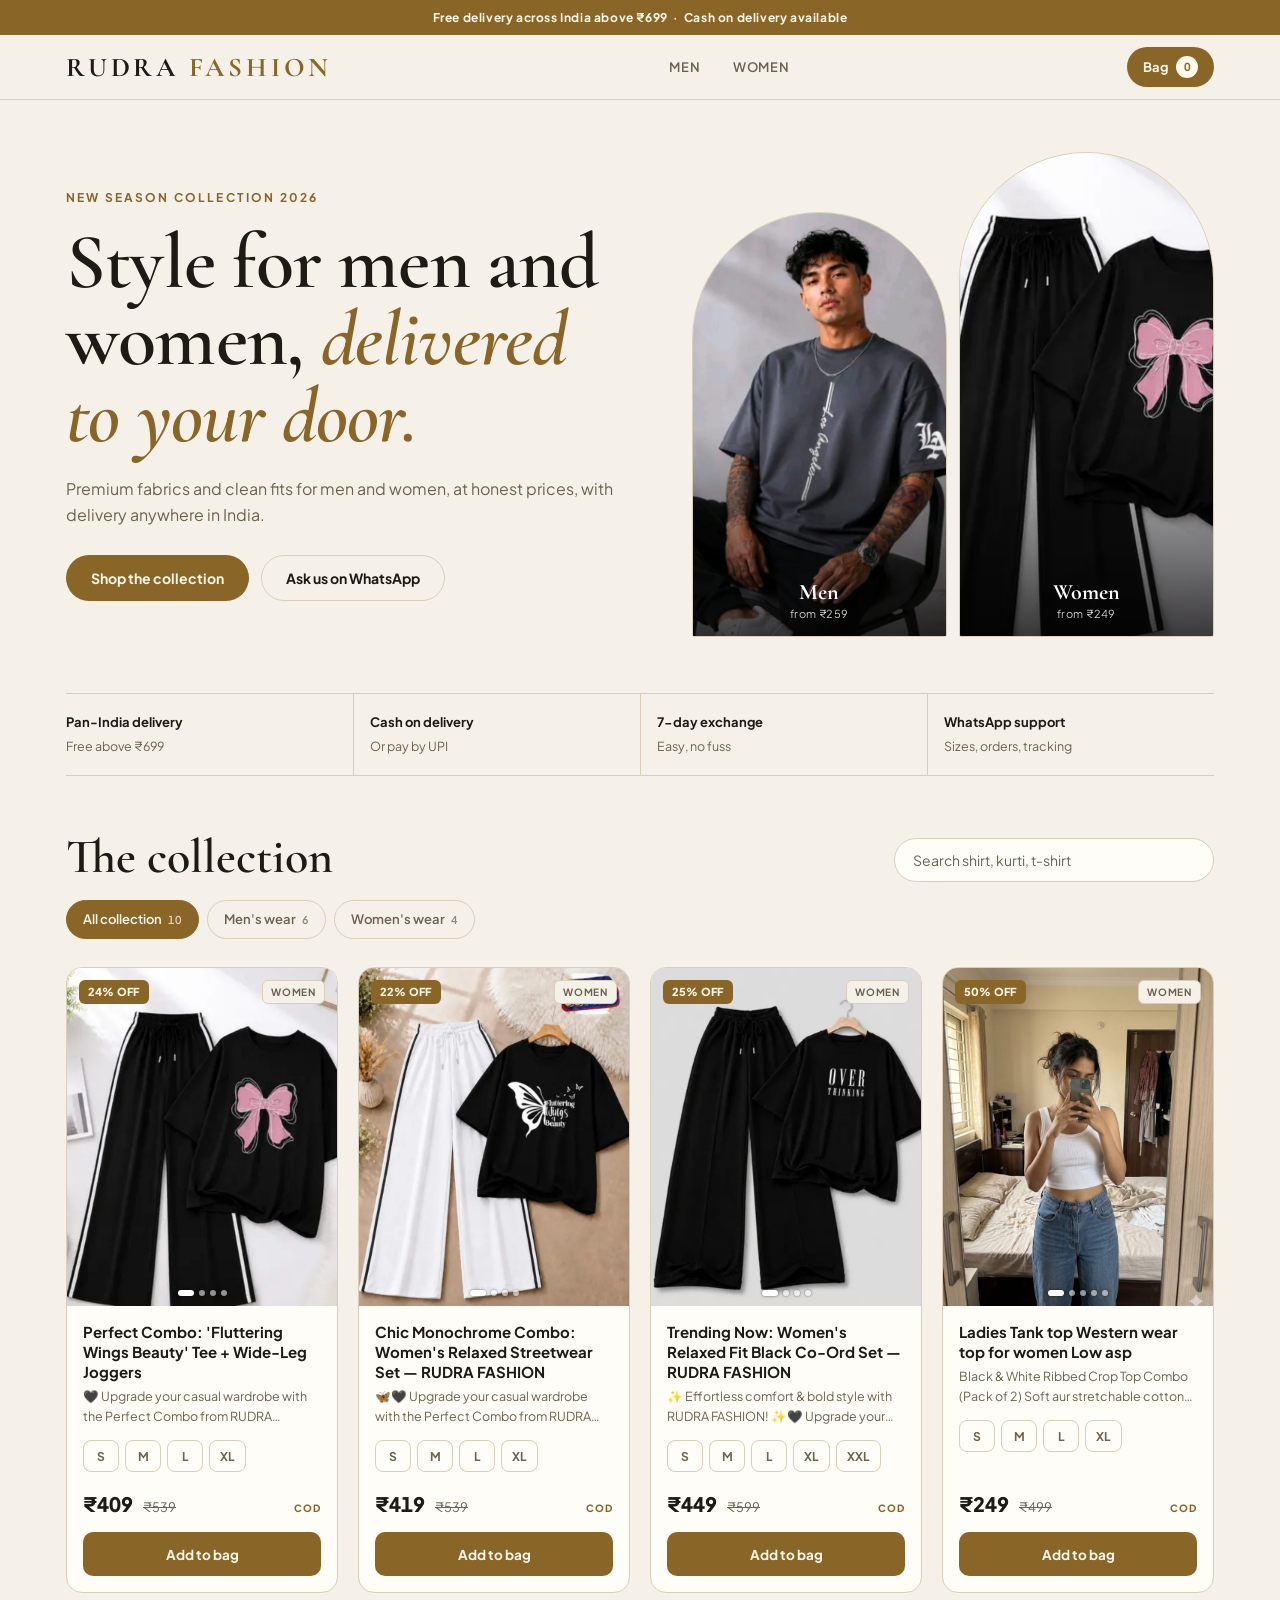
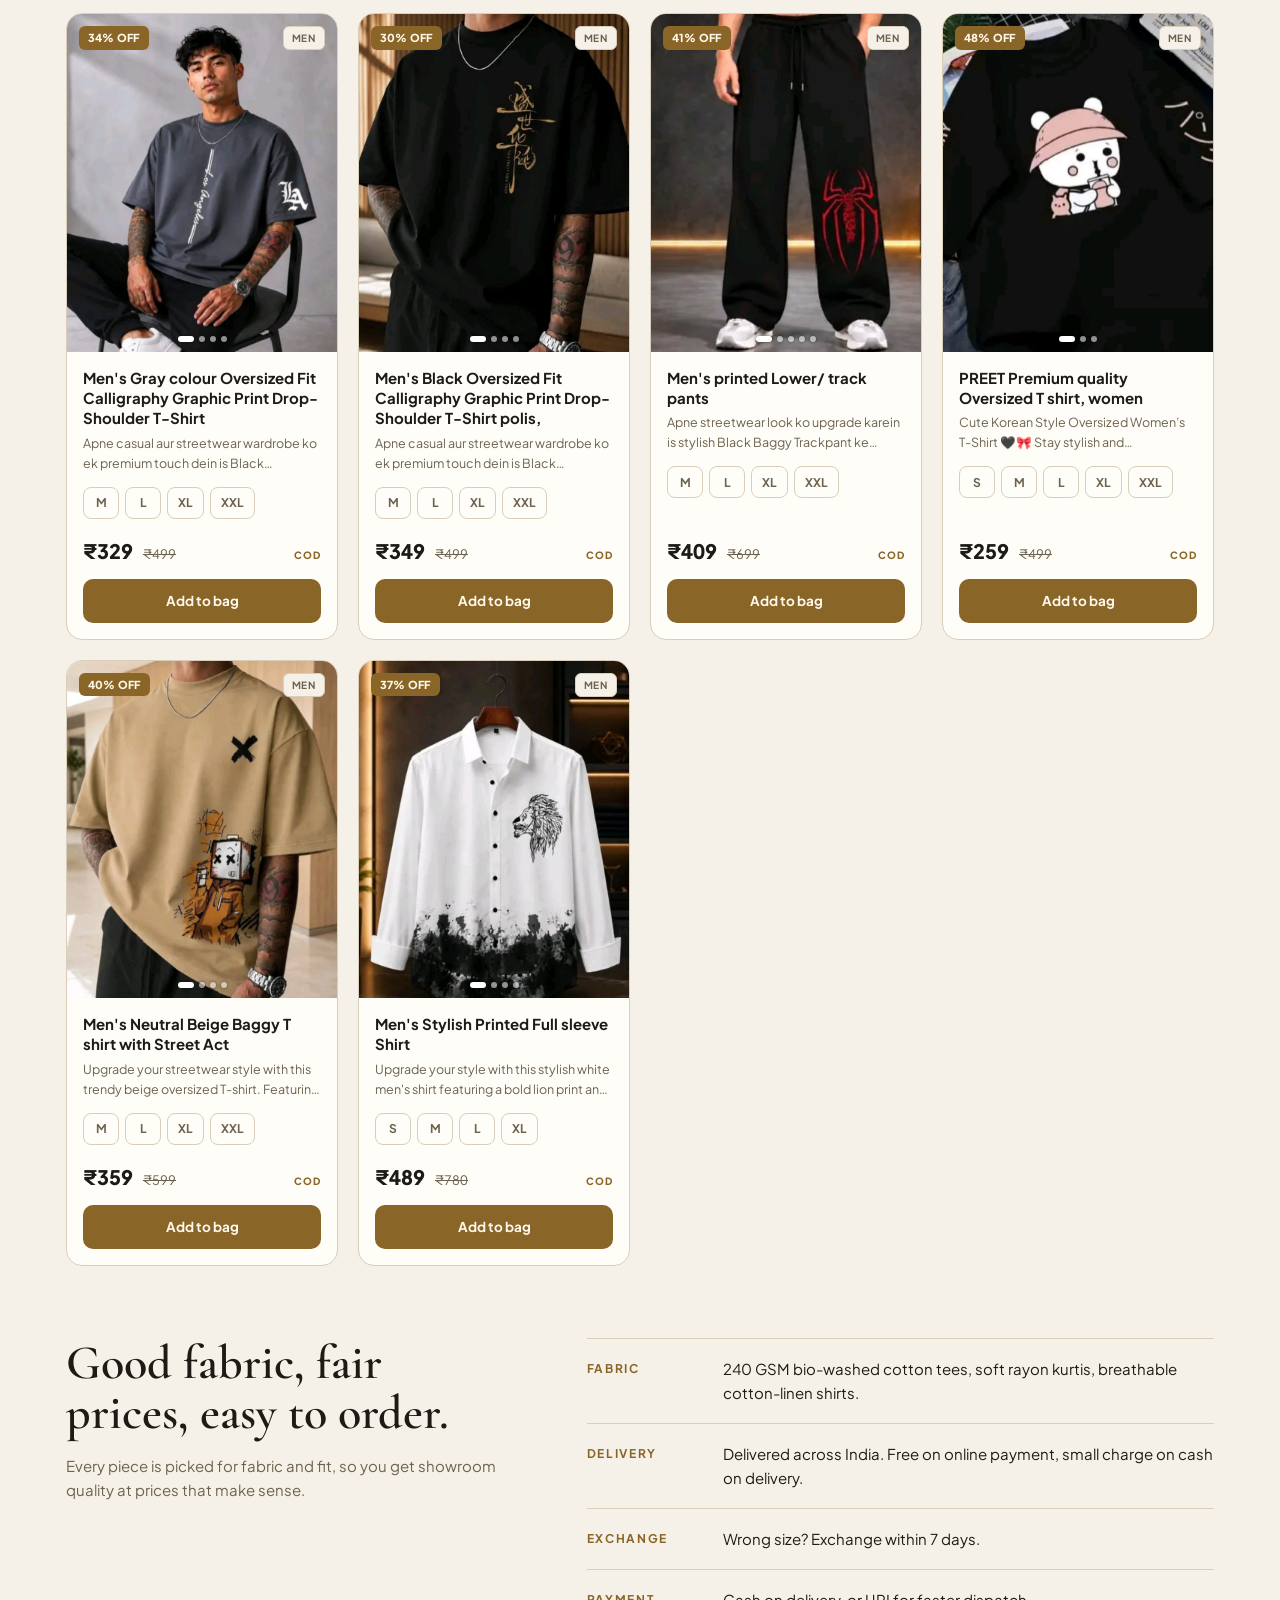
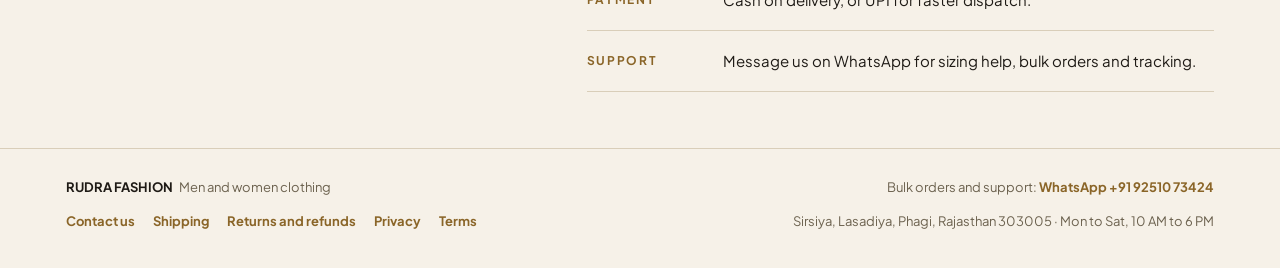
<file: index.html>
<!doctype html>
<html lang="en">
<head>
<meta charset="utf-8">
<meta http-equiv="Content-Security-Policy" content="object-src 'none'; base-uri 'self'; form-action 'self'">
<meta name="viewport" content="width=device-width, initial-scale=1, viewport-fit=cover">
<title>Rudra Fashion</title>
<link rel="preconnect" href="https://fonts.googleapis.com">
<link rel="preconnect" href="https://fonts.gstatic.com" crossorigin>
<link href="https://fonts.googleapis.com/css2?family=Cormorant+Garamond:ital,wght@0,600;0,700;1,600&family=Plus+Jakarta+Sans:wght@400;500;600;700;800&display=swap" rel="stylesheet">
<meta name="theme-color" content="#100e0c">
<meta name="description" content="Rudra Fashion: premium men and women clothing at honest prices. Free delivery across India above ₹699, cash on delivery, easy WhatsApp ordering.">
<link rel="canonical" href="https://rudra-fashion.github.io/RUDRA_FASHION/">
<meta property="og:type" content="website">
<meta property="og:site_name" content="Rudra Fashion">
<meta property="og:locale" content="en_IN">
<meta property="og:title" content="Rudra Fashion | Men and Women Clothing">
<meta property="og:description" content="Premium fits at honest prices. Free delivery above ₹699, cash on delivery, order on WhatsApp.">
<meta property="og:url" content="https://rudra-fashion.github.io/RUDRA_FASHION/">
<meta property="og:image" content="https://rudra-fashion.github.io/RUDRA_FASHION/og2.jpg?v=2">
<meta property="og:image:type" content="image/jpeg">
<meta property="og:image:width" content="1200">
<meta property="og:image:height" content="630">
<meta property="og:image:alt" content="Rudra Fashion, men and women clothing">
<meta name="twitter:card" content="summary_large_image">
<meta name="twitter:title" content="Rudra Fashion | Men and Women Clothing">
<meta name="twitter:description" content="Premium fits at honest prices. Free delivery above ₹699, cash on delivery, order on WhatsApp.">
<meta name="twitter:image" content="https://rudra-fashion.github.io/RUDRA_FASHION/og2.jpg?v=2">
<link rel="icon" type="image/png" href="icons/icon-192.png">
<link rel="apple-touch-icon" href="icons/icon-192.png">
<link rel="stylesheet" href="style.css?v=2">
<style>
  /* Product photo slider and fullscreen gallery */
  .art .slides { position: absolute; inset: 0; display: flex; overflow-x: auto; overflow-y: hidden; scroll-snap-type: x mandatory; scrollbar-width: none; -webkit-overflow-scrolling: touch; overscroll-behavior-x: contain; }
  .art .slides::-webkit-scrollbar { display: none; }
  .slide { position: relative; flex: 0 0 100%; scroll-snap-align: start; scroll-snap-stop: always; border: 0; padding: 0; background: none; cursor: zoom-in; }
  .art .off, .art .sold, .art .tag { z-index: 2; pointer-events: none; }
  .art .dots { position: absolute; left: 0; right: 0; bottom: 10px; z-index: 2; display: flex; justify-content: center; gap: 5px; pointer-events: none; }
  .art .dots i { width: 6px; height: 6px; border-radius: 999px; background: rgba(255,255,255,.55); box-shadow: 0 0 3px rgba(0,0,0,.5); transition: width .2s, background .2s; }
  .art .dots i.on { width: 16px; background: #fff; }
  .art .nav { position: absolute; top: 50%; z-index: 3; width: 32px; height: 32px; margin-top: -16px; border: 0; border-radius: 50%; background: rgba(0,0,0,.5); color: #fff; font-size: 22px; line-height: 1; padding: 0 0 3px; }
  .art .nav.prev { left: 8px; } .art .nav.next { right: 8px; }
  @media (hover: hover) { .art .nav { opacity: 0; transition: opacity .2s; } .card:hover .art .nav { opacity: 1; } }
  @media (hover: none) { .art .nav { display: none; } }

  .lb { position: fixed; inset: 0; z-index: 200; background: rgba(0,0,0,.95); display: flex; align-items: center; }
  .lb[hidden] { display: none; }
  .lb-track { display: flex; width: 100%; height: 100%; overflow-x: auto; scroll-snap-type: x mandatory; scrollbar-width: none; -webkit-overflow-scrolling: touch; }
  .lb-track::-webkit-scrollbar { display: none; }
  .lb-slide { flex: 0 0 100%; height: 100%; scroll-snap-align: center; scroll-snap-stop: always; display: grid; place-items: center; padding: calc(56px + env(safe-area-inset-top, 0px)) 12px calc(24px + env(safe-area-inset-bottom, 0px)); }
  .lb-slide img { max-width: 100%; max-height: 100%; object-fit: contain; border-radius: 8px; }
  .lb-x { position: absolute; top: calc(10px + env(safe-area-inset-top, 0px)); right: 12px; z-index: 2; width: 40px; height: 40px; border-radius: 50%; border: 1px solid rgba(255,255,255,.35); background: rgba(0,0,0,.5); color: #fff; font-size: 18px; }
  .lb-count { position: absolute; top: calc(20px + env(safe-area-inset-top, 0px)); left: 16px; z-index: 2; color: #fff; font-size: 13px; font-weight: 700; letter-spacing: .06em; }
  .lb-nav { position: absolute; top: 50%; z-index: 2; width: 44px; height: 44px; margin-top: -22px; border-radius: 50%; border: 1px solid rgba(255,255,255,.35); background: rgba(0,0,0,.5); color: #fff; font-size: 26px; line-height: 1; padding: 0 0 4px; }
  .lb-prev { left: 12px; } .lb-next { right: 12px; }
  .lb.single .lb-nav { display: none; }
  @media (hover: none) { .lb-nav { display: none; } }

  /* UPI app buttons */
  .upay { display: grid; gap: 10px; padding: 14px; border: 1px solid var(--line); border-radius: 12px; background: var(--surface-2); }
  .upay[hidden], .upay-apps[hidden], .upay-qr[hidden] { display: none; }
  .upay p { margin: 0; }
  .upay-t { font-size: 13px; font-weight: 700; }
  .upay-apps { display: grid; grid-template-columns: 1fr 1fr; gap: 8px; }
  .upay-app { display: flex; align-items: center; gap: 10px; min-height: 48px; padding: 6px 10px; border: 1px solid var(--line); border-radius: 10px; background: var(--surface); color: var(--fg); text-decoration: none; font-size: 13px; font-weight: 700; line-height: 1.2; }
  .upay-app.all { grid-column: 1 / -1; background: var(--fg); color: var(--bg); border-color: var(--fg); min-height: 52px; }
  .upay-paid { display: grid; gap: 8px; padding: 12px; border: 1px solid var(--brass); border-radius: 10px; background: var(--surface); }
  .upay-paid[hidden] { display: none; }
  .upay-paid div { display: flex; gap: 8px; }
  .upay-paid button { flex: 1; min-height: 44px; border-radius: 10px; border: 1px solid var(--line); background: var(--surface); color: var(--fg); font-weight: 700; }
  .upay-paid #paidYes { background: #1f8a4c; border-color: #1f8a4c; color: #fff; }
  .upay-app:hover { border-color: var(--brass); }
  .upay-app i { flex: none; width: 30px; height: 30px; border-radius: 8px; display: grid; place-items: center; color: #fff; font-style: normal; font-size: 13px; font-weight: 800; }
  .upay-qr { display: grid; justify-items: center; gap: 6px; }
  .upay-qr #upiQr { width: min(220px, 100%); aspect-ratio: 1; display: grid; place-items: center; background: #fff; border-radius: 10px; overflow: hidden; text-align: center; font-size: 12px; color: #555; padding: 4px; }
  .upay-qr #upiQr svg { width: 100%; height: 100%; display: block; }
  .upay-amt { font-size: 14px; font-weight: 800; color: var(--fg); }
  .upay-id, .upay-n, .upay-fb { font-size: 12px; color: var(--muted); }
  .upay-id b { color: var(--fg); font-variant-numeric: tabular-nums; }
  .upay-fb code { font: 700 12px/1.4 ui-monospace, Menlo, monospace; color: var(--fg); user-select: all; word-break: break-all; }
  .upay-fb button { margin-left: 4px; border: 0; background: none; color: var(--brass); font-size: 12px; font-weight: 700; text-decoration: underline; padding: 2px 4px; }
</style>
</head>
<body>
<svg width="0" height="0" style="position:absolute" aria-hidden="true" focusable="false">
  <defs>
    <linearGradient id="shade" x1="0" y1="0" x2="1" y2="1">
      <stop offset="0" stop-color="#fff" stop-opacity=".18"/>
      <stop offset=".55" stop-color="#000" stop-opacity="0"/>
      <stop offset="1" stop-color="#000" stop-opacity=".3"/>
    </linearGradient>
  </defs>
</svg>

<div class="topbar"><div class="wrap">Free delivery across India above ₹699 &nbsp;·&nbsp; Cash on delivery available</div></div>

<header>
  <div class="wrap head">
    <div class="brand">RUDRA <span>FASHION</span></div>
    <nav class="nav" aria-label="Categories">
      <button type="button" data-nav="Men">Men</button>
      <button type="button" data-nav="Women">Women</button>
    </nav>
    <button class="bag" id="bagBtn" type="button" aria-label="Open shopping bag">Bag <b id="cartCount">0</b></button>
  </div>
</header>

<main>
  <section class="wrap hero" aria-labelledby="heroTitle">
    <div>
      <p class="eyebrow">New season collection 2026</p>
      <h1 id="heroTitle">Style for men and women, <em>delivered to your door.</em></h1>
      <p class="lede">Premium fabrics and clean fits for men and women, at honest prices, with delivery anywhere in India.</p>
      <div class="cta">
        <a class="btn btn-primary" href="#shop" id="shopNow">Shop the collection</a>
        <a class="btn btn-ghost" id="heroWa" href="#" target="_blank" rel="noopener">Ask us on WhatsApp</a>
      </div>
    </div>
    <div class="arches" id="arches" role="group" aria-label="Shop by category"></div>
  </section>

  <div class="wrap">
    <div class="trust">
      <div><b>Pan-India delivery</b><span>Free above ₹699</span></div>
      <div><b>Cash on delivery</b><span>Or pay by UPI</span></div>
      <div><b>7-day exchange</b><span>Easy, no fuss</span></div>
      <div><b>WhatsApp support</b><span>Sizes, orders, tracking</span></div>
    </div>
  </div>

  <section class="wrap shop" id="shop" aria-labelledby="shopTitle">
    <div class="shop-head">
      <h2 id="shopTitle">The collection</h2>
      <input class="search" id="searchInput" type="search" placeholder="Search shirt, kurti, t-shirt" aria-label="Search outfits" autocomplete="off">
    </div>
    <div class="chips" id="chips" role="group" aria-label="Filter by category"></div>
    <div class="grid" id="productGrid" aria-live="polite"></div>
  </section>

  <!-- Add real customer reviews here once you have them. -->
  <section class="wrap why" aria-labelledby="whyTitle">
    <div>
      <h2 id="whyTitle">Good fabric, fair prices, easy to order.</h2>
      <p>Every piece is picked for fabric and fit, so you get showroom quality at prices that make sense.</p>
    </div>
    <dl class="specs">
      <div><dt>Fabric</dt><dd>240 GSM bio-washed cotton tees, soft rayon kurtis, breathable cotton-linen shirts.</dd></div>
      <div><dt>Delivery</dt><dd>Delivered across India. Free on online payment, small charge on cash on delivery.</dd></div>
      <div><dt>Exchange</dt><dd>Wrong size? Exchange within 7 days.</dd></div>
      <div><dt>Payment</dt><dd>Cash on delivery, or UPI for faster dispatch.</dd></div>
      <div><dt>Support</dt><dd>Message us on WhatsApp for sizing help, bulk orders and tracking.</dd></div>
    </dl>
  </section>
</main>

<footer>
  <div class="wrap foot">
    <span><strong style="color:var(--fg)">RUDRA FASHION</strong> &nbsp; Men and women clothing</span>
    <span>Bulk orders and support: <a id="footWa" href="#" target="_blank" rel="noopener">WhatsApp +91 92510 73424</a></span>
  </div>
  <div class="wrap foot" style="margin-top:14px">
    <nav aria-label="Policies" style="display:flex;flex-wrap:wrap;gap:6px 18px"><a href="policies.html#contact">Contact us</a><a href="policies.html#shipping">Shipping</a><a href="policies.html#returns">Returns and refunds</a><a href="policies.html#privacy">Privacy</a><a href="policies.html#terms">Terms</a></nav>
    <span>Sirsiya, Lasadiya, Phagi, Rajasthan 303005 · Mon to Sat, 10 AM to 6 PM</span>
  </div>
</footer>

<div class="overlay" id="overlay"></div>
<aside class="drawer" id="drawer" role="dialog" aria-modal="true" aria-labelledby="drawerTitle">
  <div class="d-head">
    <h3 id="drawerTitle">Your bag</h3>
    <button class="x" id="closeBtn" type="button" aria-label="Close bag">✕</button>
  </div>
  <div class="d-body">
    <div class="ship" id="ship"></div>
    <div id="cartItems"></div>
    <form class="form" id="orderForm" novalidate>
      <div class="field" id="fName">
        <label for="custName">Full name</label>
        <input id="custName" type="text" autocomplete="name" placeholder="Your full name">
        <p class="err" hidden>Please enter your name.</p>
      </div>
      <div class="field" id="fPhone">
        <label for="custPhone">WhatsApp number</label>
        <input id="custPhone" type="tel" inputmode="numeric" autocomplete="tel" placeholder="10-digit mobile number">
        <p class="err" hidden>Enter a valid 10-digit mobile number.</p>
      </div>
      <div class="field" id="fAddr">
        <label for="custAddress">Delivery address and pincode</label>
        <input id="custAddress" type="text" autocomplete="street-address" placeholder="House no, street, city, pincode">
        <p class="err" hidden>Please enter your full address with pincode.</p>
      </div>
      <div class="field">
        <label for="payMode">Payment</label>
        <select id="payMode">
          <option value="COD">Cash on delivery</option>
          <option value="UPI">UPI (PhonePe, Google Pay, Paytm)</option>
        </select>
      </div>
      <div class="upay" id="upiBox" hidden>
        <div class="upay-qr">
          <p class="upay-t">QR scan karke pay karo (PhonePe / Paytm / GPay / koi bhi UPI app)</p>
          <div id="upiQr"></div>
          <p class="upay-amt" id="upiAmt"></p>
          <p class="upay-n">Isi phone par ho? QR ka screenshot lo, UPI app me Scan &gt; gallery icon se woh screenshot chuno.</p>
        </div>
        <p class="upay-t" id="upiAppsT">Apni UPI app chuno. Amount apne aap bhar jayega.</p>
        <div class="upay-apps">
          <a class="upay-app all" data-upi="any" href="#"><i style="background:#2d6a4f">₹</i>Saari UPI apps ki list kholo</a>
          <a class="upay-app" data-upi="phonepe" href="#"><i style="background:#5f259f">Pe</i>PhonePe</a>
          <a class="upay-app" data-upi="gpay" href="#"><i style="background:#1a73e8">G</i>Google Pay</a>
          <a class="upay-app" data-upi="paytm" href="#"><i style="background:#00b9f1">P</i>Paytm</a>
        </div>
        <div class="upay-paid" id="paidAsk" hidden>
          <p class="upay-t">Payment ho gaya?</p>
          <div><button type="button" id="paidYes">Haan, order bhejo</button><button type="button" id="paidNo">Abhi nahi</button></div>
        </div>
        <p class="upay-id">Order ID: <b id="orderIdText"></b></p>
        <p class="upay-n">Payment ke baad neeche "Confirm order on WhatsApp" dabao aur payment ka screenshot bhejo.</p>
        <p class="upay-fb">App nahi khuli? UPI ID <code id="upiText"></code> <button type="button" id="copyUpi">Copy</button></p>
      </div>
    </form>
  </div>
  <div class="d-foot">
    <div class="sum"><span>Subtotal</span><span id="subTotal">₹0</span></div>
    <div class="sum"><span>Delivery</span><span id="delivery">Free</span></div>
    <div class="sum total"><span>Total</span><span id="cartTotal">₹0</span></div>
    <button class="wa" id="orderBtn" type="button">Confirm order on WhatsApp</button>
    <div class="done" id="done" hidden>
      Your order message is ready. WhatsApp should open in a new tab. If it does not, <a id="waLink" href="#" target="_blank" rel="noopener">open WhatsApp here</a> and press send.
    </div>
  </div>
</aside>

<div class="lb" id="lb" hidden role="dialog" aria-modal="true" aria-label="Photos">
  <button class="lb-x" id="lbClose" type="button" aria-label="Band karo">✕</button>
  <span class="lb-count" id="lbCount"></span>
  <div class="lb-track" id="lbTrack"></div>
  <button class="lb-nav lb-prev" type="button" data-lb="-1" aria-label="Pichli photo">‹</button>
  <button class="lb-nav lb-next" type="button" data-lb="1" aria-label="Agli photo">›</button>
</div>

<div class="toast" id="toast" role="status"></div>

<script src="app.js?v=8"></script>
<script src="pay.js?v=1"></script>
<script src="product.js?v=1"></script>
</body>
</html>
</file>
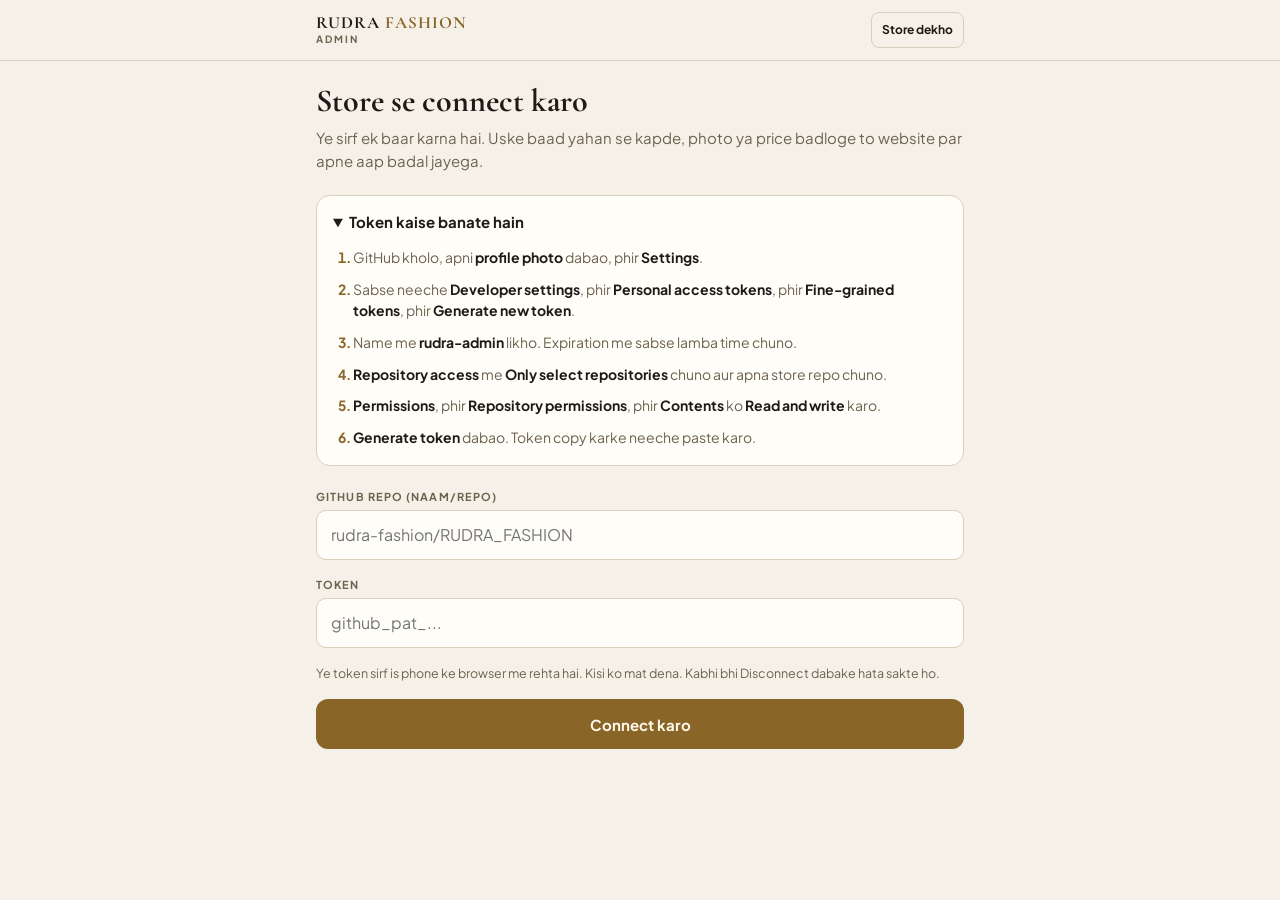
<file: admin.html>
<!doctype html>
<html lang="en">
<head>
<meta charset="utf-8">
<meta http-equiv="Content-Security-Policy" content="object-src 'none'; base-uri 'self'; form-action 'self'">
<script>if(top!==self)top.location=self.location</script>
<meta name="viewport" content="width=device-width, initial-scale=1, viewport-fit=cover">
<meta name="robots" content="noindex, nofollow">
<meta name="theme-color" content="#100e0c">
<title>Rudra Fashion Admin</title>
<link rel="preconnect" href="https://fonts.googleapis.com">
<link rel="preconnect" href="https://fonts.gstatic.com" crossorigin>
<link href="https://fonts.googleapis.com/css2?family=Cormorant+Garamond:wght@600;700&family=Plus+Jakarta+Sans:wght@400;500;600;700;800&display=swap" rel="stylesheet">
<link rel="manifest" href="admin-app.json">
<link rel="icon" type="image/png" href="icons/icon-192.png">
<link rel="apple-touch-icon" href="icons/icon-192.png">
<link rel="stylesheet" href="admin.css?v=3">
<style>
  .pgrid { display: grid; grid-template-columns: repeat(3, 1fr); gap: 10px; }
  .pcell, .padd { position: relative; aspect-ratio: 4 / 5; border-radius: 12px; overflow: hidden; background: var(--surface-2); border: 1px solid var(--line); }
  .pcell img { width: 100%; height: 100%; object-fit: cover; display: block; }
  .pfirst { position: absolute; left: 6px; bottom: 6px; background: var(--brass); color: var(--brass-ink); font-size: 11px; font-weight: 800; padding: 3px 8px; border-radius: 6px; }
  .pmk { position: absolute; left: 6px; right: 6px; bottom: 6px; min-height: 30px; border: 0; border-radius: 6px; background: rgba(0,0,0,.65); color: #fff; font-size: 11px; font-weight: 700; }
  .pdel { position: absolute; top: 6px; right: 6px; width: 30px; height: 30px; border: 0; border-radius: 50%; background: rgba(0,0,0,.7); color: #fff; font-size: 20px; line-height: 1; padding: 0 0 2px; }
  .padd { display: grid; place-content: center; justify-items: center; gap: 2px; border-style: dashed; color: var(--muted); cursor: pointer; font-size: 12px; font-weight: 700; text-align: center; }
  .padd b { font-size: 30px; line-height: 1; color: var(--brass); font-weight: 400; }
  .pcount { color: var(--muted); font-size: 12.5px; }
  .head { flex-wrap: wrap; gap: 6px 12px; padding-block: 8px; }
  .brand { font-size: 17px; letter-spacing: .06em; }
  .cfg { margin: 14px 0; border: 1px solid var(--line); border-radius: 12px; padding: 4px 14px 14px; background: var(--surface); }
  .cfg summary { min-height: 44px; display: flex; align-items: center; font-weight: 700; cursor: pointer; }
  .cfg h3 { margin: 18px 0 6px; font-size: 15px; }
  .cfg input { width: 100%; min-width: 0; }
  .ord { border: 1px solid var(--line); border-radius: 10px; padding: 10px; margin-top: 10px; display: grid; gap: 4px; font-size: 14px; overflow-wrap: anywhere; }
  .ord.paid { border-color: #1f8a4c; } .ord .ost { font-weight: 800; }
  .ord.paid .ost { color: #1f8a4c; }
  .hbtns { gap: 6px; }
  .hbtns .mini { padding: 0 10px; font-size: 12px; }
  .field input.vh { width: 1px; height: 1px; padding: 0; border: 0; }
  .notice, #list, .prow, .pinfo { min-width: 0; }
  .tools { margin-top: 28px; padding-top: 18px; border-top: 1px solid var(--line); display: grid; gap: 8px; justify-items: start; }
</style>
</head>
<body>
<header>
  <div class="wrap head">
    <div class="brand">RUDRA <span>FASHION</span><small>Admin</small></div>
    <div class="hbtns">
      <a class="mini" id="storeLink" href="./" target="_blank" rel="noopener">Store dekho</a>
      <button class="mini" id="disc" type="button" hidden>Disconnect</button>
    </div>
  </div>
</header>

<main class="wrap">

  <!-- Connect -->
  <section id="setup" hidden>
    <h1>Store se connect karo</h1>
    <p class="lead">Ye sirf ek baar karna hai. Uske baad yahan se kapde, photo ya price badloge to website par apne aap badal jayega.</p>
    <details class="steps" open>
      <summary>Token kaise banate hain</summary>
      <ol>
        <li>GitHub kholo, apni <b>profile photo</b> dabao, phir <b>Settings</b>.</li>
        <li>Sabse neeche <b>Developer settings</b>, phir <b>Personal access tokens</b>, phir <b>Fine-grained tokens</b>, phir <b>Generate new token</b>.</li>
        <li>Name me <b>rudra-admin</b> likho. Expiration me sabse lamba time chuno.</li>
        <li><b>Repository access</b> me <b>Only select repositories</b> chuno aur apna store repo chuno.</li>
        <li><b>Permissions</b>, phir <b>Repository permissions</b>, phir <b>Contents</b> ko <b>Read and write</b> karo.</li>
        <li><b>Generate token</b> dabao. Token copy karke neeche paste karo.</li>
      </ol>
    </details>
    <form id="setupForm" class="stack" novalidate>
      <div class="field"><label for="repoIn">GitHub repo (naam/repo)</label><input id="repoIn" type="text" autocapitalize="off" autocomplete="off" spellcheck="false" placeholder="rudra-fashion/RUDRA_FASHION"></div>
      <div class="field"><label for="tokenIn">Token</label><input id="tokenIn" type="password" autocapitalize="off" autocomplete="off" spellcheck="false" placeholder="github_pat_..."></div>
      <p class="hint">Ye token sirf is phone ke browser me rehta hai. Kisi ko mat dena. Kabhi bhi Disconnect dabake hata sakte ho.</p>
      <p class="err" id="setupErr" hidden></p>
      <button class="btn btn-primary block" id="connectBtn" type="submit">Connect karo</button>
    </form>
  </section>

  <!-- Product list -->
  <section id="home" hidden>
    <div class="notice" id="notice" hidden>
      <span id="noticeText"></span><a id="noticeLink" href="./" target="_blank" rel="noopener">Store kholo</a>
    </div>
    <button class="btn btn-primary block" id="addNew" type="button">+ Naya kapda jodo</button>
    <details class="cfg" id="cfg">
      <summary>Settings: delivery, Razorpay aur online orders</summary>
      <h3>Delivery charge</h3>
      <p class="hint">Ye charge sirf Cash on delivery par lagta hai. Online payment par delivery hamesha free.</p>
      <div class="two">
        <div class="field"><label for="cfCod">COD delivery charge (₹)</label><input id="cfCod" type="number" inputmode="numeric" min="0" placeholder="60"></div>
        <div class="field"><label for="cfFree">Free delivery (₹ se upar)</label><input id="cfFree" type="number" inputmode="numeric" min="0" placeholder="699"></div>
      </div>
      <button class="mini" id="cfSaveDel" type="button">Delivery save karo</button>
      <h3>Razorpay (online payment)</h3>
      <p class="hint">Pehle TEST keys (rzp_test_) se try karo. Key Secret sirf aapke payment server me jata hai, website ya GitHub me nahi.</p>
      <div class="field"><label for="cfApi">Payment server ka link</label><input id="cfApi" type="url" placeholder="https://rudra-pay.aapka-naam.workers.dev"></div>
      <div class="field"><label for="cfPass">Admin password (server ka)</label><input id="cfPass" type="password" autocomplete="off"></div>
      <div class="field"><label for="cfKey">Razorpay Key ID</label><input id="cfKey" type="text" autocomplete="off" placeholder="rzp_test_xxxxxxxx"></div>
      <div class="field"><label for="cfSecret">Razorpay Key Secret</label><input id="cfSecret" type="password" autocomplete="off" placeholder="Save ke baad yahan khali dikhega"></div>
      <div class="field"><label for="cfWh">Webhook secret (zaroori nahi, par achha hai)</label><input id="cfWh" type="password" autocomplete="off"></div>
      <button class="mini" id="cfSaveKeys" type="button">Razorpay save karo</button>
      <p class="hint" id="cfState"></p>
      <p class="status" id="cfMsg" hidden></p>
      <h3>Online orders</h3>
      <button class="mini" id="ordLoad" type="button">Orders dekho</button> <button class="mini" id="ordSync" type="button">Razorpay se check karo</button>
      <div id="ordList"></div>
      <button class="mini" id="ordMore" type="button" hidden>Aur purane orders</button>
    </details>
    <p class="count" id="count"></p>
    <div id="list"></div>
    <div class="tools">
      <button class="mini" id="regenOg" type="button">WhatsApp preview naya banao</button>
      <p class="hint">Link bhejne par WhatsApp me jo shop ka naam aur photo dikhti hai, use naye kapdon ke saath update karta hai.</p>
    </div>
  </section>

  <!-- Add / edit -->
  <form id="editor" class="stack" hidden novalidate>
    <h2 class="a-title" id="editTitle">Naya kapda</h2>
    <div class="field">
      <span class="label">Photos (kam se kam 4, zyada se zyada 6)</span>
      <div class="pgrid" id="pgrid"></div>
      <input id="pfPhoto" type="file" accept="image/*" multiple class="vh">
      <p class="pcount" id="pcount"></p>
      <p class="hint">Pehli photo store par sabse pehle dikhti hai. Seedhi (portrait) photo lo: aage se, peeche se, fabric close-up aur pehne hue. Photo automatic chhoti ho jati hai.</p>
    </div>
    <div class="field"><label for="pfName">Naam</label><input id="pfName" type="text" maxlength="80" placeholder="Jaise: Men's Cotton Polo T-shirt"></div>
    <div class="field">
      <span class="label">Category</span>
      <div class="seg" id="pfCat">
        <button type="button" data-pcat="Men" aria-pressed="false">Men</button>
        <button type="button" data-pcat="Women" aria-pressed="false">Women</button>
      </div>
    </div>
    <div class="two">
      <div class="field"><label for="pfPrice">Bechne ka price (₹)</label><input id="pfPrice" type="number" inputmode="numeric" min="1" placeholder="499"></div>
      <div class="field"><label for="pfMrp">MRP (₹), zaroori nahi</label><input id="pfMrp" type="number" inputmode="numeric" min="1" placeholder="999"></div>
    </div>
    <p class="hint" id="discHint"></p>
    <div class="field"><label for="pfDesc">Description</label><textarea id="pfDesc" maxlength="160" placeholder="Fabric, fit, kiske liye hai"></textarea></div>
    <div class="field">
      <span class="label">Sizes jo available hain</span>
      <div class="seg" id="pfKind" style="margin-bottom:10px">
        <button type="button" data-pkind="std" aria-pressed="true">Kapde: S, M, L, XL</button>
        <button type="button" data-pkind="pant" aria-pressed="false">Jeans / Pant: 28 se 36</button>
      </div>
      <div class="sizes" id="pfSizes"></div>
      <div class="add-size"><input id="pfCustom" type="text" maxlength="8" placeholder="Doosra size, jaise 28 ya Free" style="height:46px;padding:0 14px;border-radius:10px;border:1px solid var(--line);background:var(--surface);font-size:16px"><button class="mini" id="pfAddSize" type="button">Jodo</button></div>
    </div>
    <label class="check"><input id="pfSold" type="checkbox"> Sold out hai</label>
    <p class="err" id="pfErr" hidden></p>
    <p class="status" id="status" role="status" hidden></p>
    <div class="a-actions">
      <button class="btn btn-primary" id="pfSave" type="submit">Save karo</button>
      <button class="btn btn-ghost" id="pfCancel" type="button">Wapas</button>
    </div>
    <button class="linkdel" id="pfDelete" type="button" hidden>Ye kapda hata do</button>
  </form>
</main>

<div class="toast" id="toast" role="status"></div>

<script src="assets.js?v=2"></script>
<script src="admin.js?v=7"></script>
<script src="admin2.js?v=2"></script>
</body>
</html>
</file>
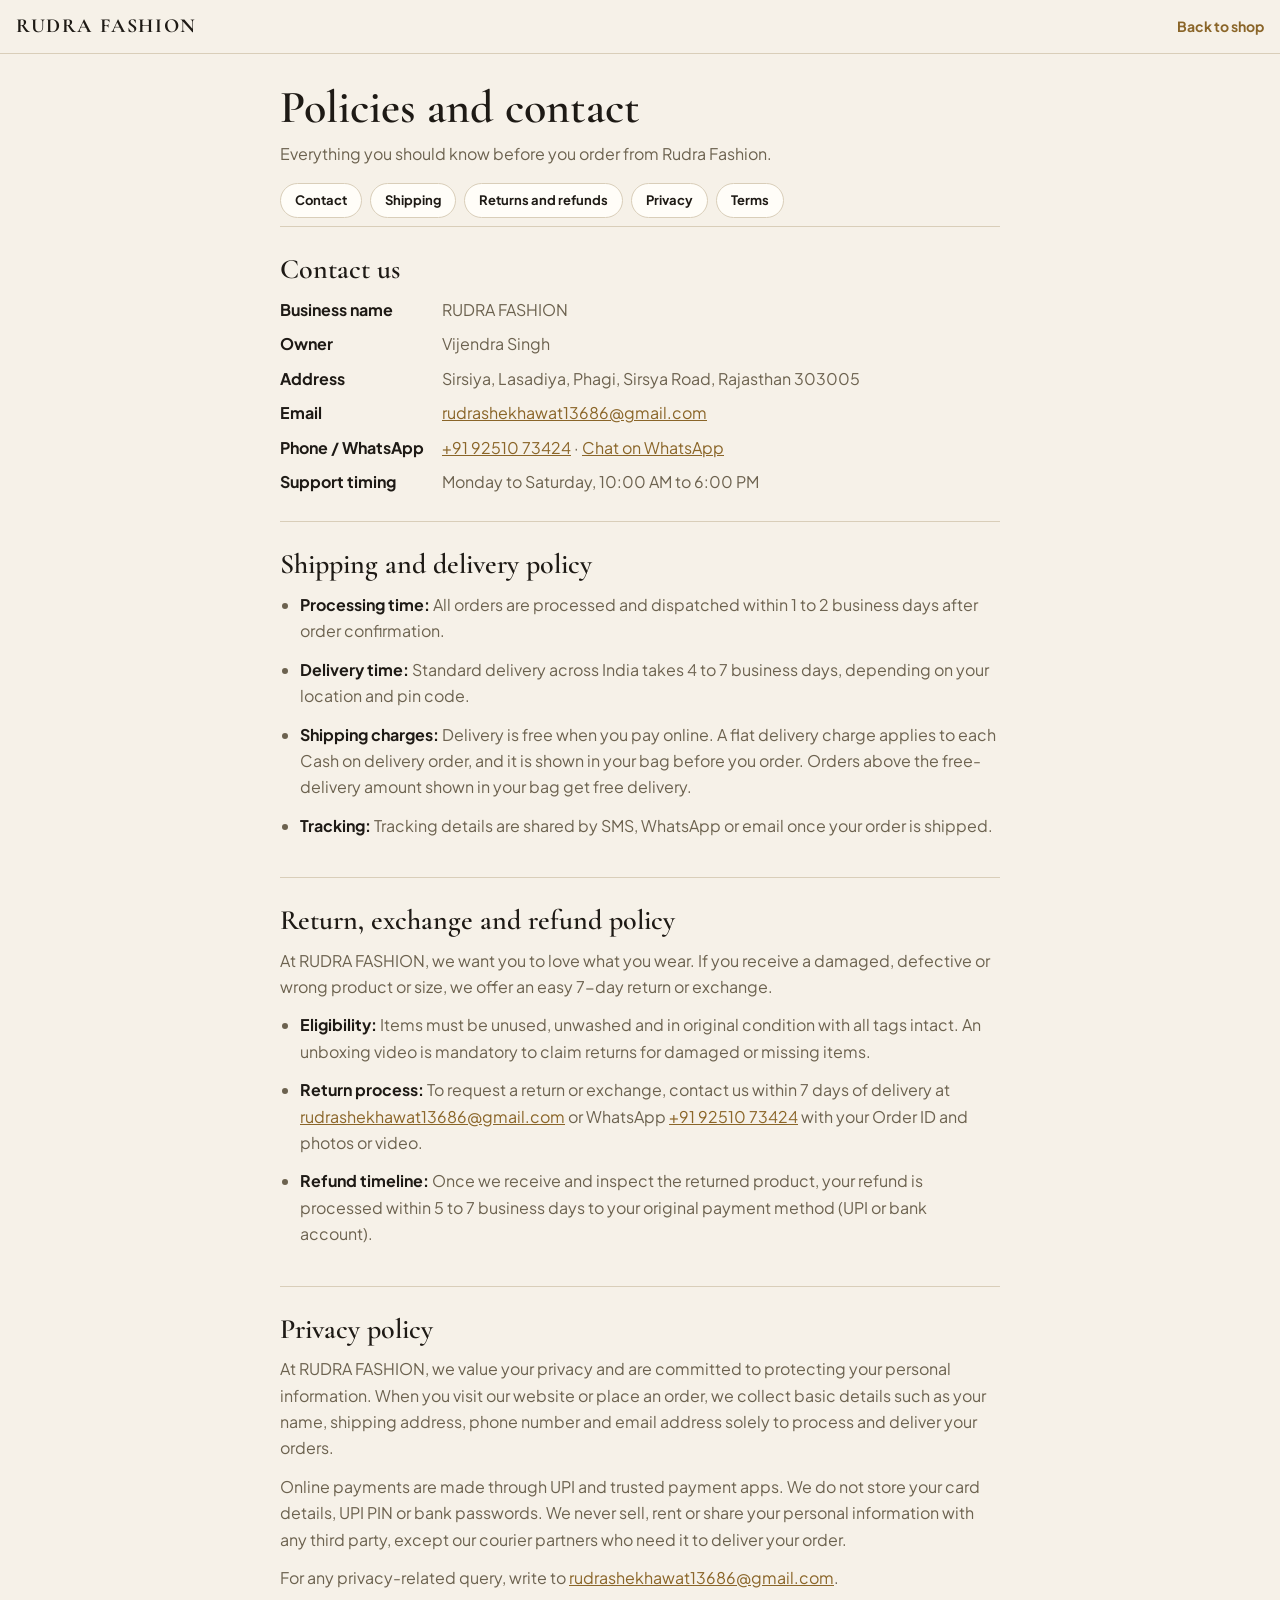
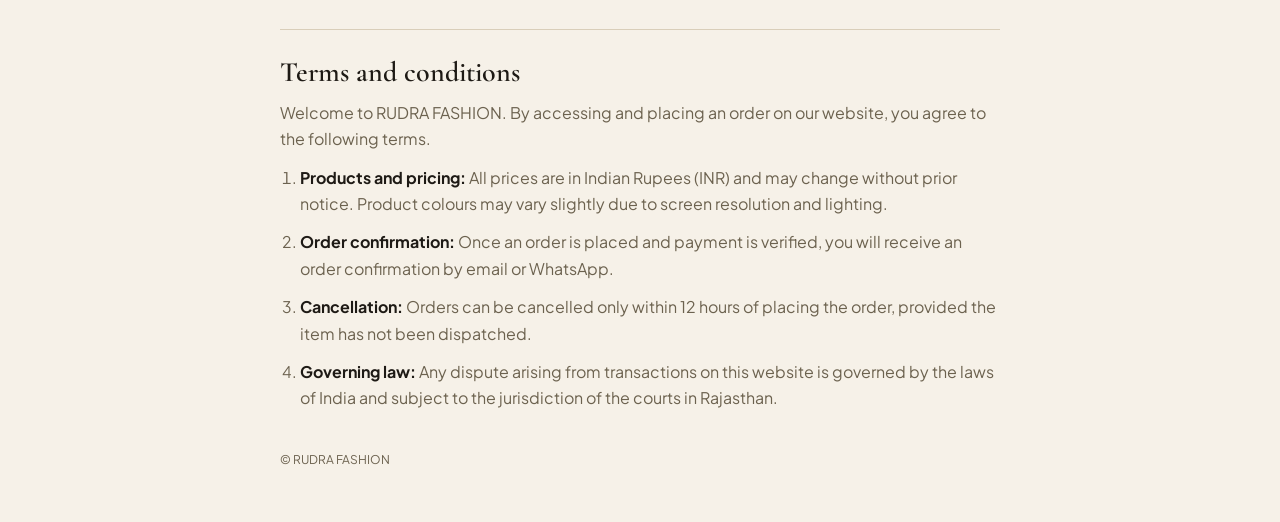
<file: policies.html>
<!doctype html>
<html lang="en">
<head>
<meta charset="utf-8">
<meta name="viewport" content="width=device-width, initial-scale=1, viewport-fit=cover">
<title>Policies | Rudra Fashion</title>
<link rel="preconnect" href="https://fonts.googleapis.com">
<link rel="preconnect" href="https://fonts.gstatic.com" crossorigin>
<link href="https://fonts.googleapis.com/css2?family=Cormorant+Garamond:ital,wght@0,600;0,700;1,600&family=Plus+Jakarta+Sans:wght@400;500;600;700;800&display=swap" rel="stylesheet">
<meta name="theme-color" content="#100e0c">
<meta name="description" content="Rudra Fashion contact details, privacy policy, terms, return and refund policy, and shipping policy.">
<link rel="icon" type="image/png" href="icons/icon-192.png">
<style>
  *{box-sizing:border-box}
  :root{--bg:#100e0c;--surface:#1a1714;--line:#362f28;--fg:#f3ece1;--muted:#a99f90;--brass:#c9a25f;--display:'Cormorant Garamond',Georgia,serif;--body:'Plus Jakarta Sans',system-ui,-apple-system,'Segoe UI',Roboto,sans-serif;color-scheme:dark}
  @media (prefers-color-scheme:light){:root:not([data-theme="dark"]){--bg:#f6f1e8;--surface:#fffdf8;--line:#d9ceb9;--fg:#1e1a15;--muted:#6c624f;--brass:#8a6528;color-scheme:light}}
  html{scroll-behavior:smooth;scroll-padding-top:70px}
  body{margin:0;background:var(--bg);color:var(--fg);font:16px/1.65 var(--body);padding-left:max(16px,env(safe-area-inset-left,0px));padding-right:max(16px,env(safe-area-inset-right,0px));padding-bottom:40px}
  a{color:var(--brass)}
  .top{position:sticky;top:0;z-index:5;background:var(--bg);border-bottom:1px solid var(--line);margin:0 calc(-1 * max(16px,env(safe-area-inset-left,0px)));padding:10px max(16px,env(safe-area-inset-left,0px));display:flex;gap:12px;align-items:center;justify-content:space-between}
  .top b{font-family:var(--display);font-size:20px;letter-spacing:.08em}
  .top a{font-size:14px;font-weight:700;text-decoration:none}
  main{max-width:720px;margin:0 auto}
  h1{font:600 clamp(32px,8vw,46px)/1.1 var(--display);margin:28px 0 8px;text-wrap:balance}
  h2{font:600 28px/1.2 var(--display);margin:0 0 10px}
  p,li{color:var(--muted);margin:0 0 12px}
  strong{color:var(--fg)}
  .nav{display:flex;flex-wrap:wrap;gap:8px;margin:16px 0 8px}
  .nav a{border:1px solid var(--line);border-radius:999px;padding:6px 14px;font-size:13px;font-weight:700;text-decoration:none;color:var(--fg);background:var(--surface)}
  section{padding:26px 0;border-top:1px solid var(--line)}
  ol,ul{padding-left:20px;margin:0 0 12px}
  dl{display:grid;grid-template-columns:max-content 1fr;gap:8px 18px;margin:0}
  dt{color:var(--fg);font-weight:700}
  dd{margin:0;color:var(--muted);min-width:0;overflow-wrap:anywhere}
  @media (max-width:480px){dl{grid-template-columns:1fr;gap:0}dd{margin-bottom:12px}}
  .upd{font-size:12px}
</style>
</head>
<body>
<div class="top"><b>RUDRA FASHION</b><a href="./">Back to shop</a></div>
<main>
  <h1>Policies and contact</h1>
  <p>Everything you should know before you order from Rudra Fashion.</p>
  <nav class="nav" aria-label="Sections">
    <a href="#contact">Contact</a><a href="#shipping">Shipping</a><a href="#returns">Returns and refunds</a><a href="#privacy">Privacy</a><a href="#terms">Terms</a>
  </nav>

  <section id="contact">
    <h2>Contact us</h2>
    <dl>
      <dt>Business name</dt><dd>RUDRA FASHION</dd>
      <dt>Owner</dt><dd>Vijendra Singh</dd>
      <dt>Address</dt><dd>Sirsiya, Lasadiya, Phagi, Sirsya Road, Rajasthan 303005</dd>
      <dt>Email</dt><dd><a href="mailto:rudrashekhawat13686@gmail.com">rudrashekhawat13686@gmail.com</a></dd>
      <dt>Phone / WhatsApp</dt><dd><a href="tel:+919251073424">+91 92510 73424</a> · <a href="https://wa.me/919251073424" target="_blank" rel="noopener">Chat on WhatsApp</a></dd>
      <dt>Support timing</dt><dd>Monday to Saturday, 10:00 AM to 6:00 PM</dd>
    </dl>
  </section>

  <section id="shipping">
    <h2>Shipping and delivery policy</h2>
    <ul>
      <li><strong>Processing time:</strong> All orders are processed and dispatched within 1 to 2 business days after order confirmation.</li>
      <li><strong>Delivery time:</strong> Standard delivery across India takes 4 to 7 business days, depending on your location and pin code.</li>
      <li><strong>Shipping charges:</strong> Delivery is free when you pay online. A flat delivery charge applies to each Cash on delivery order, and it is shown in your bag before you order. Orders above the free-delivery amount shown in your bag get free delivery.</li>
      <li><strong>Tracking:</strong> Tracking details are shared by SMS, WhatsApp or email once your order is shipped.</li>
    </ul>
  </section>

  <section id="returns">
    <h2>Return, exchange and refund policy</h2>
    <p>At RUDRA FASHION, we want you to love what you wear. If you receive a damaged, defective or wrong product or size, we offer an easy 7-day return or exchange.</p>
    <ul>
      <li><strong>Eligibility:</strong> Items must be unused, unwashed and in original condition with all tags intact. An unboxing video is mandatory to claim returns for damaged or missing items.</li>
      <li><strong>Return process:</strong> To request a return or exchange, contact us within 7 days of delivery at <a href="mailto:rudrashekhawat13686@gmail.com">rudrashekhawat13686@gmail.com</a> or WhatsApp <a href="https://wa.me/919251073424" target="_blank" rel="noopener">+91 92510 73424</a> with your Order ID and photos or video.</li>
      <li><strong>Refund timeline:</strong> Once we receive and inspect the returned product, your refund is processed within 5 to 7 business days to your original payment method (UPI or bank account).</li>
    </ul>
  </section>

  <section id="privacy">
    <h2>Privacy policy</h2>
    <p>At RUDRA FASHION, we value your privacy and are committed to protecting your personal information. When you visit our website or place an order, we collect basic details such as your name, shipping address, phone number and email address solely to process and deliver your orders.</p>
    <p>Online payments are made through UPI and trusted payment apps. We do not store your card details, UPI PIN or bank passwords. We never sell, rent or share your personal information with any third party, except our courier partners who need it to deliver your order.</p>
    <p>For any privacy-related query, write to <a href="mailto:rudrashekhawat13686@gmail.com">rudrashekhawat13686@gmail.com</a>.</p>
  </section>

  <section id="terms">
    <h2>Terms and conditions</h2>
    <p>Welcome to RUDRA FASHION. By accessing and placing an order on our website, you agree to the following terms.</p>
    <ol>
      <li><strong>Products and pricing:</strong> All prices are in Indian Rupees (INR) and may change without prior notice. Product colours may vary slightly due to screen resolution and lighting.</li>
      <li><strong>Order confirmation:</strong> Once an order is placed and payment is verified, you will receive an order confirmation by email or WhatsApp.</li>
      <li><strong>Cancellation:</strong> Orders can be cancelled only within 12 hours of placing the order, provided the item has not been dispatched.</li>
      <li><strong>Governing law:</strong> Any dispute arising from transactions on this website is governed by the laws of India and subject to the jurisdiction of the courts in Rajasthan.</li>
    </ol>
  </section>
  <p class="upd">© RUDRA FASHION</p>
</main>
</body>
</html>
</file>
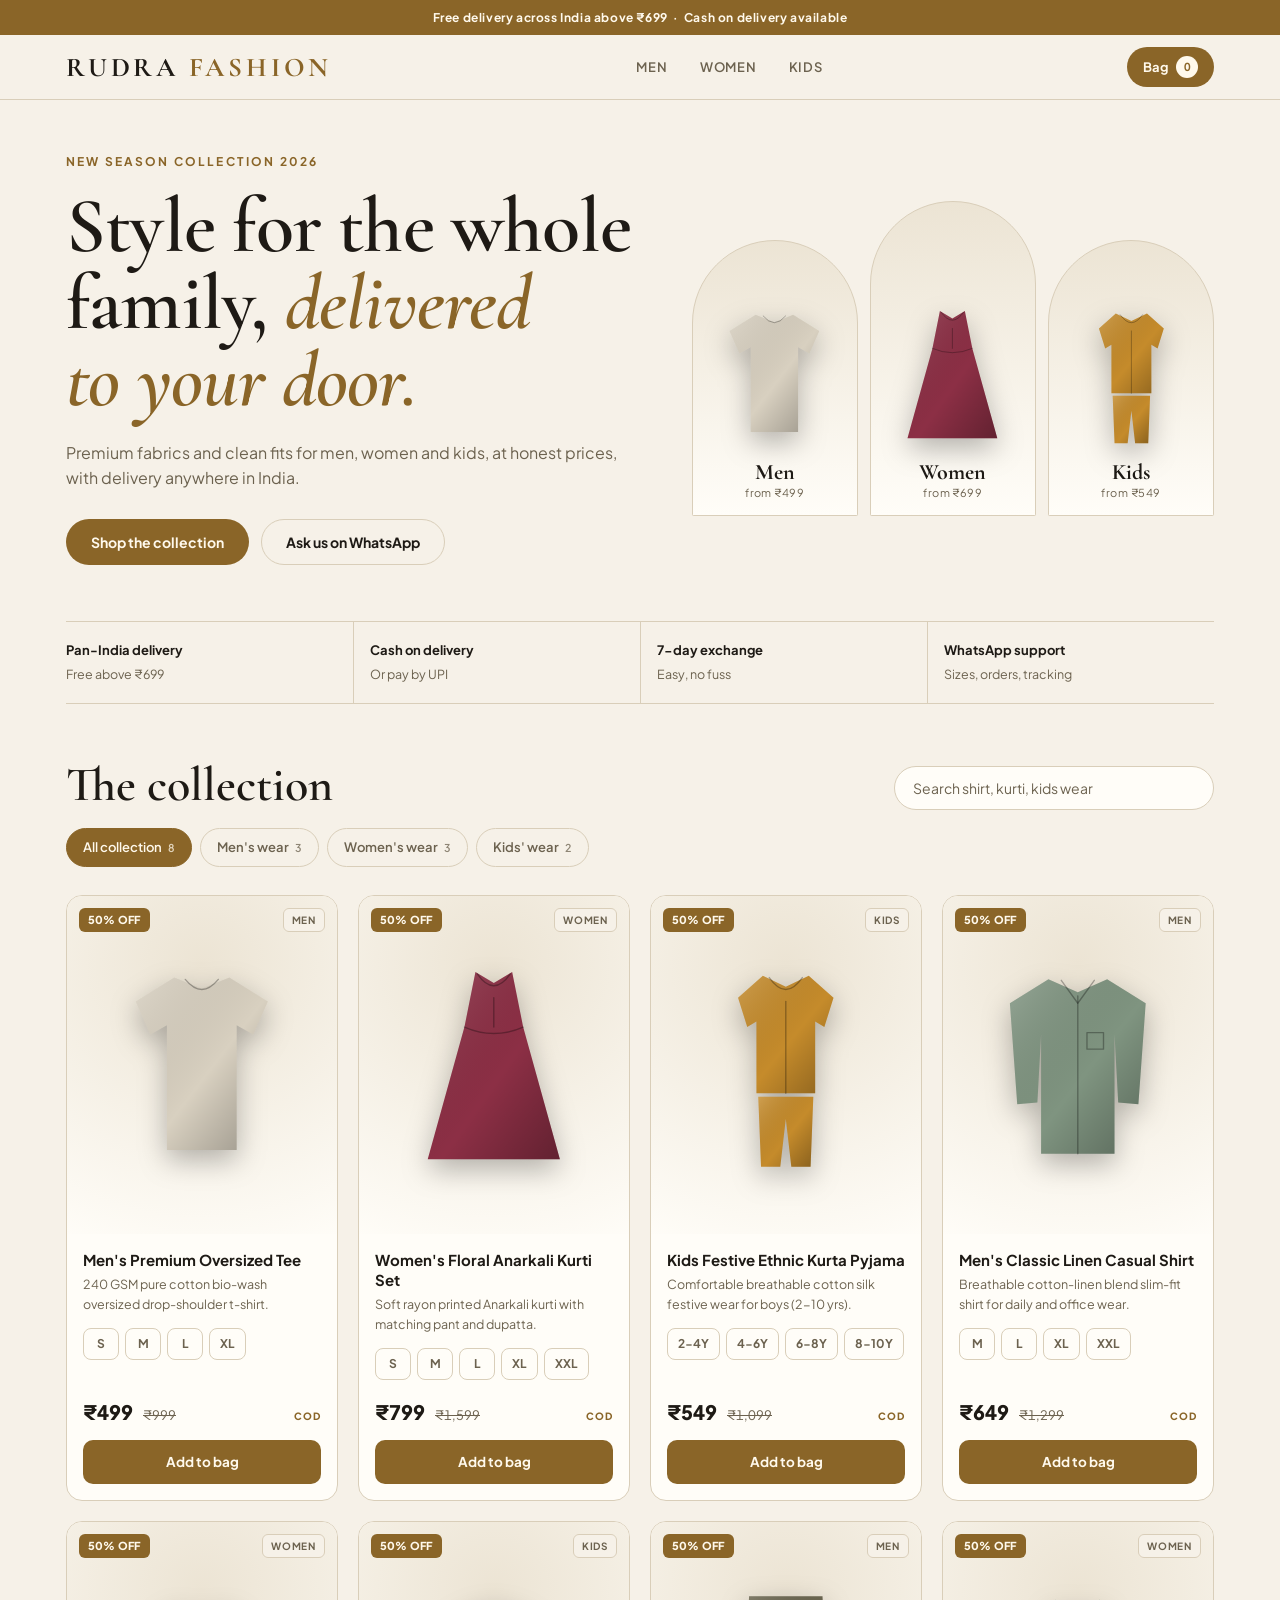
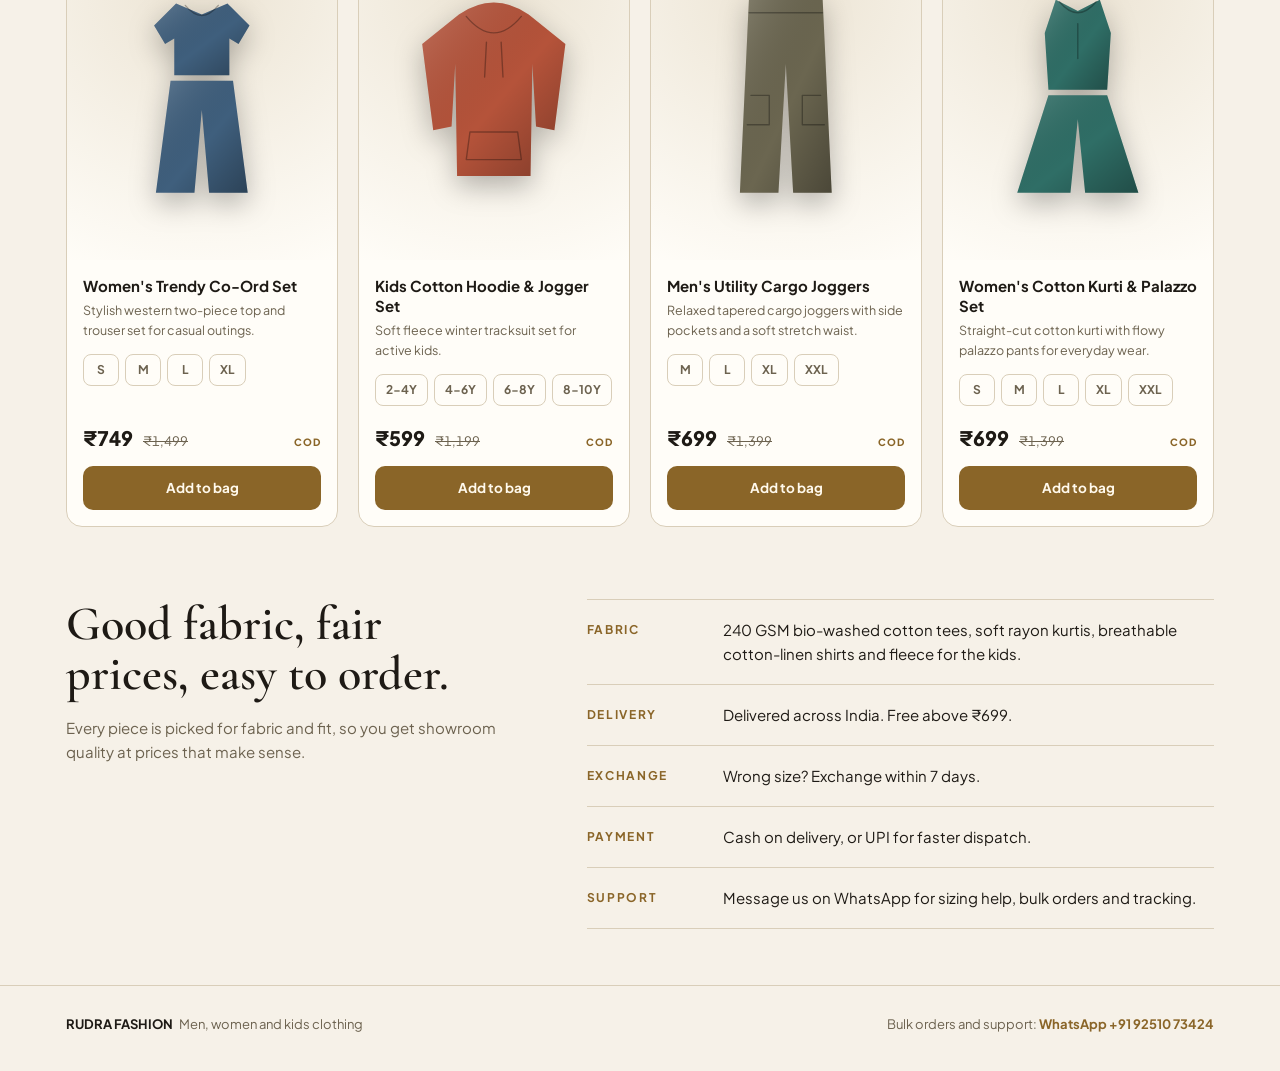
<file: Rudra Fashion.html>
<!doctype html><html><head><meta charset=utf8><meta name=viewport content="width=device-width,initial-scale=1,viewport-fit=cover"><style>:root{color-scheme:light;box-sizing:border-box;padding-top:env(safe-area-inset-top,0px);padding-bottom:env(safe-area-inset-bottom,0px)}html{scroll-padding-top:env(safe-area-inset-top,0px)}body{margin:0;padding:0;font:14px -apple-system,BlinkMacSystemFont,sans-serif;background:#fff;color:#000}img{max-width:100%}[hidden]:not([hidden=until-found i]){display:none!important}</style></head><body>
<title>Rudra Fashion</title>
<meta name="claude:viewport-fit-sides" content="cover">
<link rel="preconnect" href="https://fonts.googleapis.com">
<link rel="preconnect" href="https://fonts.gstatic.com" crossorigin>
<link href="https://fonts.googleapis.com/css2?family=Cormorant+Garamond:ital,wght@0,600;0,700;1,600&family=Plus+Jakarta+Sans:wght@400;500;600;700;800&display=swap" rel="stylesheet">
<style>
  /* Layout: sticky bar, editorial hero with category arches, product grid, cart drawer ending in a WhatsApp order. Owners get a Manage shop sheet to add products and photos. */
  :root {
    --bg: #100e0c;
    --surface: #1a1714;
    --surface-2: #26211c;
    --line: #362f28;
    --fg: #f3ece1;
    --muted: #a99f90;
    --brass: #c9a25f;
    --brass-ink: #1a1308;
    --wa: #25a35a;
    --wa-ink: #ffffff;
    --danger: #ea7d6b;
    --display: 'Cormorant Garamond', Georgia, 'Times New Roman', serif;
    --body: 'Plus Jakarta Sans', system-ui, -apple-system, 'Segoe UI', Roboto, sans-serif;
    color-scheme: dark;
  }
  @media (prefers-color-scheme: light) {
    :root:not([data-theme="dark"]) {
      --bg: #f6f1e8;
      --surface: #fffdf8;
      --surface-2: #ece4d4;
      --line: #d9ceb9;
      --fg: #1e1a15;
      --muted: #6c624f;
      --brass: #8a6528;
      --brass-ink: #fff9ec;
      --wa: #178a47;
      --danger: #b23b29;
      color-scheme: light;
    }
  }
  :root[data-theme="light"] {
    --bg: #f6f1e8;
    --surface: #fffdf8;
    --surface-2: #ece4d4;
    --line: #d9ceb9;
    --fg: #1e1a15;
    --muted: #6c624f;
    --brass: #8a6528;
    --brass-ink: #fff9ec;
    --wa: #178a47;
    --danger: #b23b29;
    color-scheme: light;
  }

  *, *::before, *::after { box-sizing: border-box; }
  html { scroll-padding-top: 76px; }
  body {
    margin: 0;
    background: var(--bg);
    color: var(--fg);
    font: 400 15px/1.6 var(--body);
    -webkit-font-smoothing: antialiased;
    overflow-x: hidden;
  }
  body::before {
    content: ""; position: fixed; inset: 0 0 auto; height: env(safe-area-inset-top, 0px);
    z-index: 30; background: var(--bg);
  }
  button, input, select, textarea { font: inherit; color: inherit; }
  button { cursor: pointer; }
  h1, h2, h3, h4, p, dl, dd { margin: 0; }
  :focus-visible { outline: 2px solid var(--brass); outline-offset: 2px; }

  .wrap {
    width: 100%; max-width: 1180px; margin-inline: auto;
    padding-left: max(16px, env(safe-area-inset-left, 0px));
    padding-right: max(16px, env(safe-area-inset-right, 0px));
  }

  .topbar { background: var(--brass); color: var(--brass-ink); font-size: 12px; font-weight: 700; letter-spacing: .05em; text-align: center; padding-block: 8px; }

  header { position: sticky; top: env(safe-area-inset-top, 0px); z-index: 20; background: var(--bg); border-bottom: 1px solid var(--line); }
  .head { display: flex; align-items: center; justify-content: space-between; gap: 16px; min-height: 64px; }
  .brand { font-family: var(--display); font-size: 27px; font-weight: 700; letter-spacing: .14em; white-space: nowrap; }
  .brand span { color: var(--brass); }
  .nav { display: flex; gap: 4px; }
  .nav button { background: none; border: 0; padding: 8px 14px; font-size: 13px; font-weight: 600; letter-spacing: .06em; text-transform: uppercase; color: var(--muted); border-radius: 999px; }
  .nav button:hover { color: var(--fg); }
  .bag { display: inline-flex; align-items: center; gap: 8px; background: var(--brass); color: var(--brass-ink); border: 0; border-radius: 999px; padding: 9px 16px; font-size: 13px; font-weight: 700; }
  .bag b { background: var(--brass-ink); color: var(--brass); min-width: 22px; height: 22px; display: inline-grid; place-items: center; border-radius: 999px; font-size: 11px; padding-inline: 6px; font-variant-numeric: tabular-nums; }
  .bag.bump { animation: bump .35s ease; }
  @keyframes bump { 40% { transform: scale(1.08); } }

  .hero { display: grid; grid-template-columns: 1.05fr .95fr; gap: 48px; align-items: center; padding-block: 52px 36px; }
  .eyebrow { font-size: 12px; font-weight: 700; letter-spacing: .18em; text-transform: uppercase; color: var(--brass); margin-bottom: 18px; }
  .hero h1 { font-family: var(--display); font-weight: 600; font-size: clamp(2.7rem, 6.6vw, 4.9rem); line-height: .98; letter-spacing: -.01em; text-wrap: balance; }
  .hero h1 em { color: var(--brass); font-style: italic; }
  .hero .lede { margin-top: 20px; max-width: 46ch; color: var(--muted); font-size: 16px; }
  .cta { display: flex; flex-wrap: wrap; gap: 12px; margin-top: 28px; }
  .btn { display: inline-flex; align-items: center; justify-content: center; gap: 8px; min-height: 46px; padding: 0 24px; border-radius: 999px; border: 1px solid transparent; font-size: 14px; font-weight: 700; text-decoration: none; }
  .btn.small { min-height: 38px; padding: 0 16px; font-size: 13px; }
  .btn-primary { background: var(--brass); color: var(--brass-ink); }
  .btn-primary:hover { filter: brightness(1.08); }
  .btn-primary:disabled { opacity: .55; cursor: wait; }
  .btn-ghost { border-color: var(--line); color: var(--fg); background: transparent; }
  .btn-ghost:hover { border-color: var(--brass); }

  .arches { display: grid; grid-template-columns: repeat(var(--n, 3), 1fr); gap: 12px; align-items: end; }
  .arch { position: relative; display: flex; flex-direction: column; justify-content: flex-end; align-items: center; aspect-ratio: 3 / 5; padding: 0 6px 14px; border: 1px solid var(--line); border-radius: 999px 999px 16px 16px; background: linear-gradient(180deg, var(--surface-2), var(--surface)); overflow: hidden; text-align: center; transition: border-color .2s, transform .25s; }
  .arch:nth-child(2) { aspect-ratio: 3 / 5.7; }
  .arch:hover { border-color: var(--brass); transform: translateY(-4px); }
  .arch .garment { width: 82%; max-height: 72%; }
  .arch .ph { position: absolute; inset: 0; width: 100%; height: 100%; max-width: none; object-fit: cover; }
  .arch.has-photo::after { content: ""; position: absolute; inset: 0; background: linear-gradient(180deg, transparent 50%, rgba(0,0,0,.75)); }
  .arch.has-photo .arch-label { position: relative; z-index: 1; color: #fff; }
  .arch.has-photo .arch-label small { color: rgba(255,255,255,.8); }
  .arch-label { display: grid; gap: 0; margin-top: 8px; }
  .arch-label b { font-family: var(--display); font-size: 22px; font-weight: 700; line-height: 1.1; }
  .arch-label small { font-size: 11px; color: var(--muted); letter-spacing: .04em; }

  .garment { display: block; filter: drop-shadow(0 10px 14px rgba(0,0,0,.28)); }
  .garment .g { fill: var(--tone); }
  .garment .shade { fill: url(#shade); }
  .garment .ln { fill: none; stroke: rgba(0,0,0,.3); stroke-width: 1.5; stroke-linecap: round; stroke-linejoin: round; }

  .trust { display: grid; grid-template-columns: repeat(4, 1fr); border-block: 1px solid var(--line); margin-top: 20px; }
  .trust > div { padding: 18px 16px; border-left: 1px solid var(--line); }
  .trust > div:first-child { border-left: 0; padding-left: 0; }
  .trust b { display: block; font-size: 13px; font-weight: 700; }
  .trust span { font-size: 12.5px; color: var(--muted); }

  .shop { padding-top: 56px; }
  .shop-head { display: flex; flex-wrap: wrap; align-items: end; justify-content: space-between; gap: 16px; }
  .shop h2, .why h2 { font-family: var(--display); font-weight: 600; font-size: clamp(2rem, 4.6vw, 3rem); line-height: 1.05; text-wrap: balance; }
  .search { width: 100%; max-width: 320px; height: 44px; padding: 0 18px; border-radius: 999px; border: 1px solid var(--line); background: var(--surface); outline: none; font-size: 14px; }
  .search::placeholder { color: var(--muted); }
  .search:focus { border-color: var(--brass); }
  .chips { display: flex; gap: 8px; margin-top: 18px; overflow-x: auto; padding-bottom: 4px; scrollbar-width: none; }
  .chip { flex: none; background: transparent; border: 1px solid var(--line); color: var(--muted); border-radius: 999px; padding: 8px 16px; font-size: 13px; font-weight: 600; white-space: nowrap; }
  .chip small { margin-left: 6px; font-variant-numeric: tabular-nums; opacity: .75; }
  .chip:hover { color: var(--fg); border-color: var(--brass); }
  .chip[aria-pressed="true"] { background: var(--brass); border-color: var(--brass); color: var(--brass-ink); }

  .grid { display: grid; grid-template-columns: repeat(auto-fill, minmax(250px, 1fr)); gap: 20px; margin-top: 24px; }
  .card { display: flex; flex-direction: column; min-width: 0; background: var(--surface); border: 1px solid var(--line); border-radius: 16px; overflow: hidden; transition: border-color .2s, transform .25s; }
  .card:hover { border-color: var(--brass); transform: translateY(-3px); }
  .art { position: relative; aspect-ratio: 4 / 5; display: grid; place-items: center; background: radial-gradient(120% 90% at 50% 20%, var(--surface-2), var(--surface)); overflow: hidden; }
  .art .garment { width: 68%; transition: transform .4s; }
  .card:hover .art .garment { transform: scale(1.04); }
  .art img { position: absolute; inset: 0; width: 100%; height: 100%; max-width: none; object-fit: cover; }
  .is-sold .art img, .is-sold .art .garment { opacity: .45; }
  .off, .sold { position: absolute; top: 12px; left: 12px; font-size: 11px; font-weight: 800; padding: 3px 9px; border-radius: 6px; letter-spacing: .02em; }
  .off { background: var(--brass); color: var(--brass-ink); }
  .sold { background: var(--fg); color: var(--bg); }
  .tag { position: absolute; top: 12px; right: 12px; background: var(--bg); color: var(--muted); border: 1px solid var(--line); font-size: 10px; font-weight: 700; padding: 3px 8px; border-radius: 6px; letter-spacing: .08em; text-transform: uppercase; }
  .body { display: flex; flex-direction: column; flex: 1; padding: 16px; }
  .name { font-size: 15px; font-weight: 700; line-height: 1.35; }
  .desc { margin-top: 4px; color: var(--muted); font-size: 12.5px; display: -webkit-box; -webkit-line-clamp: 2; -webkit-box-orient: vertical; overflow: hidden; }
  .sizes { display: flex; flex-wrap: wrap; gap: 6px; margin-top: 14px; }
  .size { min-width: 36px; height: 32px; padding: 0 10px; border-radius: 8px; border: 1px solid var(--line); background: transparent; font-size: 12px; font-weight: 700; color: var(--muted); }
  .size:hover { border-color: var(--brass); color: var(--fg); }
  .size[aria-pressed="true"] { background: var(--fg); border-color: var(--fg); color: var(--bg); }
  .price { display: flex; align-items: baseline; flex-wrap: wrap; gap: 4px 10px; margin-top: auto; padding-top: 16px; }
  .price b { font-size: 20px; font-weight: 800; font-variant-numeric: tabular-nums; }
  .price s { color: var(--muted); font-size: 13px; font-variant-numeric: tabular-nums; }
  .price em { margin-left: auto; font-style: normal; font-size: 10px; font-weight: 800; letter-spacing: .1em; color: var(--brass); }
  .add { margin-top: 12px; width: 100%; min-height: 44px; border: 0; border-radius: 10px; background: var(--brass); color: var(--brass-ink); font-size: 13.5px; font-weight: 700; }
  .add:hover { filter: brightness(1.08); }
  .add:disabled { background: var(--surface-2); color: var(--muted); cursor: not-allowed; filter: none; }
  .empty { grid-column: 1 / -1; padding: 56px 16px; text-align: center; color: var(--muted); border: 1px dashed var(--line); border-radius: 16px; }

  .why { display: grid; grid-template-columns: 1fr 1.35fr; gap: 56px; padding-block: 72px 56px; }
  .why p { margin-top: 16px; color: var(--muted); max-width: 40ch; }
  .specs { border-bottom: 1px solid var(--line); }
  .specs div { display: grid; grid-template-columns: 120px 1fr; gap: 16px; padding: 18px 0; border-top: 1px solid var(--line); }
  .specs dt { font-size: 12px; font-weight: 700; letter-spacing: .14em; text-transform: uppercase; color: var(--brass); padding-top: 2px; }
  .specs dd { min-width: 0; }

  footer { border-top: 1px solid var(--line); padding-block: 28px 36px; }
  .foot { display: flex; flex-wrap: wrap; align-items: center; justify-content: space-between; gap: 12px 24px; font-size: 13px; color: var(--muted); }
  .foot a { color: var(--brass); font-weight: 700; text-decoration: none; }
  .foot a:hover { text-decoration: underline; }

  .overlay { position: fixed; inset: 0; z-index: 90; background: rgba(0,0,0,.6); opacity: 0; pointer-events: none; transition: opacity .25s; }
  .overlay.open { opacity: 1; pointer-events: auto; }
  .drawer { position: fixed; top: 0; right: 0; bottom: 0; z-index: 100; width: min(440px, 100%); display: flex; flex-direction: column; background: var(--bg); border-left: 1px solid var(--line); transform: translateX(100%); visibility: hidden; transition: transform .3s ease, visibility 0s .3s; }
  .drawer.open { transform: none; visibility: visible; transition: transform .3s ease; }
  .d-head { display: flex; align-items: center; justify-content: space-between; padding: calc(14px + env(safe-area-inset-top, 0px)) max(16px, env(safe-area-inset-right, 0px)) 14px 20px; border-bottom: 1px solid var(--line); }
  .d-head h3 { font-family: var(--display); font-size: 26px; font-weight: 700; }
  .x { width: 36px; height: 36px; border-radius: 50%; border: 1px solid var(--line); background: transparent; font-size: 16px; line-height: 1; }
  .x:hover { border-color: var(--brass); }
  .d-body { flex: 1; overflow-y: auto; padding: 16px max(16px, env(safe-area-inset-right, 0px)) 16px 20px; }
  .ship { font-size: 12.5px; color: var(--muted); margin-bottom: 14px; }
  .ship i { display: block; height: 4px; border-radius: 4px; background: var(--surface-2); margin-top: 8px; overflow: hidden; }
  .ship i::after { content: ""; display: block; height: 100%; width: var(--p, 0%); background: var(--brass); transition: width .3s; }
  .line { display: grid; grid-template-columns: 54px 1fr auto; gap: 12px; align-items: center; padding: 12px 0; border-bottom: 1px solid var(--line); }
  .thumb { width: 54px; height: 64px; border-radius: 8px; background: var(--surface-2); display: grid; place-items: center; overflow: hidden; }
  .thumb .garment { width: 74%; filter: none; }
  .thumb img { width: 100%; height: 100%; object-fit: cover; }
  .line b { display: block; font-size: 13px; line-height: 1.35; }
  .line small { color: var(--muted); font-size: 12px; font-variant-numeric: tabular-nums; }
  .qty { display: inline-flex; align-items: center; gap: 4px; margin-top: 6px; }
  .qty button { width: 26px; height: 26px; border-radius: 6px; border: 1px solid var(--line); background: transparent; font-size: 14px; line-height: 1; }
  .qty button:hover { border-color: var(--brass); }
  .qty span { min-width: 22px; text-align: center; font-size: 13px; font-weight: 700; font-variant-numeric: tabular-nums; }
  .rm { background: none; border: 0; color: var(--muted); font-size: 12px; text-decoration: underline; padding: 4px; align-self: start; }
  .cart-empty { padding: 36px 8px; text-align: center; color: var(--muted); }

  .form { margin-top: 20px; display: grid; gap: 14px; }
  .field label { display: block; margin-bottom: 5px; font-size: 11px; font-weight: 700; letter-spacing: .1em; text-transform: uppercase; color: var(--muted); }
  .field input, .field select, .field textarea { width: 100%; padding: 0 14px; border-radius: 10px; border: 1px solid var(--line); background: var(--surface); outline: none; font-size: 14px; }
  .field input, .field select { height: 46px; }
  .field textarea { padding: 12px 14px; resize: vertical; min-height: 84px; }
  .field input:focus, .field select:focus, .field textarea:focus { border-color: var(--brass); }
  .field.bad input { border-color: var(--danger); }
  .err { margin-top: 4px; font-size: 12px; color: var(--danger); }
  .upi { display: flex; flex-wrap: wrap; align-items: center; gap: 8px 12px; padding: 12px 14px; border: 1px solid var(--line); border-radius: 10px; background: var(--surface-2); font-size: 12.5px; }
  .upi code { font: 700 13px/1.4 ui-monospace, SFMono-Regular, Menlo, monospace; user-select: all; word-break: break-all; }
  .upi button { margin-left: auto; border: 0; border-radius: 6px; padding: 5px 12px; background: var(--brass); color: var(--brass-ink); font-size: 12px; font-weight: 700; }
  .upi p { flex-basis: 100%; color: var(--muted); }

  .d-foot { padding: 14px max(16px, env(safe-area-inset-right, 0px)) calc(14px + env(safe-area-inset-bottom, 0px)) 20px; border-top: 1px solid var(--line); background: var(--bg); }
  .sum { display: flex; justify-content: space-between; font-size: 13px; color: var(--muted); font-variant-numeric: tabular-nums; }
  .sum.total { margin-top: 6px; color: var(--fg); font-size: 18px; font-weight: 800; }
  .wa { margin-top: 12px; width: 100%; min-height: 50px; border: 0; border-radius: 12px; background: var(--wa); color: var(--wa-ink); font-size: 15px; font-weight: 700; }
  .wa:hover { filter: brightness(1.08); }
  .wa:disabled { opacity: .5; cursor: not-allowed; }
  .done { margin-top: 12px; padding: 12px 14px; border: 1px solid var(--wa); border-radius: 10px; font-size: 13px; }
  .done a { color: var(--wa); font-weight: 700; }

  .toast { position: fixed; left: 50%; bottom: calc(20px + env(safe-area-inset-bottom, 0px)); z-index: 130; transform: translate(-50%, 20px); opacity: 0; pointer-events: none; background: var(--fg); color: var(--bg); padding: 11px 20px; border-radius: 999px; font-size: 13px; font-weight: 600; transition: opacity .25s, transform .25s; max-width: calc(100% - 32px); text-align: center; }
  .toast.show { opacity: 1; transform: translate(-50%, 0); }

  /* Owner tools */
  .manage { position: fixed; left: max(16px, env(safe-area-inset-left, 0px)); bottom: calc(16px + env(safe-area-inset-bottom, 0px)); z-index: 60; display: inline-flex; align-items: center; gap: 8px; background: var(--fg); color: var(--bg); border: 0; border-radius: 999px; padding: 12px 18px; font-size: 13px; font-weight: 700; box-shadow: 0 8px 24px rgba(0,0,0,.35); }
  .sheet { position: fixed; inset: 0; z-index: 110; display: flex; flex-direction: column; background: var(--bg); }
  .s-head { display: flex; align-items: center; justify-content: space-between; gap: 12px; padding: calc(12px + env(safe-area-inset-top, 0px)) max(16px, env(safe-area-inset-right, 0px)) 12px max(16px, env(safe-area-inset-left, 0px)); border-bottom: 1px solid var(--line); }
  .s-head h3 { font-family: var(--display); font-size: 26px; font-weight: 700; }
  .s-body { flex: 1; overflow-y: auto; }
  .s-in { width: 100%; max-width: 640px; margin-inline: auto; padding: 18px max(16px, env(safe-area-inset-right, 0px)) calc(32px + env(safe-area-inset-bottom, 0px)) max(16px, env(safe-area-inset-left, 0px)); }
  .hint { color: var(--muted); font-size: 12.5px; }
  .a-title { font-family: var(--display); font-size: 28px; font-weight: 700; margin-bottom: 16px; }
  .prow { display: grid; grid-template-columns: 56px 1fr auto; gap: 12px; align-items: center; padding: 12px 0; border-bottom: 1px solid var(--line); }
  .pthumb { width: 56px; height: 70px; border-radius: 8px; background: var(--surface-2); display: grid; place-items: center; overflow: hidden; }
  .pthumb img { width: 100%; height: 100%; object-fit: cover; }
  .pthumb .garment { width: 74%; filter: none; }
  .pinfo { min-width: 0; }
  .pinfo b { display: block; font-size: 14px; line-height: 1.35; overflow-wrap: anywhere; }
  .pinfo small { color: var(--muted); font-size: 12px; font-variant-numeric: tabular-nums; }
  .pbtns { display: flex; gap: 6px; }
  .mini { min-height: 34px; padding: 0 14px; border-radius: 8px; border: 1px solid var(--line); background: transparent; font-size: 12.5px; font-weight: 700; }
  .mini:hover { border-color: var(--brass); }
  .mini.armed, .linkdel.armed { border-color: var(--danger); color: var(--danger); }
  .aform { display: grid; gap: 16px; }
  .aform .sizes { margin-top: 0; }
  .two { display: grid; grid-template-columns: 1fr 1fr; gap: 12px; }
  .photo-row { display: flex; gap: 16px; align-items: flex-start; }
  .ph-box { flex: none; width: 128px; aspect-ratio: 4 / 5; border-radius: 12px; border: 1px dashed var(--line); background: var(--surface-2); display: grid; place-items: center; overflow: hidden; text-align: center; color: var(--muted); font-size: 12px; padding: 6px; }
  .ph-box img { width: 100%; height: 100%; object-fit: cover; margin: -6px; max-width: none; }
  .ph-box .garment { width: 70%; filter: none; }
  .ph-side { display: grid; gap: 8px; justify-items: start; min-width: 0; }
  .seg { display: grid; grid-template-columns: repeat(3, 1fr); gap: 6px; }
  .seg button { min-height: 44px; border-radius: 10px; border: 1px solid var(--line); background: transparent; font-weight: 700; font-size: 14px; color: var(--muted); }
  .seg button[aria-pressed="true"] { background: var(--brass); border-color: var(--brass); color: var(--brass-ink); }
  .add-size { display: flex; gap: 8px; margin-top: 10px; }
  .add-size input { flex: 1; min-width: 0; }
  .check { display: flex; align-items: center; gap: 10px; font-size: 14px; }
  .check input { width: 20px; height: 20px; accent-color: var(--brass); }
  .style-box { border: 1px solid var(--line); border-radius: 12px; padding: 12px 14px; }
  .style-box summary { cursor: pointer; font-size: 13px; font-weight: 600; color: var(--muted); }
  .style-box .field { margin-top: 14px; }
  .swatches { display: flex; flex-wrap: wrap; gap: 10px; }
  .swatches button { width: 34px; height: 34px; border-radius: 50%; border: 2px solid var(--line); background: var(--sw); padding: 0; }
  .swatches button[aria-pressed="true"] { border-color: var(--fg); box-shadow: 0 0 0 2px var(--bg) inset; }
  .a-actions { display: flex; flex-wrap: wrap; gap: 10px; }
  .a-actions .btn-primary { flex: 1 1 200px; }
  .linkdel { justify-self: start; background: none; border: 1px solid transparent; border-radius: 8px; padding: 8px 4px; color: var(--muted); font-size: 13px; text-decoration: underline; }
  #addNew { width: 100%; margin-bottom: 10px; }

  @media (max-width: 860px) {
    .hero { grid-template-columns: 1fr; gap: 36px; padding-top: 36px; }
    .why { grid-template-columns: 1fr; gap: 28px; padding-top: 52px; }
    .trust { grid-template-columns: repeat(2, 1fr); }
    .trust > div:nth-child(3) { border-left: 0; padding-left: 0; }
    .trust > div:nth-child(n+3) { border-top: 1px solid var(--line); }
  }
  @media (max-width: 640px) {
    .nav { display: none; }
    .brand { font-size: 23px; }
    .grid { grid-template-columns: repeat(2, 1fr); gap: 12px; }
    .body { padding: 12px; }
    .name { font-size: 13.5px; }
    .price b { font-size: 17px; }
    .price em { display: none; }
    .size { min-width: 32px; height: 30px; padding: 0 8px; }
    .specs div { grid-template-columns: 1fr; gap: 4px; }
    .prow { grid-template-columns: 56px 1fr; }
    .pbtns { grid-column: 2; }
  }
  @media (prefers-reduced-motion: reduce) {
    *, *::before, *::after { transition: none !important; animation: none !important; }
  }
</style>

<svg width="0" height="0" style="position:absolute" aria-hidden="true" focusable="false">
  <defs>
    <linearGradient id="shade" x1="0" y1="0" x2="1" y2="1">
      <stop offset="0" stop-color="#fff" stop-opacity=".18"/>
      <stop offset=".55" stop-color="#000" stop-opacity="0"/>
      <stop offset="1" stop-color="#000" stop-opacity=".3"/>
    </linearGradient>
  </defs>
</svg>

<div class="topbar"><div class="wrap">Free delivery across India above ₹699 &nbsp;·&nbsp; Cash on delivery available</div></div>

<header>
  <div class="wrap head">
    <div class="brand">RUDRA <span>FASHION</span></div>
    <nav class="nav" aria-label="Categories">
      <button type="button" data-nav="Men">Men</button>
      <button type="button" data-nav="Women">Women</button>
      <button type="button" data-nav="Kids">Kids</button>
    </nav>
    <button class="bag" id="bagBtn" type="button" aria-label="Open shopping bag">Bag <b id="cartCount">0</b></button>
  </div>
</header>

<main>
  <section class="wrap hero" aria-labelledby="heroTitle">
    <div>
      <p class="eyebrow">New season collection 2026</p>
      <h1 id="heroTitle">Style for the whole family, <em>delivered to your door.</em></h1>
      <p class="lede">Premium fabrics and clean fits for men, women and kids, at honest prices, with delivery anywhere in India.</p>
      <div class="cta">
        <a class="btn btn-primary" href="#shop" id="shopNow">Shop the collection</a>
        <a class="btn btn-ghost" id="heroWa" href="#" target="_blank" rel="noopener">Ask us on WhatsApp</a>
      </div>
    </div>
    <div class="arches" id="arches" role="group" aria-label="Shop by category"></div>
  </section>

  <div class="wrap">
    <div class="trust">
      <div><b>Pan-India delivery</b><span>Free above ₹699</span></div>
      <div><b>Cash on delivery</b><span>Or pay by UPI</span></div>
      <div><b>7-day exchange</b><span>Easy, no fuss</span></div>
      <div><b>WhatsApp support</b><span>Sizes, orders, tracking</span></div>
    </div>
  </div>

  <section class="wrap shop" id="shop" aria-labelledby="shopTitle">
    <div class="shop-head">
      <h2 id="shopTitle">The collection</h2>
      <input class="search" id="searchInput" type="search" placeholder="Search shirt, kurti, kids wear" aria-label="Search outfits" autocomplete="off">
    </div>
    <div class="chips" id="chips" role="group" aria-label="Filter by category"></div>
    <div class="grid" id="productGrid" aria-live="polite"></div>
  </section>

  <!-- Add real customer reviews here once you have them. -->
  <section class="wrap why" aria-labelledby="whyTitle">
    <div>
      <h2 id="whyTitle">Good fabric, fair prices, easy to order.</h2>
      <p>Every piece is picked for fabric and fit, so you get showroom quality at prices that make sense.</p>
    </div>
    <dl class="specs">
      <div><dt>Fabric</dt><dd>240 GSM bio-washed cotton tees, soft rayon kurtis, breathable cotton-linen shirts and fleece for the kids.</dd></div>
      <div><dt>Delivery</dt><dd>Delivered across India. Free above ₹699.</dd></div>
      <div><dt>Exchange</dt><dd>Wrong size? Exchange within 7 days.</dd></div>
      <div><dt>Payment</dt><dd>Cash on delivery, or UPI for faster dispatch.</dd></div>
      <div><dt>Support</dt><dd>Message us on WhatsApp for sizing help, bulk orders and tracking.</dd></div>
    </dl>
  </section>
</main>

<footer>
  <div class="wrap foot">
    <span><strong style="color:var(--fg)">RUDRA FASHION</strong> &nbsp; Men, women and kids clothing</span>
    <span>Bulk orders and support: <a id="footWa" href="#" target="_blank" rel="noopener">WhatsApp +91 92510 73424</a></span>
  </div>
</footer>

<div class="overlay" id="overlay"></div>
<aside class="drawer" id="drawer" role="dialog" aria-modal="true" aria-labelledby="drawerTitle">
  <div class="d-head">
    <h3 id="drawerTitle">Your bag</h3>
    <button class="x" id="closeBtn" type="button" aria-label="Close bag">✕</button>
  </div>
  <div class="d-body">
    <div class="ship" id="ship"></div>
    <div id="cartItems"></div>
    <form class="form" id="orderForm" novalidate>
      <div class="field" id="fName">
        <label for="custName">Full name</label>
        <input id="custName" type="text" autocomplete="name" placeholder="Your full name">
        <p class="err" hidden>Please enter your name.</p>
      </div>
      <div class="field" id="fPhone">
        <label for="custPhone">WhatsApp number</label>
        <input id="custPhone" type="tel" inputmode="numeric" autocomplete="tel" placeholder="10-digit mobile number">
        <p class="err" hidden>Enter a valid 10-digit mobile number.</p>
      </div>
      <div class="field" id="fAddr">
        <label for="custAddress">Delivery address and pincode</label>
        <input id="custAddress" type="text" autocomplete="street-address" placeholder="House no, street, city, pincode">
        <p class="err" hidden>Please enter your full address with pincode.</p>
      </div>
      <div class="field">
        <label for="payMode">Payment</label>
        <select id="payMode">
          <option value="COD">Cash on delivery</option>
          <option value="UPI">UPI (faster dispatch)</option>
        </select>
      </div>
      <div class="upi" id="upiBox" hidden>
        <span>UPI ID</span><code id="upiText"></code>
        <button type="button" id="copyUpi">Copy</button>
        <p>After paying, send the payment screenshot on WhatsApp.</p>
      </div>
    </form>
  </div>
  <div class="d-foot">
    <div class="sum"><span>Subtotal</span><span id="subTotal">₹0</span></div>
    <div class="sum"><span>Delivery</span><span id="delivery">Free</span></div>
    <div class="sum total"><span>Total</span><span id="cartTotal">₹0</span></div>
    <button class="wa" id="orderBtn" type="button">Confirm order on WhatsApp</button>
    <div class="done" id="done" hidden>
      Your order message is ready. WhatsApp should open in a new tab. If it does not, <a id="waLink" href="#" target="_blank" rel="noopener">open WhatsApp here</a> and press send.
    </div>
  </div>
</aside>

<div class="toast" id="toast" role="status"></div>

<!-- Owner tools: only shown to people who can edit this page -->
<button class="manage" id="manageBtn" type="button" hidden>Manage shop</button>
<section class="sheet" id="sheet" role="dialog" aria-modal="true" aria-labelledby="sheetTitle" hidden>
  <div class="s-head">
    <h3 id="sheetTitle">Manage products</h3>
    <button class="x" id="sheetClose" type="button" aria-label="Close">✕</button>
  </div>
  <div class="s-body" id="sheetBody"><div class="s-in">
    <div id="listView">
      <button class="btn btn-primary" id="addNew" type="button">+ Add new product</button>
      <p class="hint">New products appear first in the shop. Changes go live as soon as you save.</p>
      <div id="adminList"></div>
    </div>
    <form class="aform" id="editView" hidden novalidate>
      <h4 class="a-title" id="editTitle">New product</h4>
      <div class="field">
        <label>Photo</label>
        <div class="photo-row">
          <div class="ph-box" id="phBox"></div>
          <div class="ph-side">
            <label class="btn btn-ghost small" for="pfPhoto">Choose photo</label>
            <input id="pfPhoto" type="file" accept="image/*" hidden>
            <button class="btn btn-ghost small" id="phRemove" type="button">Remove photo</button>
            <p class="hint">Saved as a portrait picture. Keep the clothes in the middle.</p>
          </div>
        </div>
      </div>
      <div class="field"><label for="pfName">Name</label><input id="pfName" type="text" maxlength="80" placeholder="e.g. Men's Cotton Polo T-shirt"></div>
      <div class="field"><label>Category</label>
        <div class="seg" id="pfCat">
          <button type="button" data-pcat="Men" aria-pressed="false">Men</button>
          <button type="button" data-pcat="Women" aria-pressed="false">Women</button>
          <button type="button" data-pcat="Kids" aria-pressed="false">Kids</button>
        </div>
      </div>
      <div class="two">
        <div class="field"><label for="pfPrice">Selling price (₹)</label><input id="pfPrice" type="number" inputmode="numeric" min="1" placeholder="499"></div>
        <div class="field"><label for="pfMrp">MRP (₹), optional</label><input id="pfMrp" type="number" inputmode="numeric" min="1" placeholder="999"></div>
      </div>
      <p class="hint" id="discHint"></p>
      <div class="field"><label for="pfDesc">Description</label><textarea id="pfDesc" rows="3" maxlength="160" placeholder="Fabric, fit, who it is for"></textarea></div>
      <div class="field"><label>Sizes available</label>
        <div class="sizes" id="pfSizes"></div>
        <div class="add-size"><input id="pfCustom" type="text" maxlength="8" placeholder="Other size, e.g. 28 or Free"><button class="mini" id="pfAddSize" type="button">Add</button></div>
      </div>
      <label class="check"><input id="pfSold" type="checkbox"> Mark as sold out</label>
      <details class="style-box">
        <summary>Picture style, used only when there is no photo</summary>
        <div class="field"><label for="pfType">Clothing shape</label><select id="pfType"></select></div>
        <div class="field"><label>Colour</label><div class="swatches" id="pfTones"></div></div>
      </details>
      <p class="err" id="pfErr" hidden></p>
      <div class="a-actions">
        <button class="btn btn-primary" id="pfSave" type="submit">Save and publish</button>
        <button class="btn btn-ghost" id="pfCancel" type="button">Cancel</button>
      </div>
      <button class="linkdel" id="pfDelete" type="button" hidden>Delete this product</button>
    </form>
  </div></div>
</section>

<script type="application/json" id="data">{"products": [{"id": "p1", "name": "Men's Premium Oversized Tee", "category": "Men", "price": 499, "mrp": 999, "desc": "240 GSM pure cotton bio-wash oversized drop-shoulder t-shirt.", "sizes": ["S", "M", "L", "XL"], "type": "tee", "tone": "#d8d0c0", "img": "", "soldOut": false}, {"id": "p2", "name": "Women's Floral Anarkali Kurti Set", "category": "Women", "price": 799, "mrp": 1599, "desc": "Soft rayon printed Anarkali kurti with matching pant and dupatta.", "sizes": ["S", "M", "L", "XL", "XXL"], "type": "kurti", "tone": "#8c2f45", "img": "", "soldOut": false}, {"id": "p3", "name": "Kids Festive Ethnic Kurta Pyjama", "category": "Kids", "price": 549, "mrp": 1099, "desc": "Comfortable breathable cotton silk festive wear for boys (2-10 yrs).", "sizes": ["2-4Y", "4-6Y", "6-8Y", "8-10Y"], "type": "kurta", "tone": "#c58b2b", "img": "", "soldOut": false}, {"id": "p4", "name": "Men's Classic Linen Casual Shirt", "category": "Men", "price": 649, "mrp": 1299, "desc": "Breathable cotton-linen blend slim-fit shirt for daily and office wear.", "sizes": ["M", "L", "XL", "XXL"], "type": "shirt", "tone": "#7f9480", "img": "", "soldOut": false}, {"id": "p5", "name": "Women's Trendy Co-Ord Set", "category": "Women", "price": 749, "mrp": 1499, "desc": "Stylish western two-piece top and trouser set for casual outings.", "sizes": ["S", "M", "L", "XL"], "type": "coord", "tone": "#3f5f7d", "img": "", "soldOut": false}, {"id": "p6", "name": "Kids Cotton Hoodie & Jogger Set", "category": "Kids", "price": 599, "mrp": 1199, "desc": "Soft fleece winter tracksuit set for active kids.", "sizes": ["2-4Y", "4-6Y", "6-8Y", "8-10Y"], "type": "hoodie", "tone": "#b5533a", "img": "", "soldOut": false}, {"id": "p7", "name": "Men's Utility Cargo Joggers", "category": "Men", "price": 699, "mrp": 1399, "desc": "Relaxed tapered cargo joggers with side pockets and a soft stretch waist.", "sizes": ["M", "L", "XL", "XXL"], "type": "cargo", "tone": "#6b6650", "img": "", "soldOut": false}, {"id": "p8", "name": "Women's Cotton Kurti & Palazzo Set", "category": "Women", "price": 699, "mrp": 1399, "desc": "Straight-cut cotton kurti with flowy palazzo pants for everyday wear.", "sizes": ["S", "M", "L", "XL", "XXL"], "type": "kurtiset", "tone": "#2f6e66", "img": "", "soldOut": false}]}</script>
<script type="application/json" id="tpl">"\u003ctitle>Rudra Fashion\u003c/title>\n\u003cmeta name=\"claude:viewport-fit-sides\" content=\"cover\">\n\u003clink rel=\"preconnect\" href=\"https://fonts.googleapis.com\">\n\u003clink rel=\"preconnect\" href=\"https://fonts.gstatic.com\" crossorigin>\n\u003clink href=\"https://fonts.googleapis.com/css2?family=Cormorant+Garamond:ital,wght@0,600;0,700;1,600&family=Plus+Jakarta+Sans:wght@400;500;600;700;800&display=swap\" rel=\"stylesheet\">\n\u003cstyle>\n  /* Layout: sticky bar, editorial hero with category arches, product grid, cart drawer ending in a WhatsApp order. Owners get a Manage shop sheet to add products and photos. */\n  :root {\n    --bg: #100e0c;\n    --surface: #1a1714;\n    --surface-2: #26211c;\n    --line: #362f28;\n    --fg: #f3ece1;\n    --muted: #a99f90;\n    --brass: #c9a25f;\n    --brass-ink: #1a1308;\n    --wa: #25a35a;\n    --wa-ink: #ffffff;\n    --danger: #ea7d6b;\n    --display: 'Cormorant Garamond', Georgia, 'Times New Roman', serif;\n    --body: 'Plus Jakarta Sans', system-ui, -apple-system, 'Segoe UI', Roboto, sans-serif;\n    color-scheme: dark;\n  }\n  @media (prefers-color-scheme: light) {\n    :root:not([data-theme=\"dark\"]) {\n      --bg: #f6f1e8;\n      --surface: #fffdf8;\n      --surface-2: #ece4d4;\n      --line: #d9ceb9;\n      --fg: #1e1a15;\n      --muted: #6c624f;\n      --brass: #8a6528;\n      --brass-ink: #fff9ec;\n      --wa: #178a47;\n      --danger: #b23b29;\n      color-scheme: light;\n    }\n  }\n  :root[data-theme=\"light\"] {\n    --bg: #f6f1e8;\n    --surface: #fffdf8;\n    --surface-2: #ece4d4;\n    --line: #d9ceb9;\n    --fg: #1e1a15;\n    --muted: #6c624f;\n    --brass: #8a6528;\n    --brass-ink: #fff9ec;\n    --wa: #178a47;\n    --danger: #b23b29;\n    color-scheme: light;\n  }\n\n  *, *::before, *::after { box-sizing: border-box; }\n  html { scroll-padding-top: 76px; }\n  body {\n    margin: 0;\n    background: var(--bg);\n    color: var(--fg);\n    font: 400 15px/1.6 var(--body);\n    -webkit-font-smoothing: antialiased;\n    overflow-x: hidden;\n  }\n  body::before {\n    content: \"\"; position: fixed; inset: 0 0 auto; height: env(safe-area-inset-top, 0px);\n    z-index: 30; background: var(--bg);\n  }\n  button, input, select, textarea { font: inherit; color: inherit; }\n  button { cursor: pointer; }\n  h1, h2, h3, h4, p, dl, dd { margin: 0; }\n  :focus-visible { outline: 2px solid var(--brass); outline-offset: 2px; }\n\n  .wrap {\n    width: 100%; max-width: 1180px; margin-inline: auto;\n    padding-left: max(16px, env(safe-area-inset-left, 0px));\n    padding-right: max(16px, env(safe-area-inset-right, 0px));\n  }\n\n  .topbar { background: var(--brass); color: var(--brass-ink); font-size: 12px; font-weight: 700; letter-spacing: .05em; text-align: center; padding-block: 8px; }\n\n  header { position: sticky; top: env(safe-area-inset-top, 0px); z-index: 20; background: var(--bg); border-bottom: 1px solid var(--line); }\n  .head { display: flex; align-items: center; justify-content: space-between; gap: 16px; min-height: 64px; }\n  .brand { font-family: var(--display); font-size: 27px; font-weight: 700; letter-spacing: .14em; white-space: nowrap; }\n  .brand span { color: var(--brass); }\n  .nav { display: flex; gap: 4px; }\n  .nav button { background: none; border: 0; padding: 8px 14px; font-size: 13px; font-weight: 600; letter-spacing: .06em; text-transform: uppercase; color: var(--muted); border-radius: 999px; }\n  .nav button:hover { color: var(--fg); }\n  .bag { display: inline-flex; align-items: center; gap: 8px; background: var(--brass); color: var(--brass-ink); border: 0; border-radius: 999px; padding: 9px 16px; font-size: 13px; font-weight: 700; }\n  .bag b { background: var(--brass-ink); color: var(--brass); min-width: 22px; height: 22px; display: inline-grid; place-items: center; border-radius: 999px; font-size: 11px; padding-inline: 6px; font-variant-numeric: tabular-nums; }\n  .bag.bump { animation: bump .35s ease; }\n  @keyframes bump { 40% { transform: scale(1.08); } }\n\n  .hero { display: grid; grid-template-columns: 1.05fr .95fr; gap: 48px; align-items: center; padding-block: 52px 36px; }\n  .eyebrow { font-size: 12px; font-weight: 700; letter-spacing: .18em; text-transform: uppercase; color: var(--brass); margin-bottom: 18px; }\n  .hero h1 { font-family: var(--display); font-weight: 600; font-size: clamp(2.7rem, 6.6vw, 4.9rem); line-height: .98; letter-spacing: -.01em; text-wrap: balance; }\n  .hero h1 em { color: var(--brass); font-style: italic; }\n  .hero .lede { margin-top: 20px; max-width: 46ch; color: var(--muted); font-size: 16px; }\n  .cta { display: flex; flex-wrap: wrap; gap: 12px; margin-top: 28px; }\n  .btn { display: inline-flex; align-items: center; justify-content: center; gap: 8px; min-height: 46px; padding: 0 24px; border-radius: 999px; border: 1px solid transparent; font-size: 14px; font-weight: 700; text-decoration: none; }\n  .btn.small { min-height: 38px; padding: 0 16px; font-size: 13px; }\n  .btn-primary { background: var(--brass); color: var(--brass-ink); }\n  .btn-primary:hover { filter: brightness(1.08); }\n  .btn-primary:disabled { opacity: .55; cursor: wait; }\n  .btn-ghost { border-color: var(--line); color: var(--fg); background: transparent; }\n  .btn-ghost:hover { border-color: var(--brass); }\n\n  .arches { display: grid; grid-template-columns: repeat(var(--n, 3), 1fr); gap: 12px; align-items: end; }\n  .arch { position: relative; display: flex; flex-direction: column; justify-content: flex-end; align-items: center; aspect-ratio: 3 / 5; padding: 0 6px 14px; border: 1px solid var(--line); border-radius: 999px 999px 16px 16px; background: linear-gradient(180deg, var(--surface-2), var(--surface)); overflow: hidden; text-align: center; transition: border-color .2s, transform .25s; }\n  .arch:nth-child(2) { aspect-ratio: 3 / 5.7; }\n  .arch:hover { border-color: var(--brass); transform: translateY(-4px); }\n  .arch .garment { width: 82%; max-height: 72%; }\n  .arch .ph { position: absolute; inset: 0; width: 100%; height: 100%; max-width: none; object-fit: cover; }\n  .arch.has-photo::after { content: \"\"; position: absolute; inset: 0; background: linear-gradient(180deg, transparent 50%, rgba(0,0,0,.75)); }\n  .arch.has-photo .arch-label { position: relative; z-index: 1; color: #fff; }\n  .arch.has-photo .arch-label small { color: rgba(255,255,255,.8); }\n  .arch-label { display: grid; gap: 0; margin-top: 8px; }\n  .arch-label b { font-family: var(--display); font-size: 22px; font-weight: 700; line-height: 1.1; }\n  .arch-label small { font-size: 11px; color: var(--muted); letter-spacing: .04em; }\n\n  .garment { display: block; filter: drop-shadow(0 10px 14px rgba(0,0,0,.28)); }\n  .garment .g { fill: var(--tone); }\n  .garment .shade { fill: url(#shade); }\n  .garment .ln { fill: none; stroke: rgba(0,0,0,.3); stroke-width: 1.5; stroke-linecap: round; stroke-linejoin: round; }\n\n  .trust { display: grid; grid-template-columns: repeat(4, 1fr); border-block: 1px solid var(--line); margin-top: 20px; }\n  .trust > div { padding: 18px 16px; border-left: 1px solid var(--line); }\n  .trust > div:first-child { border-left: 0; padding-left: 0; }\n  .trust b { display: block; font-size: 13px; font-weight: 700; }\n  .trust span { font-size: 12.5px; color: var(--muted); }\n\n  .shop { padding-top: 56px; }\n  .shop-head { display: flex; flex-wrap: wrap; align-items: end; justify-content: space-between; gap: 16px; }\n  .shop h2, .why h2 { font-family: var(--display); font-weight: 600; font-size: clamp(2rem, 4.6vw, 3rem); line-height: 1.05; text-wrap: balance; }\n  .search { width: 100%; max-width: 320px; height: 44px; padding: 0 18px; border-radius: 999px; border: 1px solid var(--line); background: var(--surface); outline: none; font-size: 14px; }\n  .search::placeholder { color: var(--muted); }\n  .search:focus { border-color: var(--brass); }\n  .chips { display: flex; gap: 8px; margin-top: 18px; overflow-x: auto; padding-bottom: 4px; scrollbar-width: none; }\n  .chip { flex: none; background: transparent; border: 1px solid var(--line); color: var(--muted); border-radius: 999px; padding: 8px 16px; font-size: 13px; font-weight: 600; white-space: nowrap; }\n  .chip small { margin-left: 6px; font-variant-numeric: tabular-nums; opacity: .75; }\n  .chip:hover { color: var(--fg); border-color: var(--brass); }\n  .chip[aria-pressed=\"true\"] { background: var(--brass); border-color: var(--brass); color: var(--brass-ink); }\n\n  .grid { display: grid; grid-template-columns: repeat(auto-fill, minmax(250px, 1fr)); gap: 20px; margin-top: 24px; }\n  .card { display: flex; flex-direction: column; min-width: 0; background: var(--surface); border: 1px solid var(--line); border-radius: 16px; overflow: hidden; transition: border-color .2s, transform .25s; }\n  .card:hover { border-color: var(--brass); transform: translateY(-3px); }\n  .art { position: relative; aspect-ratio: 4 / 5; display: grid; place-items: center; background: radial-gradient(120% 90% at 50% 20%, var(--surface-2), var(--surface)); overflow: hidden; }\n  .art .garment { width: 68%; transition: transform .4s; }\n  .card:hover .art .garment { transform: scale(1.04); }\n  .art img { position: absolute; inset: 0; width: 100%; height: 100%; max-width: none; object-fit: cover; }\n  .is-sold .art img, .is-sold .art .garment { opacity: .45; }\n  .off, .sold { position: absolute; top: 12px; left: 12px; font-size: 11px; font-weight: 800; padding: 3px 9px; border-radius: 6px; letter-spacing: .02em; }\n  .off { background: var(--brass); color: var(--brass-ink); }\n  .sold { background: var(--fg); color: var(--bg); }\n  .tag { position: absolute; top: 12px; right: 12px; background: var(--bg); color: var(--muted); border: 1px solid var(--line); font-size: 10px; font-weight: 700; padding: 3px 8px; border-radius: 6px; letter-spacing: .08em; text-transform: uppercase; }\n  .body { display: flex; flex-direction: column; flex: 1; padding: 16px; }\n  .name { font-size: 15px; font-weight: 700; line-height: 1.35; }\n  .desc { margin-top: 4px; color: var(--muted); font-size: 12.5px; display: -webkit-box; -webkit-line-clamp: 2; -webkit-box-orient: vertical; overflow: hidden; }\n  .sizes { display: flex; flex-wrap: wrap; gap: 6px; margin-top: 14px; }\n  .size { min-width: 36px; height: 32px; padding: 0 10px; border-radius: 8px; border: 1px solid var(--line); background: transparent; font-size: 12px; font-weight: 700; color: var(--muted); }\n  .size:hover { border-color: var(--brass); color: var(--fg); }\n  .size[aria-pressed=\"true\"] { background: var(--fg); border-color: var(--fg); color: var(--bg); }\n  .price { display: flex; align-items: baseline; flex-wrap: wrap; gap: 4px 10px; margin-top: auto; padding-top: 16px; }\n  .price b { font-size: 20px; font-weight: 800; font-variant-numeric: tabular-nums; }\n  .price s { color: var(--muted); font-size: 13px; font-variant-numeric: tabular-nums; }\n  .price em { margin-left: auto; font-style: normal; font-size: 10px; font-weight: 800; letter-spacing: .1em; color: var(--brass); }\n  .add { margin-top: 12px; width: 100%; min-height: 44px; border: 0; border-radius: 10px; background: var(--brass); color: var(--brass-ink); font-size: 13.5px; font-weight: 700; }\n  .add:hover { filter: brightness(1.08); }\n  .add:disabled { background: var(--surface-2); color: var(--muted); cursor: not-allowed; filter: none; }\n  .empty { grid-column: 1 / -1; padding: 56px 16px; text-align: center; color: var(--muted); border: 1px dashed var(--line); border-radius: 16px; }\n\n  .why { display: grid; grid-template-columns: 1fr 1.35fr; gap: 56px; padding-block: 72px 56px; }\n  .why p { margin-top: 16px; color: var(--muted); max-width: 40ch; }\n  .specs { border-bottom: 1px solid var(--line); }\n  .specs div { display: grid; grid-template-columns: 120px 1fr; gap: 16px; padding: 18px 0; border-top: 1px solid var(--line); }\n  .specs dt { font-size: 12px; font-weight: 700; letter-spacing: .14em; text-transform: uppercase; color: var(--brass); padding-top: 2px; }\n  .specs dd { min-width: 0; }\n\n  footer { border-top: 1px solid var(--line); padding-block: 28px 36px; }\n  .foot { display: flex; flex-wrap: wrap; align-items: center; justify-content: space-between; gap: 12px 24px; font-size: 13px; color: var(--muted); }\n  .foot a { color: var(--brass); font-weight: 700; text-decoration: none; }\n  .foot a:hover { text-decoration: underline; }\n\n  .overlay { position: fixed; inset: 0; z-index: 90; background: rgba(0,0,0,.6); opacity: 0; pointer-events: none; transition: opacity .25s; }\n  .overlay.open { opacity: 1; pointer-events: auto; }\n  .drawer { position: fixed; top: 0; right: 0; bottom: 0; z-index: 100; width: min(440px, 100%); display: flex; flex-direction: column; background: var(--bg); border-left: 1px solid var(--line); transform: translateX(100%); visibility: hidden; transition: transform .3s ease, visibility 0s .3s; }\n  .drawer.open { transform: none; visibility: visible; transition: transform .3s ease; }\n  .d-head { display: flex; align-items: center; justify-content: space-between; padding: calc(14px + env(safe-area-inset-top, 0px)) max(16px, env(safe-area-inset-right, 0px)) 14px 20px; border-bottom: 1px solid var(--line); }\n  .d-head h3 { font-family: var(--display); font-size: 26px; font-weight: 700; }\n  .x { width: 36px; height: 36px; border-radius: 50%; border: 1px solid var(--line); background: transparent; font-size: 16px; line-height: 1; }\n  .x:hover { border-color: var(--brass); }\n  .d-body { flex: 1; overflow-y: auto; padding: 16px max(16px, env(safe-area-inset-right, 0px)) 16px 20px; }\n  .ship { font-size: 12.5px; color: var(--muted); margin-bottom: 14px; }\n  .ship i { display: block; height: 4px; border-radius: 4px; background: var(--surface-2); margin-top: 8px; overflow: hidden; }\n  .ship i::after { content: \"\"; display: block; height: 100%; width: var(--p, 0%); background: var(--brass); transition: width .3s; }\n  .line { display: grid; grid-template-columns: 54px 1fr auto; gap: 12px; align-items: center; padding: 12px 0; border-bottom: 1px solid var(--line); }\n  .thumb { width: 54px; height: 64px; border-radius: 8px; background: var(--surface-2); display: grid; place-items: center; overflow: hidden; }\n  .thumb .garment { width: 74%; filter: none; }\n  .thumb img { width: 100%; height: 100%; object-fit: cover; }\n  .line b { display: block; font-size: 13px; line-height: 1.35; }\n  .line small { color: var(--muted); font-size: 12px; font-variant-numeric: tabular-nums; }\n  .qty { display: inline-flex; align-items: center; gap: 4px; margin-top: 6px; }\n  .qty button { width: 26px; height: 26px; border-radius: 6px; border: 1px solid var(--line); background: transparent; font-size: 14px; line-height: 1; }\n  .qty button:hover { border-color: var(--brass); }\n  .qty span { min-width: 22px; text-align: center; font-size: 13px; font-weight: 700; font-variant-numeric: tabular-nums; }\n  .rm { background: none; border: 0; color: var(--muted); font-size: 12px; text-decoration: underline; padding: 4px; align-self: start; }\n  .cart-empty { padding: 36px 8px; text-align: center; color: var(--muted); }\n\n  .form { margin-top: 20px; display: grid; gap: 14px; }\n  .field label { display: block; margin-bottom: 5px; font-size: 11px; font-weight: 700; letter-spacing: .1em; text-transform: uppercase; color: var(--muted); }\n  .field input, .field select, .field textarea { width: 100%; padding: 0 14px; border-radius: 10px; border: 1px solid var(--line); background: var(--surface); outline: none; font-size: 14px; }\n  .field input, .field select { height: 46px; }\n  .field textarea { padding: 12px 14px; resize: vertical; min-height: 84px; }\n  .field input:focus, .field select:focus, .field textarea:focus { border-color: var(--brass); }\n  .field.bad input { border-color: var(--danger); }\n  .err { margin-top: 4px; font-size: 12px; color: var(--danger); }\n  .upi { display: flex; flex-wrap: wrap; align-items: center; gap: 8px 12px; padding: 12px 14px; border: 1px solid var(--line); border-radius: 10px; background: var(--surface-2); font-size: 12.5px; }\n  .upi code { font: 700 13px/1.4 ui-monospace, SFMono-Regular, Menlo, monospace; user-select: all; word-break: break-all; }\n  .upi button { margin-left: auto; border: 0; border-radius: 6px; padding: 5px 12px; background: var(--brass); color: var(--brass-ink); font-size: 12px; font-weight: 700; }\n  .upi p { flex-basis: 100%; color: var(--muted); }\n\n  .d-foot { padding: 14px max(16px, env(safe-area-inset-right, 0px)) calc(14px + env(safe-area-inset-bottom, 0px)) 20px; border-top: 1px solid var(--line); background: var(--bg); }\n  .sum { display: flex; justify-content: space-between; font-size: 13px; color: var(--muted); font-variant-numeric: tabular-nums; }\n  .sum.total { margin-top: 6px; color: var(--fg); font-size: 18px; font-weight: 800; }\n  .wa { margin-top: 12px; width: 100%; min-height: 50px; border: 0; border-radius: 12px; background: var(--wa); color: var(--wa-ink); font-size: 15px; font-weight: 700; }\n  .wa:hover { filter: brightness(1.08); }\n  .wa:disabled { opacity: .5; cursor: not-allowed; }\n  .done { margin-top: 12px; padding: 12px 14px; border: 1px solid var(--wa); border-radius: 10px; font-size: 13px; }\n  .done a { color: var(--wa); font-weight: 700; }\n\n  .toast { position: fixed; left: 50%; bottom: calc(20px + env(safe-area-inset-bottom, 0px)); z-index: 130; transform: translate(-50%, 20px); opacity: 0; pointer-events: none; background: var(--fg); color: var(--bg); padding: 11px 20px; border-radius: 999px; font-size: 13px; font-weight: 600; transition: opacity .25s, transform .25s; max-width: calc(100% - 32px); text-align: center; }\n  .toast.show { opacity: 1; transform: translate(-50%, 0); }\n\n  /* Owner tools */\n  .manage { position: fixed; left: max(16px, env(safe-area-inset-left, 0px)); bottom: calc(16px + env(safe-area-inset-bottom, 0px)); z-index: 60; display: inline-flex; align-items: center; gap: 8px; background: var(--fg); color: var(--bg); border: 0; border-radius: 999px; padding: 12px 18px; font-size: 13px; font-weight: 700; box-shadow: 0 8px 24px rgba(0,0,0,.35); }\n  .sheet { position: fixed; inset: 0; z-index: 110; display: flex; flex-direction: column; background: var(--bg); }\n  .s-head { display: flex; align-items: center; justify-content: space-between; gap: 12px; padding: calc(12px + env(safe-area-inset-top, 0px)) max(16px, env(safe-area-inset-right, 0px)) 12px max(16px, env(safe-area-inset-left, 0px)); border-bottom: 1px solid var(--line); }\n  .s-head h3 { font-family: var(--display); font-size: 26px; font-weight: 700; }\n  .s-body { flex: 1; overflow-y: auto; }\n  .s-in { width: 100%; max-width: 640px; margin-inline: auto; padding: 18px max(16px, env(safe-area-inset-right, 0px)) calc(32px + env(safe-area-inset-bottom, 0px)) max(16px, env(safe-area-inset-left, 0px)); }\n  .hint { color: var(--muted); font-size: 12.5px; }\n  .a-title { font-family: var(--display); font-size: 28px; font-weight: 700; margin-bottom: 16px; }\n  .prow { display: grid; grid-template-columns: 56px 1fr auto; gap: 12px; align-items: center; padding: 12px 0; border-bottom: 1px solid var(--line); }\n  .pthumb { width: 56px; height: 70px; border-radius: 8px; background: var(--surface-2); display: grid; place-items: center; overflow: hidden; }\n  .pthumb img { width: 100%; height: 100%; object-fit: cover; }\n  .pthumb .garment { width: 74%; filter: none; }\n  .pinfo { min-width: 0; }\n  .pinfo b { display: block; font-size: 14px; line-height: 1.35; overflow-wrap: anywhere; }\n  .pinfo small { color: var(--muted); font-size: 12px; font-variant-numeric: tabular-nums; }\n  .pbtns { display: flex; gap: 6px; }\n  .mini { min-height: 34px; padding: 0 14px; border-radius: 8px; border: 1px solid var(--line); background: transparent; font-size: 12.5px; font-weight: 700; }\n  .mini:hover { border-color: var(--brass); }\n  .mini.armed, .linkdel.armed { border-color: var(--danger); color: var(--danger); }\n  .aform { display: grid; gap: 16px; }\n  .aform .sizes { margin-top: 0; }\n  .two { display: grid; grid-template-columns: 1fr 1fr; gap: 12px; }\n  .photo-row { display: flex; gap: 16px; align-items: flex-start; }\n  .ph-box { flex: none; width: 128px; aspect-ratio: 4 / 5; border-radius: 12px; border: 1px dashed var(--line); background: var(--surface-2); display: grid; place-items: center; overflow: hidden; text-align: center; color: var(--muted); font-size: 12px; padding: 6px; }\n  .ph-box img { width: 100%; height: 100%; object-fit: cover; margin: -6px; max-width: none; }\n  .ph-box .garment { width: 70%; filter: none; }\n  .ph-side { display: grid; gap: 8px; justify-items: start; min-width: 0; }\n  .seg { display: grid; grid-template-columns: repeat(3, 1fr); gap: 6px; }\n  .seg button { min-height: 44px; border-radius: 10px; border: 1px solid var(--line); background: transparent; font-weight: 700; font-size: 14px; color: var(--muted); }\n  .seg button[aria-pressed=\"true\"] { background: var(--brass); border-color: var(--brass); color: var(--brass-ink); }\n  .add-size { display: flex; gap: 8px; margin-top: 10px; }\n  .add-size input { flex: 1; min-width: 0; }\n  .check { display: flex; align-items: center; gap: 10px; font-size: 14px; }\n  .check input { width: 20px; height: 20px; accent-color: var(--brass); }\n  .style-box { border: 1px solid var(--line); border-radius: 12px; padding: 12px 14px; }\n  .style-box summary { cursor: pointer; font-size: 13px; font-weight: 600; color: var(--muted); }\n  .style-box .field { margin-top: 14px; }\n  .swatches { display: flex; flex-wrap: wrap; gap: 10px; }\n  .swatches button { width: 34px; height: 34px; border-radius: 50%; border: 2px solid var(--line); background: var(--sw); padding: 0; }\n  .swatches button[aria-pressed=\"true\"] { border-color: var(--fg); box-shadow: 0 0 0 2px var(--bg) inset; }\n  .a-actions { display: flex; flex-wrap: wrap; gap: 10px; }\n  .a-actions .btn-primary { flex: 1 1 200px; }\n  .linkdel { justify-self: start; background: none; border: 1px solid transparent; border-radius: 8px; padding: 8px 4px; color: var(--muted); font-size: 13px; text-decoration: underline; }\n  #addNew { width: 100%; margin-bottom: 10px; }\n\n  @media (max-width: 860px) {\n    .hero { grid-template-columns: 1fr; gap: 36px; padding-top: 36px; }\n    .why { grid-template-columns: 1fr; gap: 28px; padding-top: 52px; }\n    .trust { grid-template-columns: repeat(2, 1fr); }\n    .trust > div:nth-child(3) { border-left: 0; padding-left: 0; }\n    .trust > div:nth-child(n+3) { border-top: 1px solid var(--line); }\n  }\n  @media (max-width: 640px) {\n    .nav { display: none; }\n    .brand { font-size: 23px; }\n    .grid { grid-template-columns: repeat(2, 1fr); gap: 12px; }\n    .body { padding: 12px; }\n    .name { font-size: 13.5px; }\n    .price b { font-size: 17px; }\n    .price em { display: none; }\n    .size { min-width: 32px; height: 30px; padding: 0 8px; }\n    .specs div { grid-template-columns: 1fr; gap: 4px; }\n    .prow { grid-template-columns: 56px 1fr; }\n    .pbtns { grid-column: 2; }\n  }\n  @media (prefers-reduced-motion: reduce) {\n    *, *::before, *::after { transition: none !important; animation: none !important; }\n  }\n\u003c/style>\n\n\u003csvg width=\"0\" height=\"0\" style=\"position:absolute\" aria-hidden=\"true\" focusable=\"false\">\n  \u003cdefs>\n    \u003clinearGradient id=\"shade\" x1=\"0\" y1=\"0\" x2=\"1\" y2=\"1\">\n      \u003cstop offset=\"0\" stop-color=\"#fff\" stop-opacity=\".18\"/>\n      \u003cstop offset=\".55\" stop-color=\"#000\" stop-opacity=\"0\"/>\n      \u003cstop offset=\"1\" stop-color=\"#000\" stop-opacity=\".3\"/>\n    \u003c/linearGradient>\n  \u003c/defs>\n\u003c/svg>\n\n\u003cdiv class=\"topbar\">\u003cdiv class=\"wrap\">Free delivery across India above ₹699 &nbsp;·&nbsp; Cash on delivery available\u003c/div>\u003c/div>\n\n\u003cheader>\n  \u003cdiv class=\"wrap head\">\n    \u003cdiv class=\"brand\">RUDRA \u003cspan>FASHION\u003c/span>\u003c/div>\n    \u003cnav class=\"nav\" aria-label=\"Categories\">\n      \u003cbutton type=\"button\" data-nav=\"Men\">Men\u003c/button>\n      \u003cbutton type=\"button\" data-nav=\"Women\">Women\u003c/button>\n      \u003cbutton type=\"button\" data-nav=\"Kids\">Kids\u003c/button>\n    \u003c/nav>\n    \u003cbutton class=\"bag\" id=\"bagBtn\" type=\"button\" aria-label=\"Open shopping bag\">Bag \u003cb id=\"cartCount\">0\u003c/b>\u003c/button>\n  \u003c/div>\n\u003c/header>\n\n\u003cmain>\n  \u003csection class=\"wrap hero\" aria-labelledby=\"heroTitle\">\n    \u003cdiv>\n      \u003cp class=\"eyebrow\">New season collection 2026\u003c/p>\n      \u003ch1 id=\"heroTitle\">Style for the whole family, \u003cem>delivered to your door.\u003c/em>\u003c/h1>\n      \u003cp class=\"lede\">Premium fabrics and clean fits for men, women and kids, at honest prices, with delivery anywhere in India.\u003c/p>\n      \u003cdiv class=\"cta\">\n        \u003ca class=\"btn btn-primary\" href=\"#shop\" id=\"shopNow\">Shop the collection\u003c/a>\n        \u003ca class=\"btn btn-ghost\" id=\"heroWa\" href=\"#\" target=\"_blank\" rel=\"noopener\">Ask us on WhatsApp\u003c/a>\n      \u003c/div>\n    \u003c/div>\n    \u003cdiv class=\"arches\" id=\"arches\" role=\"group\" aria-label=\"Shop by category\">\u003c/div>\n  \u003c/section>\n\n  \u003cdiv class=\"wrap\">\n    \u003cdiv class=\"trust\">\n      \u003cdiv>\u003cb>Pan-India delivery\u003c/b>\u003cspan>Free above ₹699\u003c/span>\u003c/div>\n      \u003cdiv>\u003cb>Cash on delivery\u003c/b>\u003cspan>Or pay by UPI\u003c/span>\u003c/div>\n      \u003cdiv>\u003cb>7-day exchange\u003c/b>\u003cspan>Easy, no fuss\u003c/span>\u003c/div>\n      \u003cdiv>\u003cb>WhatsApp support\u003c/b>\u003cspan>Sizes, orders, tracking\u003c/span>\u003c/div>\n    \u003c/div>\n  \u003c/div>\n\n  \u003csection class=\"wrap shop\" id=\"shop\" aria-labelledby=\"shopTitle\">\n    \u003cdiv class=\"shop-head\">\n      \u003ch2 id=\"shopTitle\">The collection\u003c/h2>\n      \u003cinput class=\"search\" id=\"searchInput\" type=\"search\" placeholder=\"Search shirt, kurti, kids wear\" aria-label=\"Search outfits\" autocomplete=\"off\">\n    \u003c/div>\n    \u003cdiv class=\"chips\" id=\"chips\" role=\"group\" aria-label=\"Filter by category\">\u003c/div>\n    \u003cdiv class=\"grid\" id=\"productGrid\" aria-live=\"polite\">\u003c/div>\n  \u003c/section>\n\n  \u003c!-- Add real customer reviews here once you have them. -->\n  \u003csection class=\"wrap why\" aria-labelledby=\"whyTitle\">\n    \u003cdiv>\n      \u003ch2 id=\"whyTitle\">Good fabric, fair prices, easy to order.\u003c/h2>\n      \u003cp>Every piece is picked for fabric and fit, so you get showroom quality at prices that make sense.\u003c/p>\n    \u003c/div>\n    \u003cdl class=\"specs\">\n      \u003cdiv>\u003cdt>Fabric\u003c/dt>\u003cdd>240 GSM bio-washed cotton tees, soft rayon kurtis, breathable cotton-linen shirts and fleece for the kids.\u003c/dd>\u003c/div>\n      \u003cdiv>\u003cdt>Delivery\u003c/dt>\u003cdd>Delivered across India. Free above ₹699.\u003c/dd>\u003c/div>\n      \u003cdiv>\u003cdt>Exchange\u003c/dt>\u003cdd>Wrong size? Exchange within 7 days.\u003c/dd>\u003c/div>\n      \u003cdiv>\u003cdt>Payment\u003c/dt>\u003cdd>Cash on delivery, or UPI for faster dispatch.\u003c/dd>\u003c/div>\n      \u003cdiv>\u003cdt>Support\u003c/dt>\u003cdd>Message us on WhatsApp for sizing help, bulk orders and tracking.\u003c/dd>\u003c/div>\n    \u003c/dl>\n  \u003c/section>\n\u003c/main>\n\n\u003cfooter>\n  \u003cdiv class=\"wrap foot\">\n    \u003cspan>\u003cstrong style=\"color:var(--fg)\">RUDRA FASHION\u003c/strong> &nbsp; Men, women and kids clothing\u003c/span>\n    \u003cspan>Bulk orders and support: \u003ca id=\"footWa\" href=\"#\" target=\"_blank\" rel=\"noopener\">WhatsApp +91 92510 73424\u003c/a>\u003c/span>\n  \u003c/div>\n\u003c/footer>\n\n\u003cdiv class=\"overlay\" id=\"overlay\">\u003c/div>\n\u003caside class=\"drawer\" id=\"drawer\" role=\"dialog\" aria-modal=\"true\" aria-labelledby=\"drawerTitle\">\n  \u003cdiv class=\"d-head\">\n    \u003ch3 id=\"drawerTitle\">Your bag\u003c/h3>\n    \u003cbutton class=\"x\" id=\"closeBtn\" type=\"button\" aria-label=\"Close bag\">✕\u003c/button>\n  \u003c/div>\n  \u003cdiv class=\"d-body\">\n    \u003cdiv class=\"ship\" id=\"ship\">\u003c/div>\n    \u003cdiv id=\"cartItems\">\u003c/div>\n    \u003cform class=\"form\" id=\"orderForm\" novalidate>\n      \u003cdiv class=\"field\" id=\"fName\">\n        \u003clabel for=\"custName\">Full name\u003c/label>\n        \u003cinput id=\"custName\" type=\"text\" autocomplete=\"name\" placeholder=\"Your full name\">\n        \u003cp class=\"err\" hidden>Please enter your name.\u003c/p>\n      \u003c/div>\n      \u003cdiv class=\"field\" id=\"fPhone\">\n        \u003clabel for=\"custPhone\">WhatsApp number\u003c/label>\n        \u003cinput id=\"custPhone\" type=\"tel\" inputmode=\"numeric\" autocomplete=\"tel\" placeholder=\"10-digit mobile number\">\n        \u003cp class=\"err\" hidden>Enter a valid 10-digit mobile number.\u003c/p>\n      \u003c/div>\n      \u003cdiv class=\"field\" id=\"fAddr\">\n        \u003clabel for=\"custAddress\">Delivery address and pincode\u003c/label>\n        \u003cinput id=\"custAddress\" type=\"text\" autocomplete=\"street-address\" placeholder=\"House no, street, city, pincode\">\n        \u003cp class=\"err\" hidden>Please enter your full address with pincode.\u003c/p>\n      \u003c/div>\n      \u003cdiv class=\"field\">\n        \u003clabel for=\"payMode\">Payment\u003c/label>\n        \u003cselect id=\"payMode\">\n          \u003coption value=\"COD\">Cash on delivery\u003c/option>\n          \u003coption value=\"UPI\">UPI (faster dispatch)\u003c/option>\n        \u003c/select>\n      \u003c/div>\n      \u003cdiv class=\"upi\" id=\"upiBox\" hidden>\n        \u003cspan>UPI ID\u003c/span>\u003ccode id=\"upiText\">\u003c/code>\n        \u003cbutton type=\"button\" id=\"copyUpi\">Copy\u003c/button>\n        \u003cp>After paying, send the payment screenshot on WhatsApp.\u003c/p>\n      \u003c/div>\n    \u003c/form>\n  \u003c/div>\n  \u003cdiv class=\"d-foot\">\n    \u003cdiv class=\"sum\">\u003cspan>Subtotal\u003c/span>\u003cspan id=\"subTotal\">₹0\u003c/span>\u003c/div>\n    \u003cdiv class=\"sum\">\u003cspan>Delivery\u003c/span>\u003cspan id=\"delivery\">Free\u003c/span>\u003c/div>\n    \u003cdiv class=\"sum total\">\u003cspan>Total\u003c/span>\u003cspan id=\"cartTotal\">₹0\u003c/span>\u003c/div>\n    \u003cbutton class=\"wa\" id=\"orderBtn\" type=\"button\">Confirm order on WhatsApp\u003c/button>\n    \u003cdiv class=\"done\" id=\"done\" hidden>\n      Your order message is ready. WhatsApp should open in a new tab. If it does not, \u003ca id=\"waLink\" href=\"#\" target=\"_blank\" rel=\"noopener\">open WhatsApp here\u003c/a> and press send.\n    \u003c/div>\n  \u003c/div>\n\u003c/aside>\n\n\u003cdiv class=\"toast\" id=\"toast\" role=\"status\">\u003c/div>\n\n\u003c!-- Owner tools: only shown to people who can edit this page -->\n\u003cbutton class=\"manage\" id=\"manageBtn\" type=\"button\" hidden>Manage shop\u003c/button>\n\u003csection class=\"sheet\" id=\"sheet\" role=\"dialog\" aria-modal=\"true\" aria-labelledby=\"sheetTitle\" hidden>\n  \u003cdiv class=\"s-head\">\n    \u003ch3 id=\"sheetTitle\">Manage products\u003c/h3>\n    \u003cbutton class=\"x\" id=\"sheetClose\" type=\"button\" aria-label=\"Close\">✕\u003c/button>\n  \u003c/div>\n  \u003cdiv class=\"s-body\" id=\"sheetBody\">\u003cdiv class=\"s-in\">\n    \u003cdiv id=\"listView\">\n      \u003cbutton class=\"btn btn-primary\" id=\"addNew\" type=\"button\">+ Add new product\u003c/button>\n      \u003cp class=\"hint\">New products appear first in the shop. Changes go live as soon as you save.\u003c/p>\n      \u003cdiv id=\"adminList\">\u003c/div>\n    \u003c/div>\n    \u003cform class=\"aform\" id=\"editView\" hidden novalidate>\n      \u003ch4 class=\"a-title\" id=\"editTitle\">New product\u003c/h4>\n      \u003cdiv class=\"field\">\n        \u003clabel>Photo\u003c/label>\n        \u003cdiv class=\"photo-row\">\n          \u003cdiv class=\"ph-box\" id=\"phBox\">\u003c/div>\n          \u003cdiv class=\"ph-side\">\n            \u003clabel class=\"btn btn-ghost small\" for=\"pfPhoto\">Choose photo\u003c/label>\n            \u003cinput id=\"pfPhoto\" type=\"file\" accept=\"image/*\" hidden>\n            \u003cbutton class=\"btn btn-ghost small\" id=\"phRemove\" type=\"button\">Remove photo\u003c/button>\n            \u003cp class=\"hint\">Saved as a portrait picture. Keep the clothes in the middle.\u003c/p>\n          \u003c/div>\n        \u003c/div>\n      \u003c/div>\n      \u003cdiv class=\"field\">\u003clabel for=\"pfName\">Name\u003c/label>\u003cinput id=\"pfName\" type=\"text\" maxlength=\"80\" placeholder=\"e.g. Men's Cotton Polo T-shirt\">\u003c/div>\n      \u003cdiv class=\"field\">\u003clabel>Category\u003c/label>\n        \u003cdiv class=\"seg\" id=\"pfCat\">\n          \u003cbutton type=\"button\" data-pcat=\"Men\" aria-pressed=\"false\">Men\u003c/button>\n          \u003cbutton type=\"button\" data-pcat=\"Women\" aria-pressed=\"false\">Women\u003c/button>\n          \u003cbutton type=\"button\" data-pcat=\"Kids\" aria-pressed=\"false\">Kids\u003c/button>\n        \u003c/div>\n      \u003c/div>\n      \u003cdiv class=\"two\">\n        \u003cdiv class=\"field\">\u003clabel for=\"pfPrice\">Selling price (₹)\u003c/label>\u003cinput id=\"pfPrice\" type=\"number\" inputmode=\"numeric\" min=\"1\" placeholder=\"499\">\u003c/div>\n        \u003cdiv class=\"field\">\u003clabel for=\"pfMrp\">MRP (₹), optional\u003c/label>\u003cinput id=\"pfMrp\" type=\"number\" inputmode=\"numeric\" min=\"1\" placeholder=\"999\">\u003c/div>\n      \u003c/div>\n      \u003cp class=\"hint\" id=\"discHint\">\u003c/p>\n      \u003cdiv class=\"field\">\u003clabel for=\"pfDesc\">Description\u003c/label>\u003ctextarea id=\"pfDesc\" rows=\"3\" maxlength=\"160\" placeholder=\"Fabric, fit, who it is for\">\u003c/textarea>\u003c/div>\n      \u003cdiv class=\"field\">\u003clabel>Sizes available\u003c/label>\n        \u003cdiv class=\"sizes\" id=\"pfSizes\">\u003c/div>\n        \u003cdiv class=\"add-size\">\u003cinput id=\"pfCustom\" type=\"text\" maxlength=\"8\" placeholder=\"Other size, e.g. 28 or Free\">\u003cbutton class=\"mini\" id=\"pfAddSize\" type=\"button\">Add\u003c/button>\u003c/div>\n      \u003c/div>\n      \u003clabel class=\"check\">\u003cinput id=\"pfSold\" type=\"checkbox\"> Mark as sold out\u003c/label>\n      \u003cdetails class=\"style-box\">\n        \u003csummary>Picture style, used only when there is no photo\u003c/summary>\n        \u003cdiv class=\"field\">\u003clabel for=\"pfType\">Clothing shape\u003c/label>\u003cselect id=\"pfType\">\u003c/select>\u003c/div>\n        \u003cdiv class=\"field\">\u003clabel>Colour\u003c/label>\u003cdiv class=\"swatches\" id=\"pfTones\">\u003c/div>\u003c/div>\n      \u003c/details>\n      \u003cp class=\"err\" id=\"pfErr\" hidden>\u003c/p>\n      \u003cdiv class=\"a-actions\">\n        \u003cbutton class=\"btn btn-primary\" id=\"pfSave\" type=\"submit\">Save and publish\u003c/button>\n        \u003cbutton class=\"btn btn-ghost\" id=\"pfCancel\" type=\"button\">Cancel\u003c/button>\n      \u003c/div>\n      \u003cbutton class=\"linkdel\" id=\"pfDelete\" type=\"button\" hidden>Delete this product\u003c/button>\n    \u003c/form>\n  \u003c/div>\u003c/div>\n\u003c/section>\n\n\u003cscript type=\"application/json\" id=\"data\">%%DATA%%\u003c/script>\n\u003cscript type=\"application/json\" id=\"tpl\">%%TEMPLATE%%\u003c/script>\n\u003cscript>\n  // ---- Settings: change these ----\n  const CONFIG = {\n    whatsapp: \"919251073424\",          // country code first, no + sign\n    upi: \"vihanthakur021x@ptyes\",\n    freeDeliveryAbove: 699\n  };\n  // Document shell used when the owner saves a change (the page publishes itself).\n  const RESET = ':root{color-scheme:light;padding-top:env(safe-area-inset-top,0px);padding-bottom:env(safe-area-inset-bottom,0px)}body{margin:0;font:14px system-ui,sans-serif}img{max-width:100%}[hidden]{display:none!important}';\n\n  const DATA = JSON.parse(document.getElementById(\"data\").textContent);\n  let products = Array.isArray(DATA.products) ? DATA.products : [];\n\n  // ---- Helpers ----\n  const $ = s => document.querySelector(s);\n  const esc = s => String(s == null ? \"\" : s).replace(/[&\u003c>\"']/g, c => ({ \"&\": \"&amp;\", \"\u003c\": \"&lt;\", \">\": \"&gt;\", '\"': \"&quot;\", \"'\": \"&#39;\" }[c]));\n  const okImg = u => typeof u === \"string\" && (u.startsWith(\"data:image/\") || u.startsWith(\"https://\"));\n  const inr = n => \"₹\" + Number(n).toLocaleString(\"en-IN\");\n  const CAT_LABEL = { All: \"All collection\", Men: \"Men's wear\", Women: \"Women's wear\", Kids: \"Kids' wear\" };\n  const state = { cat: \"All\", q: \"\", sel: {}, cart: [] };\n  const reduceMotion = window.matchMedia(\"(prefers-reduced-motion: reduce)\").matches;\n\n  // ---- Garment illustrations (shown when a product has no photo) ----\n  const P = d => `\u003cpath class=\"g\" d=\"${d}\"/>\u003cpath class=\"shade\" d=\"${d}\"/>`;\n  const L = d => `\u003cpath class=\"ln\" d=\"${d}\"/>`;\n  const SHAPES = {\n    tee: P(\"M70 30 L100 42 L130 30 L172 56 L156 92 L138 82 L138 218 L62 218 L62 82 L44 92 L28 56 Z\") + L(\"M82 32 Q100 54 118 32\"),\n    shirt: P(\"M68 32 L100 46 L132 32 L174 58 L166 168 L144 166 L140 92 L140 222 L60 222 L60 92 L56 166 L34 168 L26 58 Z\") + L(\"M100 50 L100 222\") + L(\"M82 33 L100 58 L118 33\") + L(\"M110 90 L128 90 L128 108 L110 108 Z\"),\n    kurti: P(\"M80 24 L100 36 L120 24 L132 84 L172 228 L28 228 L68 84 Z\") + L(\"M82 26 Q100 52 118 26\") + L(\"M68 84 Q100 98 132 84\") + L(\"M100 52 L100 84\"),\n    kurta: P(\"M75 28 L100 40 L125 28 L152 52 L142 84 L132 78 L132 156 L68 156 L68 78 L58 84 L48 52 Z\") + P(\"M70 160 L130 160 L127 236 L106 236 L100 184 L94 236 L73 236 Z\") + L(\"M82 30 Q100 56 118 30\") + L(\"M100 56 L100 156\"),\n    coord: P(\"M72 30 L100 42 L128 30 L152 54 L140 74 L130 68 L130 108 L70 108 L70 68 L60 74 L48 54 Z\") + P(\"M66 114 L134 114 L150 236 L108 236 L100 146 L92 236 L50 236 Z\") + L(\"M82 32 Q100 54 118 32\"),\n    hoodie: P(\"M62 42 Q100 16 138 42 L178 74 L166 168 L146 164 L142 96 L140 218 L60 218 L58 96 L54 164 L34 168 L22 74 Z\") + L(\"M70 44 Q100 80 130 44\") + L(\"M92 72 L90 110\") + L(\"M108 72 L110 110\") + L(\"M74 170 L126 170 L130 200 L70 200 Z\"),\n    cargo: P(\"M60 22 L140 22 L150 236 L108 236 L100 96 L92 236 L50 236 Z\") + L(\"M60 40 L140 40\") + L(\"M62 130 L82 130 L82 162 L58 162\") + L(\"M138 130 L118 130 L118 162 L142 162\"),\n    kurtiset: P(\"M76 26 L100 38 L124 26 L136 62 L132 124 L68 124 L64 62 Z\") + P(\"M68 130 L132 130 L166 236 L108 236 L100 156 L92 236 L34 236 Z\") + L(\"M80 28 Q100 52 120 28\") + L(\"M100 52 L100 90\")\n  };\n  const art = (type, tone) => `\u003csvg class=\"garment\" viewBox=\"0 0 200 250\" style=\"--tone:${esc(tone || \"#7f9480\")}\" aria-hidden=\"true\">${SHAPES[type] || SHAPES.tee}\u003c/svg>`;\n  const photoOrArt = p => okImg(p.img) ? `\u003cimg src=\"${esc(p.img)}\" alt=\"\">` : art(p.type, p.tone);\n\n  try { const saved = JSON.parse(localStorage.getItem(\"rudra-cart-v2\") || \"[]\"); if (Array.isArray(saved)) state.cart = saved.filter(i => products.some(p => p.id === i.id)); } catch (e) {}\n  const saveCart = () => { try { localStorage.setItem(\"rudra-cart-v2\", JSON.stringify(state.cart)); } catch (e) {} };\n\n  let toastTimer;\n  function toast(msg) {\n    const t = $(\"#toast\");\n    t.textContent = msg; t.classList.add(\"show\");\n    clearTimeout(toastTimer); toastTimer = setTimeout(() => t.classList.remove(\"show\"), 2600);\n  }\n\n  // ---- Arches and chips ----\n  function renderArches() {\n    const cats = [\"Men\", \"Women\", \"Kids\"].filter(c => products.some(p => p.category === c));\n    const el = $(\"#arches\");\n    el.style.setProperty(\"--n\", cats.length || 1);\n    el.innerHTML = cats.map(c => {\n      const list = products.filter(p => p.category === c);\n      const withPhoto = list.find(p => okImg(p.img));\n      const first = list[0], min = Math.min(...list.map(p => p.price));\n      const pic = withPhoto ? `\u003cimg class=\"ph\" src=\"${esc(withPhoto.img)}\" alt=\"\">` : art(first.type, first.tone);\n      return `\u003cbutton class=\"arch${withPhoto ? \" has-photo\" : \"\"}\" type=\"button\" data-cat=\"${c}\" aria-label=\"Shop ${CAT_LABEL[c]}\">${pic}\u003cspan class=\"arch-label\">\u003cb>${c}\u003c/b>\u003csmall>from ${inr(min)}\u003c/small>\u003c/span>\u003c/button>`;\n    }).join(\"\");\n  }\n  function renderChips() {\n    $(\"#chips\").innerHTML = Object.keys(CAT_LABEL).map(c => {\n      const n = c === \"All\" ? products.length : products.filter(p => p.category === c).length;\n      return `\u003cbutton class=\"chip\" type=\"button\" data-cat=\"${c}\" aria-pressed=\"${state.cat === c}\">${CAT_LABEL[c]}\u003csmall>${n}\u003c/small>\u003c/button>`;\n    }).join(\"\");\n  }\n  function setCategory(c, scroll) {\n    state.cat = c; renderChips(); renderProducts();\n    if (scroll) $(\"#shop\").scrollIntoView({ behavior: reduceMotion ? \"auto\" : \"smooth\" });\n  }\n\n  // ---- Products ----\n  function renderProducts() {\n    const words = state.q.trim().toLowerCase().split(/\\s+/).filter(Boolean);\n    const list = products.filter(p => {\n      if (state.cat !== \"All\" && p.category !== state.cat) return false;\n      const hay = (p.name + \" \" + p.desc + \" \" + p.category + \" \" + CAT_LABEL[p.category]).toLowerCase();\n      return words.every(w => hay.includes(w));\n    });\n    $(\"#productGrid\").innerHTML = list.length ? list.map(p => {\n      const hasOff = p.mrp > p.price, off = hasOff ? Math.round((1 - p.price / p.mrp) * 100) : 0;\n      const img = okImg(p.img) ? `\u003cimg src=\"${esc(p.img)}\" alt=\"${esc(p.name)}\" loading=\"lazy\">` : \"\";\n      const sizes = (p.sizes || []).map(s => `\u003cbutton class=\"size\" type=\"button\" data-size=\"${esc(s)}\" data-id=\"${esc(p.id)}\" aria-pressed=\"${state.sel[p.id] === s}\">${esc(s)}\u003c/button>`).join(\"\");\n      return `\u003carticle class=\"card${p.soldOut ? \" is-sold\" : \"\"}\">\n        \u003cdiv class=\"art\">${art(p.type, p.tone)}${img}${p.soldOut ? '\u003cspan class=\"sold\">Sold out\u003c/span>' : hasOff ? `\u003cspan class=\"off\">${off}% OFF\u003c/span>` : \"\"}\u003cspan class=\"tag\">${esc(p.category)}\u003c/span>\u003c/div>\n        \u003cdiv class=\"body\">\n          \u003ch3 class=\"name\">${esc(p.name)}\u003c/h3>\n          \u003cp class=\"desc\">${esc(p.desc)}\u003c/p>\n          \u003cdiv class=\"sizes\" role=\"group\" aria-label=\"Size\">${sizes}\u003c/div>\n          \u003cdiv class=\"price\">\u003cb>${inr(p.price)}\u003c/b>${hasOff ? `\u003cs>${inr(p.mrp)}\u003c/s>` : \"\"}\u003cem>COD\u003c/em>\u003c/div>\n          \u003cbutton class=\"add\" type=\"button\" data-add=\"${esc(p.id)}\"${p.soldOut ? \" disabled\" : \"\"}>${p.soldOut ? \"Sold out\" : \"Add to bag\"}\u003c/button>\n        \u003c/div>\n      \u003c/article>`;\n    }).join(\"\") : `\u003cdiv class=\"empty\">${products.length ? \"No outfits match your search. Try another word or clear the filter.\" : \"New outfits are coming soon. Message us on WhatsApp to ask what is in stock.\"}\u003c/div>`;\n  }\n\n  // ---- Cart ----\n  const cartLines = () => state.cart.map(i => ({ ...i, p: products.find(p => p.id === i.id) })).filter(i => i.p);\n  const subtotal = () => cartLines().reduce((s, i) => s + i.p.price * i.qty, 0);\n\n  function renderCart() {\n    const lines = cartLines(), count = lines.reduce((s, i) => s + i.qty, 0), sub = subtotal();\n    $(\"#cartCount\").textContent = count;\n    $(\"#cartItems\").innerHTML = lines.length ? lines.map((i, idx) => `\n      \u003cdiv class=\"line\">\n        \u003cdiv class=\"thumb\">${photoOrArt(i.p)}\u003c/div>\n        \u003cdiv>\u003cb>${esc(i.p.name)}\u003c/b>\u003csmall>Size ${esc(i.size)} · ${inr(i.p.price)}\u003c/small>\n          \u003cdiv class=\"qty\">\u003cbutton type=\"button\" data-q=\"-1\" data-i=\"${idx}\" aria-label=\"Decrease quantity\">−\u003c/button>\u003cspan>${i.qty}\u003c/span>\u003cbutton type=\"button\" data-q=\"1\" data-i=\"${idx}\" aria-label=\"Increase quantity\">+\u003c/button>\u003c/div>\u003c/div>\n        \u003cbutton class=\"rm\" type=\"button\" data-rm=\"${idx}\">Remove\u003c/button>\n      \u003c/div>`).join(\"\") : `\u003cdiv class=\"cart-empty\">Your bag is empty.\u003cbr>Pick a size and tap Add to bag.\u003c/div>`;\n\n    const left = CONFIG.freeDeliveryAbove - sub;\n    const ship = $(\"#ship\");\n    ship.style.setProperty(\"--p\", Math.min(100, sub / CONFIG.freeDeliveryAbove * 100) + \"%\");\n    ship.innerHTML = sub === 0 ? `Free delivery on orders above ${inr(CONFIG.freeDeliveryAbove)}\u003ci>\u003c/i>`\n      : left > 0 ? `Add ${inr(left)} more for free delivery\u003ci>\u003c/i>` : `You have free delivery on this order\u003ci>\u003c/i>`;\n\n    $(\"#subTotal\").textContent = inr(sub);\n    $(\"#delivery\").textContent = sub >= CONFIG.freeDeliveryAbove ? \"Free\" : \"Confirmed on WhatsApp\";\n    $(\"#cartTotal\").textContent = inr(sub);\n    $(\"#orderBtn\").disabled = lines.length === 0;\n    $(\"#done\").hidden = true;\n    saveCart();\n  }\n\n  function addToCart(id) {\n    const size = state.sel[id];\n    if (!size) { toast(\"Pick a size first\"); return; }\n    const hit = state.cart.find(i => i.id === id && i.size === size);\n    hit ? hit.qty++ : state.cart.push({ id, size, qty: 1 });\n    renderCart(); toast(\"Added to your bag\");\n    const b = $(\"#bagBtn\"); b.classList.remove(\"bump\"); void b.offsetWidth; b.classList.add(\"bump\");\n  }\n\n  function openCart() { $(\"#overlay\").classList.add(\"open\"); $(\"#drawer\").classList.add(\"open\"); $(\"#closeBtn\").focus(); }\n  function closeCart() { $(\"#overlay\").classList.remove(\"open\"); $(\"#drawer\").classList.remove(\"open\"); $(\"#bagBtn\").focus(); }\n\n  // ---- Order on WhatsApp ----\n  function fieldError(id, bad) { const f = $(id); f.classList.toggle(\"bad\", bad); f.querySelector(\".err\").hidden = !bad; return bad; }\n\n  function sendOrder() {\n    const name = $(\"#custName\").value.trim();\n    const phone = $(\"#custPhone\").value.replace(/[\\s-]/g, \"\").replace(/^(\\+91|91|0)(?=\\d{10}$)/, \"\");\n    const addr = $(\"#custAddress\").value.trim();\n    const bad = [fieldError(\"#fName\", name.length \u003c 2), fieldError(\"#fPhone\", !/^[6-9]\\d{9}$/.test(phone)), fieldError(\"#fAddr\", addr.length \u003c 10)];\n    if (bad.some(Boolean)) { document.querySelector(\".field.bad input\")?.focus(); return; }\n\n    const pay = $(\"#payMode\").value === \"UPI\" ? \"UPI (screenshot to follow)\" : \"Cash on delivery\";\n    const rows = cartLines().map((i, n) => `${n + 1}. ${i.p.name} | Size ${i.size} | Qty ${i.qty} | ${inr(i.p.price * i.qty)}`).join(\"\\n\");\n    const msg = `*New order - Rudra Fashion*\\n\\n${rows}\\n\\n*Total: ${inr(subtotal())}*\\nPayment: ${pay}\\n\\nName: ${name}\\nPhone: ${phone}\\nAddress: ${addr}`;\n    const url = `https://wa.me/${CONFIG.whatsapp}?text=${encodeURIComponent(msg)}`;\n    $(\"#waLink\").href = url; $(\"#done\").hidden = false;\n    window.open(url, \"_blank\");\n  }\n\n  // ======== Owner tools ========\n  const TYPES = [[\"tee\", \"T-shirt\"], [\"shirt\", \"Shirt\"], [\"kurti\", \"Kurti\"], [\"kurta\", \"Kids kurta set\"], [\"coord\", \"Co-ord set\"], [\"hoodie\", \"Hoodie set\"], [\"cargo\", \"Joggers or pants\"], [\"kurtiset\", \"Kurti with palazzo\"]];\n  const TONES = [\"#d8d0c0\", \"#8c2f45\", \"#c58b2b\", \"#7f9480\", \"#3f5f7d\", \"#b5533a\", \"#6b6650\", \"#2f6e66\", \"#1f1f24\", \"#e8b4b8\"];\n  const SIZE_SETS = { Men: [\"S\", \"M\", \"L\", \"XL\", \"XXL\"], Women: [\"S\", \"M\", \"L\", \"XL\", \"XXL\"], Kids: [\"2-4Y\", \"4-6Y\", \"6-8Y\", \"8-10Y\", \"10-12Y\"] };\n  const A = { cur: null, isNew: false, busy: false, delArm: null, delTimer: 0 };\n\n  function buildDoc(next) {\n    const tpl = JSON.parse(document.getElementById(\"tpl\").textContent);\n    const j = o => JSON.stringify(o).replace(/\u003c/g, \"\\\\u003c\");\n    const content = tpl.replace(/%%(DATA|TEMPLATE)%%/g, (m, k) => k === \"DATA\" ? j({ products: next }) : j(tpl));\n    return '\u003c!doctype html>\u003chtml>\u003chead>\u003cmeta charset=utf8>\u003cmeta name=viewport content=\"width=device-width,initial-scale=1,viewport-fit=cover\">\u003cstyle>' + RESET + \"\u003c/style>\u003c/head>\u003cbody>\" + content + \"\u003c/body>\u003c/html>\";\n  }\n\n  function setBusy(on) {\n    A.busy = on;\n    document.querySelectorAll(\"#sheet button\").forEach(b => { b.disabled = on; });\n    $(\"#pfSave\").textContent = on ? \"Saving...\" : \"Save and publish\";\n  }\n\n  async function persist(next) {\n    if (A.busy) return;\n    setBusy(true);\n    try {\n      const art = await claude.use(\"artifact\");\n      if (!art) throw { code: \"not_granted\" };\n      const html = buildDoc(next);\n      if (html.length > 14e6) throw { code: \"too_large\" };\n      try { sessionStorage.setItem(\"rudra-admin\", \"1\"); } catch (e) {}\n      await art.publish(html);\n    } catch (e) {\n      setBusy(false);\n      try { sessionStorage.removeItem(\"rudra-admin\"); } catch (_) {}\n      const c = e && e.code;\n      toast(c === \"not_writer\" || c === \"not_granted\" ? \"You need edit access to change this shop.\"\n        : c === \"too_large\" ? \"Photos are too big. Remove a photo and try again.\"\n        : c === \"rate_limited\" ? \"Please wait a few seconds and try again.\"\n        : c === \"conflict\" ? \"The shop was updated somewhere else. Reloading.\"\n        : \"Could not save. Check your connection and try again.\");\n    }\n  }\n\n  function showSheet(on) {\n    $(\"#sheet\").hidden = !on;\n    document.body.style.overflow = on ? \"hidden\" : \"\";\n    if (on) showList(); else $(\"#manageBtn\").focus();\n  }\n  function showList() {\n    A.cur = null; A.delArm = null;\n    $(\"#listView\").hidden = false; $(\"#editView\").hidden = true;\n    $(\"#sheetTitle\").textContent = \"Manage products\";\n    renderAdminList(); $(\"#sheetBody\").scrollTop = 0;\n  }\n  function renderAdminList() {\n    $(\"#adminList\").innerHTML = products.length ? products.map(p => `\n      \u003cdiv class=\"prow\">\n        \u003cdiv class=\"pthumb\">${photoOrArt(p)}\u003c/div>\n        \u003cdiv class=\"pinfo\">\u003cb>${esc(p.name)}\u003c/b>\u003csmall>${esc(p.category)} · ${inr(p.price)}${p.soldOut ? \" · Sold out\" : \"\"}\u003c/small>\u003c/div>\n        \u003cdiv class=\"pbtns\">\n          \u003cbutton class=\"mini\" type=\"button\" data-edit=\"${esc(p.id)}\">Edit\u003c/button>\n          \u003cbutton class=\"mini${A.delArm === p.id ? \" armed\" : \"\"}\" type=\"button\" data-del=\"${esc(p.id)}\">${A.delArm === p.id ? \"Tap again to delete\" : \"Delete\"}\u003c/button>\n        \u003c/div>\n      \u003c/div>`).join(\"\") : '\u003cp class=\"hint\" style=\"margin-top:16px\">No products yet. Tap Add new product to start.\u003c/p>';\n  }\n\n  function openEdit(p) {\n    A.isNew = !p; A.delArm = null;\n    const base = p || { id: \"n\" + Date.now().toString(36), name: \"\", category: \"Men\", price: \"\", mrp: \"\", desc: \"\", sizes: [], type: \"tee\", tone: TONES[0], img: \"\", soldOut: false };\n    A.cur = { ...base, sizes: [...(base.sizes || [])] };\n    $(\"#pfName\").value = base.name; $(\"#pfPrice\").value = base.price; $(\"#pfMrp\").value = base.mrp || \"\";\n    $(\"#pfDesc\").value = base.desc; $(\"#pfSold\").checked = !!base.soldOut; $(\"#pfCustom\").value = \"\";\n    $(\"#pfType\").innerHTML = TYPES.map(([v, l]) => `\u003coption value=\"${v}\"${v === A.cur.type ? \" selected\" : \"\"}>${l}\u003c/option>`).join(\"\");\n    $(\"#pfErr\").hidden = true; $(\"#pfDelete\").hidden = !p; $(\"#pfDelete\").textContent = \"Delete this product\"; $(\"#pfDelete\").classList.remove(\"armed\");\n    $(\"#editTitle\").textContent = p ? \"Edit product\" : \"New product\";\n    $(\"#sheetTitle\").textContent = p ? \"Edit product\" : \"Add product\";\n    renderCatSeg(); renderSizes(); renderTones(); renderPhoto(); renderDisc();\n    $(\"#listView\").hidden = true; $(\"#editView\").hidden = false; $(\"#sheetBody\").scrollTop = 0;\n  }\n  function renderCatSeg() { document.querySelectorAll(\"#pfCat button\").forEach(b => b.setAttribute(\"aria-pressed\", b.dataset.pcat === A.cur.category)); }\n  function renderSizes() {\n    const all = [...new Set([...SIZE_SETS[A.cur.category], ...A.cur.sizes])];\n    $(\"#pfSizes\").innerHTML = all.map(s => `\u003cbutton class=\"size\" type=\"button\" data-psize=\"${esc(s)}\" aria-pressed=\"${A.cur.sizes.includes(s)}\">${esc(s)}\u003c/button>`).join(\"\");\n  }\n  function renderTones() {\n    $(\"#pfTones\").innerHTML = TONES.map(t => `\u003cbutton type=\"button\" style=\"--sw:${t}\" data-tone=\"${t}\" aria-label=\"Colour ${t}\" aria-pressed=\"${A.cur.tone === t}\">\u003c/button>`).join(\"\");\n  }\n  function renderPhoto() {\n    $(\"#phBox\").innerHTML = okImg(A.cur.img) ? `\u003cimg src=\"${esc(A.cur.img)}\" alt=\"Product photo\">` : \"No photo yet\";\n    $(\"#phRemove\").hidden = !okImg(A.cur.img);\n  }\n  function renderDisc() {\n    const price = Number($(\"#pfPrice\").value), mrp = Number($(\"#pfMrp\").value);\n    $(\"#discHint\").textContent = mrp > price && price > 0 ? `Customers will see ${Math.round((1 - price / mrp) * 100)}% OFF.` : \"No discount badge. Add an MRP higher than the price to show one.\";\n  }\n\n  async function fileToJpeg(file) {\n    const url = URL.createObjectURL(file);\n    try {\n      const img = await new Promise((res, rej) => { const i = new Image(); i.onload = () => res(i); i.onerror = rej; i.src = url; });\n      const W = 720, H = 900, c = document.createElement(\"canvas\"); c.width = W; c.height = H;\n      const x = c.getContext(\"2d\"); x.fillStyle = \"#fff\"; x.fillRect(0, 0, W, H);\n      const s = Math.max(W / img.naturalWidth, H / img.naturalHeight), w = img.naturalWidth * s, h = img.naturalHeight * s;\n      x.drawImage(img, (W - w) / 2, (H - h) / 2, w, h);\n      return c.toDataURL(\"image/jpeg\", 0.8);\n    } finally { URL.revokeObjectURL(url); }\n  }\n\n  function saveProduct() {\n    const name = $(\"#pfName\").value.trim();\n    const price = Math.round(Number($(\"#pfPrice\").value));\n    const mrp = Math.round(Number($(\"#pfMrp\").value)) || 0;\n    const fail = m => { const e = $(\"#pfErr\"); e.textContent = m; e.hidden = false; e.scrollIntoView({ block: \"center\" }); };\n    if (name.length \u003c 2) return fail(\"Enter the product name.\");\n    if (!(price > 0)) return fail(\"Enter the selling price.\");\n    if (!A.cur.sizes.length) return fail(\"Select at least one size.\");\n    const order = [...new Set([...SIZE_SETS[A.cur.category], ...A.cur.sizes])];\n    const p = {\n      id: A.cur.id, name, category: A.cur.category, price, mrp,\n      desc: $(\"#pfDesc\").value.trim(), sizes: order.filter(s => A.cur.sizes.includes(s)),\n      type: $(\"#pfType\").value, tone: A.cur.tone, img: A.cur.img || \"\", soldOut: $(\"#pfSold\").checked\n    };\n    persist(A.isNew ? [p, ...products] : products.map(x => x.id === p.id ? p : x));\n  }\n  function deleteProduct(id) { persist(products.filter(p => p.id !== id)); }\n\n  function armDelete(id, rerender) {\n    if (A.delArm === id) { deleteProduct(id); return; }\n    A.delArm = id; clearTimeout(A.delTimer);\n    A.delTimer = setTimeout(() => { A.delArm = null; rerender(); }, 4000);\n    rerender();\n  }\n\n  async function initAdmin() {\n    try {\n      if (!window.claude || !window.claude.use) return;\n      const user = await claude.use(\"user\");\n      const can = user ? await user.canEdit() : false;\n      if (!can) return;\n      const art = await claude.use(\"artifact\");\n      if (!art) return;\n      $(\"#manageBtn\").hidden = false;\n      let reopen = false;\n      try { reopen = sessionStorage.getItem(\"rudra-admin\") === \"1\"; sessionStorage.removeItem(\"rudra-admin\"); } catch (e) {}\n      if (reopen) { showSheet(true); toast(\"Saved. Your shop is updated.\"); }\n    } catch (e) {}\n  }\n\n  // ---- Events ----\n  document.addEventListener(\"click\", e => {\n    const t = e.target.closest(\"button, a\");\n    if (!t) return;\n    if (t.dataset.cat) setCategory(t.dataset.cat, t.classList.contains(\"arch\"));\n    else if (t.dataset.nav) setCategory(t.dataset.nav, true);\n    else if (t.dataset.size) {\n      state.sel[t.dataset.id] = t.dataset.size;\n      t.parentElement.querySelectorAll(\".size\").forEach(b => b.setAttribute(\"aria-pressed\", b === t));\n    }\n    else if (t.dataset.add) addToCart(t.dataset.add);\n    else if (t.dataset.q) {\n      const item = state.cart[+t.dataset.i]; item.qty += +t.dataset.q;\n      if (item.qty \u003c 1) state.cart.splice(+t.dataset.i, 1);\n      renderCart();\n    }\n    else if (t.dataset.rm) { state.cart.splice(+t.dataset.rm, 1); renderCart(); }\n    // owner tools\n    else if (t.dataset.edit) openEdit(products.find(p => p.id === t.dataset.edit));\n    else if (t.dataset.del) armDelete(t.dataset.del, renderAdminList);\n    else if (t.dataset.pcat) {\n      if ((t.dataset.pcat === \"Kids\") !== (A.cur.category === \"Kids\")) A.cur.sizes = [];\n      A.cur.category = t.dataset.pcat; renderCatSeg(); renderSizes();\n    }\n    else if (t.dataset.psize) {\n      const s = t.dataset.psize, i = A.cur.sizes.indexOf(s);\n      i >= 0 ? A.cur.sizes.splice(i, 1) : A.cur.sizes.push(s); renderSizes();\n    }\n    else if (t.dataset.tone) { A.cur.tone = t.dataset.tone; renderTones(); }\n  });\n  $(\"#shopNow\").addEventListener(\"click\", e => { e.preventDefault(); $(\"#shop\").scrollIntoView({ behavior: reduceMotion ? \"auto\" : \"smooth\" }); });\n  $(\"#searchInput\").addEventListener(\"input\", e => { state.q = e.target.value; renderProducts(); });\n  $(\"#bagBtn\").addEventListener(\"click\", openCart);\n  $(\"#closeBtn\").addEventListener(\"click\", closeCart);\n  $(\"#overlay\").addEventListener(\"click\", closeCart);\n  document.addEventListener(\"keydown\", e => {\n    if (e.key !== \"Escape\") return;\n    if (!$(\"#sheet\").hidden && !A.busy) showSheet(false);\n    else if ($(\"#drawer\").classList.contains(\"open\")) closeCart();\n  });\n  $(\"#payMode\").addEventListener(\"change\", e => { $(\"#upiBox\").hidden = e.target.value !== \"UPI\"; });\n  $(\"#orderBtn\").addEventListener(\"click\", sendOrder);\n  $(\"#copyUpi\").addEventListener(\"click\", () => {\n    const done = () => toast(\"UPI ID copied\");\n    const fail = () => { const r = document.createRange(); r.selectNodeContents($(\"#upiText\")); const s = getSelection(); s.removeAllRanges(); s.addRange(r); toast(\"Press and hold to copy\"); };\n    navigator.clipboard && navigator.clipboard.writeText ? navigator.clipboard.writeText(CONFIG.upi).then(done, fail) : fail();\n  });\n\n  $(\"#manageBtn\").addEventListener(\"click\", () => showSheet(true));\n  $(\"#sheetClose\").addEventListener(\"click\", () => showSheet(false));\n  $(\"#addNew\").addEventListener(\"click\", () => openEdit(null));\n  $(\"#pfCancel\").addEventListener(\"click\", showList);\n  $(\"#editView\").addEventListener(\"submit\", e => { e.preventDefault(); saveProduct(); });\n  $(\"#pfPrice\").addEventListener(\"input\", renderDisc);\n  $(\"#pfMrp\").addEventListener(\"input\", renderDisc);\n  $(\"#pfAddSize\").addEventListener(\"click\", () => {\n    const s = $(\"#pfCustom\").value.trim();\n    if (!s) return;\n    if (!A.cur.sizes.includes(s)) A.cur.sizes.push(s);\n    $(\"#pfCustom\").value = \"\"; renderSizes();\n  });\n  $(\"#pfCustom\").addEventListener(\"keydown\", e => { if (e.key === \"Enter\") { e.preventDefault(); $(\"#pfAddSize\").click(); } });\n  $(\"#phRemove\").addEventListener(\"click\", () => { A.cur.img = \"\"; renderPhoto(); });\n  $(\"#pfPhoto\").addEventListener(\"change\", async e => {\n    const f = e.target.files && e.target.files[0]; e.target.value = \"\";\n    if (!f) return;\n    try { A.cur.img = await fileToJpeg(f); renderPhoto(); }\n    catch (err) { toast(\"Could not read that photo. Try a JPG or PNG.\"); }\n  });\n  $(\"#pfDelete\").addEventListener(\"click\", () => {\n    const b = $(\"#pfDelete\");\n    if (b.classList.contains(\"armed\")) { deleteProduct(A.cur.id); return; }\n    b.classList.add(\"armed\"); b.textContent = \"Tap again to delete\";\n    setTimeout(() => { b.classList.remove(\"armed\"); b.textContent = \"Delete this product\"; }, 4000);\n  });\n\n  // ---- Start ----\n  const waBase = `https://wa.me/${CONFIG.whatsapp}`;\n  $(\"#heroWa\").href = waBase + \"?text=\" + encodeURIComponent(\"Hi Rudra Fashion, I need help choosing an outfit.\");\n  $(\"#footWa\").href = waBase;\n  $(\"#upiText\").textContent = CONFIG.upi;\n  renderArches(); renderChips(); renderProducts(); renderCart();\n  initAdmin();\n\u003c/script>\n"</script>
<script>
  // ---- Settings: change these ----
  const CONFIG = {
    whatsapp: "919251073424",          // country code first, no + sign
    upi: "vihanthakur021x@ptyes",
    freeDeliveryAbove: 699
  };
  // Document shell used when the owner saves a change (the page publishes itself).
  const RESET = ':root{color-scheme:light;padding-top:env(safe-area-inset-top,0px);padding-bottom:env(safe-area-inset-bottom,0px)}body{margin:0;font:14px system-ui,sans-serif}img{max-width:100%}[hidden]{display:none!important}';

  const DATA = JSON.parse(document.getElementById("data").textContent);
  let products = Array.isArray(DATA.products) ? DATA.products : [];

  // ---- Helpers ----
  const $ = s => document.querySelector(s);
  const esc = s => String(s == null ? "" : s).replace(/[&<>"']/g, c => ({ "&": "&amp;", "<": "&lt;", ">": "&gt;", '"': "&quot;", "'": "&#39;" }[c]));
  const okImg = u => typeof u === "string" && (u.startsWith("data:image/") || u.startsWith("https://"));
  const inr = n => "₹" + Number(n).toLocaleString("en-IN");
  const CAT_LABEL = { All: "All collection", Men: "Men's wear", Women: "Women's wear", Kids: "Kids' wear" };
  const state = { cat: "All", q: "", sel: {}, cart: [] };
  const reduceMotion = window.matchMedia("(prefers-reduced-motion: reduce)").matches;

  // ---- Garment illustrations (shown when a product has no photo) ----
  const P = d => `<path class="g" d="${d}"/><path class="shade" d="${d}"/>`;
  const L = d => `<path class="ln" d="${d}"/>`;
  const SHAPES = {
    tee: P("M70 30 L100 42 L130 30 L172 56 L156 92 L138 82 L138 218 L62 218 L62 82 L44 92 L28 56 Z") + L("M82 32 Q100 54 118 32"),
    shirt: P("M68 32 L100 46 L132 32 L174 58 L166 168 L144 166 L140 92 L140 222 L60 222 L60 92 L56 166 L34 168 L26 58 Z") + L("M100 50 L100 222") + L("M82 33 L100 58 L118 33") + L("M110 90 L128 90 L128 108 L110 108 Z"),
    kurti: P("M80 24 L100 36 L120 24 L132 84 L172 228 L28 228 L68 84 Z") + L("M82 26 Q100 52 118 26") + L("M68 84 Q100 98 132 84") + L("M100 52 L100 84"),
    kurta: P("M75 28 L100 40 L125 28 L152 52 L142 84 L132 78 L132 156 L68 156 L68 78 L58 84 L48 52 Z") + P("M70 160 L130 160 L127 236 L106 236 L100 184 L94 236 L73 236 Z") + L("M82 30 Q100 56 118 30") + L("M100 56 L100 156"),
    coord: P("M72 30 L100 42 L128 30 L152 54 L140 74 L130 68 L130 108 L70 108 L70 68 L60 74 L48 54 Z") + P("M66 114 L134 114 L150 236 L108 236 L100 146 L92 236 L50 236 Z") + L("M82 32 Q100 54 118 32"),
    hoodie: P("M62 42 Q100 16 138 42 L178 74 L166 168 L146 164 L142 96 L140 218 L60 218 L58 96 L54 164 L34 168 L22 74 Z") + L("M70 44 Q100 80 130 44") + L("M92 72 L90 110") + L("M108 72 L110 110") + L("M74 170 L126 170 L130 200 L70 200 Z"),
    cargo: P("M60 22 L140 22 L150 236 L108 236 L100 96 L92 236 L50 236 Z") + L("M60 40 L140 40") + L("M62 130 L82 130 L82 162 L58 162") + L("M138 130 L118 130 L118 162 L142 162"),
    kurtiset: P("M76 26 L100 38 L124 26 L136 62 L132 124 L68 124 L64 62 Z") + P("M68 130 L132 130 L166 236 L108 236 L100 156 L92 236 L34 236 Z") + L("M80 28 Q100 52 120 28") + L("M100 52 L100 90")
  };
  const art = (type, tone) => `<svg class="garment" viewBox="0 0 200 250" style="--tone:${esc(tone || "#7f9480")}" aria-hidden="true">${SHAPES[type] || SHAPES.tee}</svg>`;
  const photoOrArt = p => okImg(p.img) ? `<img src="${esc(p.img)}" alt="">` : art(p.type, p.tone);

  try { const saved = JSON.parse(localStorage.getItem("rudra-cart-v2") || "[]"); if (Array.isArray(saved)) state.cart = saved.filter(i => products.some(p => p.id === i.id)); } catch (e) {}
  const saveCart = () => { try { localStorage.setItem("rudra-cart-v2", JSON.stringify(state.cart)); } catch (e) {} };

  let toastTimer;
  function toast(msg) {
    const t = $("#toast");
    t.textContent = msg; t.classList.add("show");
    clearTimeout(toastTimer); toastTimer = setTimeout(() => t.classList.remove("show"), 2600);
  }

  // ---- Arches and chips ----
  function renderArches() {
    const cats = ["Men", "Women", "Kids"].filter(c => products.some(p => p.category === c));
    const el = $("#arches");
    el.style.setProperty("--n", cats.length || 1);
    el.innerHTML = cats.map(c => {
      const list = products.filter(p => p.category === c);
      const withPhoto = list.find(p => okImg(p.img));
      const first = list[0], min = Math.min(...list.map(p => p.price));
      const pic = withPhoto ? `<img class="ph" src="${esc(withPhoto.img)}" alt="">` : art(first.type, first.tone);
      return `<button class="arch${withPhoto ? " has-photo" : ""}" type="button" data-cat="${c}" aria-label="Shop ${CAT_LABEL[c]}">${pic}<span class="arch-label"><b>${c}</b><small>from ${inr(min)}</small></span></button>`;
    }).join("");
  }
  function renderChips() {
    $("#chips").innerHTML = Object.keys(CAT_LABEL).map(c => {
      const n = c === "All" ? products.length : products.filter(p => p.category === c).length;
      return `<button class="chip" type="button" data-cat="${c}" aria-pressed="${state.cat === c}">${CAT_LABEL[c]}<small>${n}</small></button>`;
    }).join("");
  }
  function setCategory(c, scroll) {
    state.cat = c; renderChips(); renderProducts();
    if (scroll) $("#shop").scrollIntoView({ behavior: reduceMotion ? "auto" : "smooth" });
  }

  // ---- Products ----
  function renderProducts() {
    const words = state.q.trim().toLowerCase().split(/\s+/).filter(Boolean);
    const list = products.filter(p => {
      if (state.cat !== "All" && p.category !== state.cat) return false;
      const hay = (p.name + " " + p.desc + " " + p.category + " " + CAT_LABEL[p.category]).toLowerCase();
      return words.every(w => hay.includes(w));
    });
    $("#productGrid").innerHTML = list.length ? list.map(p => {
      const hasOff = p.mrp > p.price, off = hasOff ? Math.round((1 - p.price / p.mrp) * 100) : 0;
      const img = okImg(p.img) ? `<img src="${esc(p.img)}" alt="${esc(p.name)}" loading="lazy">` : "";
      const sizes = (p.sizes || []).map(s => `<button class="size" type="button" data-size="${esc(s)}" data-id="${esc(p.id)}" aria-pressed="${state.sel[p.id] === s}">${esc(s)}</button>`).join("");
      return `<article class="card${p.soldOut ? " is-sold" : ""}">
        <div class="art">${art(p.type, p.tone)}${img}${p.soldOut ? '<span class="sold">Sold out</span>' : hasOff ? `<span class="off">${off}% OFF</span>` : ""}<span class="tag">${esc(p.category)}</span></div>
        <div class="body">
          <h3 class="name">${esc(p.name)}</h3>
          <p class="desc">${esc(p.desc)}</p>
          <div class="sizes" role="group" aria-label="Size">${sizes}</div>
          <div class="price"><b>${inr(p.price)}</b>${hasOff ? `<s>${inr(p.mrp)}</s>` : ""}<em>COD</em></div>
          <button class="add" type="button" data-add="${esc(p.id)}"${p.soldOut ? " disabled" : ""}>${p.soldOut ? "Sold out" : "Add to bag"}</button>
        </div>
      </article>`;
    }).join("") : `<div class="empty">${products.length ? "No outfits match your search. Try another word or clear the filter." : "New outfits are coming soon. Message us on WhatsApp to ask what is in stock."}</div>`;
  }

  // ---- Cart ----
  const cartLines = () => state.cart.map(i => ({ ...i, p: products.find(p => p.id === i.id) })).filter(i => i.p);
  const subtotal = () => cartLines().reduce((s, i) => s + i.p.price * i.qty, 0);

  function renderCart() {
    const lines = cartLines(), count = lines.reduce((s, i) => s + i.qty, 0), sub = subtotal();
    $("#cartCount").textContent = count;
    $("#cartItems").innerHTML = lines.length ? lines.map((i, idx) => `
      <div class="line">
        <div class="thumb">${photoOrArt(i.p)}</div>
        <div><b>${esc(i.p.name)}</b><small>Size ${esc(i.size)} · ${inr(i.p.price)}</small>
          <div class="qty"><button type="button" data-q="-1" data-i="${idx}" aria-label="Decrease quantity">−</button><span>${i.qty}</span><button type="button" data-q="1" data-i="${idx}" aria-label="Increase quantity">+</button></div></div>
        <button class="rm" type="button" data-rm="${idx}">Remove</button>
      </div>`).join("") : `<div class="cart-empty">Your bag is empty.<br>Pick a size and tap Add to bag.</div>`;

    const left = CONFIG.freeDeliveryAbove - sub;
    const ship = $("#ship");
    ship.style.setProperty("--p", Math.min(100, sub / CONFIG.freeDeliveryAbove * 100) + "%");
    ship.innerHTML = sub === 0 ? `Free delivery on orders above ${inr(CONFIG.freeDeliveryAbove)}<i></i>`
      : left > 0 ? `Add ${inr(left)} more for free delivery<i></i>` : `You have free delivery on this order<i></i>`;

    $("#subTotal").textContent = inr(sub);
    $("#delivery").textContent = sub >= CONFIG.freeDeliveryAbove ? "Free" : "Confirmed on WhatsApp";
    $("#cartTotal").textContent = inr(sub);
    $("#orderBtn").disabled = lines.length === 0;
    $("#done").hidden = true;
    saveCart();
  }

  function addToCart(id) {
    const size = state.sel[id];
    if (!size) { toast("Pick a size first"); return; }
    const hit = state.cart.find(i => i.id === id && i.size === size);
    hit ? hit.qty++ : state.cart.push({ id, size, qty: 1 });
    renderCart(); toast("Added to your bag");
    const b = $("#bagBtn"); b.classList.remove("bump"); void b.offsetWidth; b.classList.add("bump");
  }

  function openCart() { $("#overlay").classList.add("open"); $("#drawer").classList.add("open"); $("#closeBtn").focus(); }
  function closeCart() { $("#overlay").classList.remove("open"); $("#drawer").classList.remove("open"); $("#bagBtn").focus(); }

  // ---- Order on WhatsApp ----
  function fieldError(id, bad) { const f = $(id); f.classList.toggle("bad", bad); f.querySelector(".err").hidden = !bad; return bad; }

  function sendOrder() {
    const name = $("#custName").value.trim();
    const phone = $("#custPhone").value.replace(/[\s-]/g, "").replace(/^(\+91|91|0)(?=\d{10}$)/, "");
    const addr = $("#custAddress").value.trim();
    const bad = [fieldError("#fName", name.length < 2), fieldError("#fPhone", !/^[6-9]\d{9}$/.test(phone)), fieldError("#fAddr", addr.length < 10)];
    if (bad.some(Boolean)) { document.querySelector(".field.bad input")?.focus(); return; }

    const pay = $("#payMode").value === "UPI" ? "UPI (screenshot to follow)" : "Cash on delivery";
    const rows = cartLines().map((i, n) => `${n + 1}. ${i.p.name} | Size ${i.size} | Qty ${i.qty} | ${inr(i.p.price * i.qty)}`).join("\n");
    const msg = `*New order - Rudra Fashion*\n\n${rows}\n\n*Total: ${inr(subtotal())}*\nPayment: ${pay}\n\nName: ${name}\nPhone: ${phone}\nAddress: ${addr}`;
    const url = `https://wa.me/${CONFIG.whatsapp}?text=${encodeURIComponent(msg)}`;
    $("#waLink").href = url; $("#done").hidden = false;
    window.open(url, "_blank");
  }

  // ======== Owner tools ========
  const TYPES = [["tee", "T-shirt"], ["shirt", "Shirt"], ["kurti", "Kurti"], ["kurta", "Kids kurta set"], ["coord", "Co-ord set"], ["hoodie", "Hoodie set"], ["cargo", "Joggers or pants"], ["kurtiset", "Kurti with palazzo"]];
  const TONES = ["#d8d0c0", "#8c2f45", "#c58b2b", "#7f9480", "#3f5f7d", "#b5533a", "#6b6650", "#2f6e66", "#1f1f24", "#e8b4b8"];
  const SIZE_SETS = { Men: ["S", "M", "L", "XL", "XXL"], Women: ["S", "M", "L", "XL", "XXL"], Kids: ["2-4Y", "4-6Y", "6-8Y", "8-10Y", "10-12Y"] };
  const A = { cur: null, isNew: false, busy: false, delArm: null, delTimer: 0 };

  function buildDoc(next) {
    const tpl = JSON.parse(document.getElementById("tpl").textContent);
    const j = o => JSON.stringify(o).replace(/</g, "\\u003c");
    const content = tpl.replace(/%%(DATA|TEMPLATE)%%/g, (m, k) => k === "DATA" ? j({ products: next }) : j(tpl));
    return '<!doctype html><html><head><meta charset=utf8><meta name=viewport content="width=device-width,initial-scale=1,viewport-fit=cover"><style>' + RESET + "</style></head><body>" + content + "</body></html>";
  }

  function setBusy(on) {
    A.busy = on;
    document.querySelectorAll("#sheet button").forEach(b => { b.disabled = on; });
    $("#pfSave").textContent = on ? "Saving..." : "Save and publish";
  }

  async function persist(next) {
    if (A.busy) return;
    setBusy(true);
    try {
      const art = await claude.use("artifact");
      if (!art) throw { code: "not_granted" };
      const html = buildDoc(next);
      if (html.length > 14e6) throw { code: "too_large" };
      try { sessionStorage.setItem("rudra-admin", "1"); } catch (e) {}
      await art.publish(html);
    } catch (e) {
      setBusy(false);
      try { sessionStorage.removeItem("rudra-admin"); } catch (_) {}
      const c = e && e.code;
      toast(c === "not_writer" || c === "not_granted" ? "You need edit access to change this shop."
        : c === "too_large" ? "Photos are too big. Remove a photo and try again."
        : c === "rate_limited" ? "Please wait a few seconds and try again."
        : c === "conflict" ? "The shop was updated somewhere else. Reloading."
        : "Could not save. Check your connection and try again.");
    }
  }

  function showSheet(on) {
    $("#sheet").hidden = !on;
    document.body.style.overflow = on ? "hidden" : "";
    if (on) showList(); else $("#manageBtn").focus();
  }
  function showList() {
    A.cur = null; A.delArm = null;
    $("#listView").hidden = false; $("#editView").hidden = true;
    $("#sheetTitle").textContent = "Manage products";
    renderAdminList(); $("#sheetBody").scrollTop = 0;
  }
  function renderAdminList() {
    $("#adminList").innerHTML = products.length ? products.map(p => `
      <div class="prow">
        <div class="pthumb">${photoOrArt(p)}</div>
        <div class="pinfo"><b>${esc(p.name)}</b><small>${esc(p.category)} · ${inr(p.price)}${p.soldOut ? " · Sold out" : ""}</small></div>
        <div class="pbtns">
          <button class="mini" type="button" data-edit="${esc(p.id)}">Edit</button>
          <button class="mini${A.delArm === p.id ? " armed" : ""}" type="button" data-del="${esc(p.id)}">${A.delArm === p.id ? "Tap again to delete" : "Delete"}</button>
        </div>
      </div>`).join("") : '<p class="hint" style="margin-top:16px">No products yet. Tap Add new product to start.</p>';
  }

  function openEdit(p) {
    A.isNew = !p; A.delArm = null;
    const base = p || { id: "n" + Date.now().toString(36), name: "", category: "Men", price: "", mrp: "", desc: "", sizes: [], type: "tee", tone: TONES[0], img: "", soldOut: false };
    A.cur = { ...base, sizes: [...(base.sizes || [])] };
    $("#pfName").value = base.name; $("#pfPrice").value = base.price; $("#pfMrp").value = base.mrp || "";
    $("#pfDesc").value = base.desc; $("#pfSold").checked = !!base.soldOut; $("#pfCustom").value = "";
    $("#pfType").innerHTML = TYPES.map(([v, l]) => `<option value="${v}"${v === A.cur.type ? " selected" : ""}>${l}</option>`).join("");
    $("#pfErr").hidden = true; $("#pfDelete").hidden = !p; $("#pfDelete").textContent = "Delete this product"; $("#pfDelete").classList.remove("armed");
    $("#editTitle").textContent = p ? "Edit product" : "New product";
    $("#sheetTitle").textContent = p ? "Edit product" : "Add product";
    renderCatSeg(); renderSizes(); renderTones(); renderPhoto(); renderDisc();
    $("#listView").hidden = true; $("#editView").hidden = false; $("#sheetBody").scrollTop = 0;
  }
  function renderCatSeg() { document.querySelectorAll("#pfCat button").forEach(b => b.setAttribute("aria-pressed", b.dataset.pcat === A.cur.category)); }
  function renderSizes() {
    const all = [...new Set([...SIZE_SETS[A.cur.category], ...A.cur.sizes])];
    $("#pfSizes").innerHTML = all.map(s => `<button class="size" type="button" data-psize="${esc(s)}" aria-pressed="${A.cur.sizes.includes(s)}">${esc(s)}</button>`).join("");
  }
  function renderTones() {
    $("#pfTones").innerHTML = TONES.map(t => `<button type="button" style="--sw:${t}" data-tone="${t}" aria-label="Colour ${t}" aria-pressed="${A.cur.tone === t}"></button>`).join("");
  }
  function renderPhoto() {
    $("#phBox").innerHTML = okImg(A.cur.img) ? `<img src="${esc(A.cur.img)}" alt="Product photo">` : "No photo yet";
    $("#phRemove").hidden = !okImg(A.cur.img);
  }
  function renderDisc() {
    const price = Number($("#pfPrice").value), mrp = Number($("#pfMrp").value);
    $("#discHint").textContent = mrp > price && price > 0 ? `Customers will see ${Math.round((1 - price / mrp) * 100)}% OFF.` : "No discount badge. Add an MRP higher than the price to show one.";
  }

  async function fileToJpeg(file) {
    const url = URL.createObjectURL(file);
    try {
      const img = await new Promise((res, rej) => { const i = new Image(); i.onload = () => res(i); i.onerror = rej; i.src = url; });
      const W = 720, H = 900, c = document.createElement("canvas"); c.width = W; c.height = H;
      const x = c.getContext("2d"); x.fillStyle = "#fff"; x.fillRect(0, 0, W, H);
      const s = Math.max(W / img.naturalWidth, H / img.naturalHeight), w = img.naturalWidth * s, h = img.naturalHeight * s;
      x.drawImage(img, (W - w) / 2, (H - h) / 2, w, h);
      return c.toDataURL("image/jpeg", 0.8);
    } finally { URL.revokeObjectURL(url); }
  }

  function saveProduct() {
    const name = $("#pfName").value.trim();
    const price = Math.round(Number($("#pfPrice").value));
    const mrp = Math.round(Number($("#pfMrp").value)) || 0;
    const fail = m => { const e = $("#pfErr"); e.textContent = m; e.hidden = false; e.scrollIntoView({ block: "center" }); };
    if (name.length < 2) return fail("Enter the product name.");
    if (!(price > 0)) return fail("Enter the selling price.");
    if (!A.cur.sizes.length) return fail("Select at least one size.");
    const order = [...new Set([...SIZE_SETS[A.cur.category], ...A.cur.sizes])];
    const p = {
      id: A.cur.id, name, category: A.cur.category, price, mrp,
      desc: $("#pfDesc").value.trim(), sizes: order.filter(s => A.cur.sizes.includes(s)),
      type: $("#pfType").value, tone: A.cur.tone, img: A.cur.img || "", soldOut: $("#pfSold").checked
    };
    persist(A.isNew ? [p, ...products] : products.map(x => x.id === p.id ? p : x));
  }
  function deleteProduct(id) { persist(products.filter(p => p.id !== id)); }

  function armDelete(id, rerender) {
    if (A.delArm === id) { deleteProduct(id); return; }
    A.delArm = id; clearTimeout(A.delTimer);
    A.delTimer = setTimeout(() => { A.delArm = null; rerender(); }, 4000);
    rerender();
  }

  async function initAdmin() {
    try {
      if (!window.claude || !window.claude.use) return;
      const user = await claude.use("user");
      const can = user ? await user.canEdit() : false;
      if (!can) return;
      const art = await claude.use("artifact");
      if (!art) return;
      $("#manageBtn").hidden = false;
      let reopen = false;
      try { reopen = sessionStorage.getItem("rudra-admin") === "1"; sessionStorage.removeItem("rudra-admin"); } catch (e) {}
      if (reopen) { showSheet(true); toast("Saved. Your shop is updated."); }
    } catch (e) {}
  }

  // ---- Events ----
  document.addEventListener("click", e => {
    const t = e.target.closest("button, a");
    if (!t) return;
    if (t.dataset.cat) setCategory(t.dataset.cat, t.classList.contains("arch"));
    else if (t.dataset.nav) setCategory(t.dataset.nav, true);
    else if (t.dataset.size) {
      state.sel[t.dataset.id] = t.dataset.size;
      t.parentElement.querySelectorAll(".size").forEach(b => b.setAttribute("aria-pressed", b === t));
    }
    else if (t.dataset.add) addToCart(t.dataset.add);
    else if (t.dataset.q) {
      const item = state.cart[+t.dataset.i]; item.qty += +t.dataset.q;
      if (item.qty < 1) state.cart.splice(+t.dataset.i, 1);
      renderCart();
    }
    else if (t.dataset.rm) { state.cart.splice(+t.dataset.rm, 1); renderCart(); }
    // owner tools
    else if (t.dataset.edit) openEdit(products.find(p => p.id === t.dataset.edit));
    else if (t.dataset.del) armDelete(t.dataset.del, renderAdminList);
    else if (t.dataset.pcat) {
      if ((t.dataset.pcat === "Kids") !== (A.cur.category === "Kids")) A.cur.sizes = [];
      A.cur.category = t.dataset.pcat; renderCatSeg(); renderSizes();
    }
    else if (t.dataset.psize) {
      const s = t.dataset.psize, i = A.cur.sizes.indexOf(s);
      i >= 0 ? A.cur.sizes.splice(i, 1) : A.cur.sizes.push(s); renderSizes();
    }
    else if (t.dataset.tone) { A.cur.tone = t.dataset.tone; renderTones(); }
  });
  $("#shopNow").addEventListener("click", e => { e.preventDefault(); $("#shop").scrollIntoView({ behavior: reduceMotion ? "auto" : "smooth" }); });
  $("#searchInput").addEventListener("input", e => { state.q = e.target.value; renderProducts(); });
  $("#bagBtn").addEventListener("click", openCart);
  $("#closeBtn").addEventListener("click", closeCart);
  $("#overlay").addEventListener("click", closeCart);
  document.addEventListener("keydown", e => {
    if (e.key !== "Escape") return;
    if (!$("#sheet").hidden && !A.busy) showSheet(false);
    else if ($("#drawer").classList.contains("open")) closeCart();
  });
  $("#payMode").addEventListener("change", e => { $("#upiBox").hidden = e.target.value !== "UPI"; });
  $("#orderBtn").addEventListener("click", sendOrder);
  $("#copyUpi").addEventListener("click", () => {
    const done = () => toast("UPI ID copied");
    const fail = () => { const r = document.createRange(); r.selectNodeContents($("#upiText")); const s = getSelection(); s.removeAllRanges(); s.addRange(r); toast("Press and hold to copy"); };
    navigator.clipboard && navigator.clipboard.writeText ? navigator.clipboard.writeText(CONFIG.upi).then(done, fail) : fail();
  });

  $("#manageBtn").addEventListener("click", () => showSheet(true));
  $("#sheetClose").addEventListener("click", () => showSheet(false));
  $("#addNew").addEventListener("click", () => openEdit(null));
  $("#pfCancel").addEventListener("click", showList);
  $("#editView").addEventListener("submit", e => { e.preventDefault(); saveProduct(); });
  $("#pfPrice").addEventListener("input", renderDisc);
  $("#pfMrp").addEventListener("input", renderDisc);
  $("#pfAddSize").addEventListener("click", () => {
    const s = $("#pfCustom").value.trim();
    if (!s) return;
    if (!A.cur.sizes.includes(s)) A.cur.sizes.push(s);
    $("#pfCustom").value = ""; renderSizes();
  });
  $("#pfCustom").addEventListener("keydown", e => { if (e.key === "Enter") { e.preventDefault(); $("#pfAddSize").click(); } });
  $("#phRemove").addEventListener("click", () => { A.cur.img = ""; renderPhoto(); });
  $("#pfPhoto").addEventListener("change", async e => {
    const f = e.target.files && e.target.files[0]; e.target.value = "";
    if (!f) return;
    try { A.cur.img = await fileToJpeg(f); renderPhoto(); }
    catch (err) { toast("Could not read that photo. Try a JPG or PNG."); }
  });
  $("#pfDelete").addEventListener("click", () => {
    const b = $("#pfDelete");
    if (b.classList.contains("armed")) { deleteProduct(A.cur.id); return; }
    b.classList.add("armed"); b.textContent = "Tap again to delete";
    setTimeout(() => { b.classList.remove("armed"); b.textContent = "Delete this product"; }, 4000);
  });

  // ---- Start ----
  const waBase = `https://wa.me/${CONFIG.whatsapp}`;
  $("#heroWa").href = waBase + "?text=" + encodeURIComponent("Hi Rudra Fashion, I need help choosing an outfit.");
  $("#footWa").href = waBase;
  $("#upiText").textContent = CONFIG.upi;
  renderArches(); renderChips(); renderProducts(); renderCart();
  initAdmin();
</script>

</body></html>
</file>
<file: style.css>
:root {
    --bg: #100e0c;
    --surface: #1a1714;
    --surface-2: #26211c;
    --line: #362f28;
    --fg: #f3ece1;
    --muted: #a99f90;
    --brass: #c9a25f;
    --brass-ink: #1a1308;
    --wa: #25a35a;
    --wa-ink: #ffffff;
    --danger: #ea7d6b;
    --display: 'Cormorant Garamond', Georgia, 'Times New Roman', serif;
    --body: 'Plus Jakarta Sans', system-ui, -apple-system, 'Segoe UI', Roboto, sans-serif;
    color-scheme: dark;
  }
  @media (prefers-color-scheme: light) {
    :root:not([data-theme="dark"]) {
      --bg: #f6f1e8;
      --surface: #fffdf8;
      --surface-2: #ece4d4;
      --line: #d9ceb9;
      --fg: #1e1a15;
      --muted: #6c624f;
      --brass: #8a6528;
      --brass-ink: #fff9ec;
      --wa: #178a47;
      --danger: #b23b29;
      color-scheme: light;
    }
  }
  :root[data-theme="light"] {
    --bg: #f6f1e8;
    --surface: #fffdf8;
    --surface-2: #ece4d4;
    --line: #d9ceb9;
    --fg: #1e1a15;
    --muted: #6c624f;
    --brass: #8a6528;
    --brass-ink: #fff9ec;
    --wa: #178a47;
    --danger: #b23b29;
    color-scheme: light;
  }

  *, *::before, *::after { box-sizing: border-box; }
  html { scroll-padding-top: 76px; }
  body {
    margin: 0;
    background: var(--bg);
    color: var(--fg);
    font: 400 15px/1.6 var(--body);
    -webkit-font-smoothing: antialiased;
    overflow-x: hidden;
  }
  body::before {
    content: ""; position: fixed; inset: 0 0 auto; height: env(safe-area-inset-top, 0px);
    z-index: 30; background: var(--bg);
  }
  button, input, select, textarea { font: inherit; color: inherit; }
  button { cursor: pointer; }
  h1, h2, h3, h4, p, dl, dd { margin: 0; }
  :focus-visible { outline: 2px solid var(--brass); outline-offset: 2px; }

  .wrap {
    width: 100%; max-width: 1180px; margin-inline: auto;
    padding-left: max(16px, env(safe-area-inset-left, 0px));
    padding-right: max(16px, env(safe-area-inset-right, 0px));
  }

  .topbar { background: var(--brass); color: var(--brass-ink); font-size: 12px; font-weight: 700; letter-spacing: .05em; text-align: center; padding-block: 8px; }

  header { position: sticky; top: env(safe-area-inset-top, 0px); z-index: 20; background: var(--bg); border-bottom: 1px solid var(--line); }
  .head { display: flex; align-items: center; justify-content: space-between; gap: 16px; min-height: 64px; }
  .brand { font-family: var(--display); font-size: 27px; font-weight: 700; letter-spacing: .14em; white-space: nowrap; }
  .brand span { color: var(--brass); }
  .nav { display: flex; gap: 4px; }
  .nav button { background: none; border: 0; padding: 8px 14px; font-size: 13px; font-weight: 600; letter-spacing: .06em; text-transform: uppercase; color: var(--muted); border-radius: 999px; }
  .nav button:hover { color: var(--fg); }
  .bag { display: inline-flex; align-items: center; gap: 8px; background: var(--brass); color: var(--brass-ink); border: 0; border-radius: 999px; padding: 9px 16px; font-size: 13px; font-weight: 700; }
  .bag b { background: var(--brass-ink); color: var(--brass); min-width: 22px; height: 22px; display: inline-grid; place-items: center; border-radius: 999px; font-size: 11px; padding-inline: 6px; font-variant-numeric: tabular-nums; }
  .bag.bump { animation: bump .35s ease; }
  @keyframes bump { 40% { transform: scale(1.08); } }

  .hero { display: grid; grid-template-columns: 1.05fr .95fr; gap: 48px; align-items: center; padding-block: 52px 36px; }
  .eyebrow { font-size: 12px; font-weight: 700; letter-spacing: .18em; text-transform: uppercase; color: var(--brass); margin-bottom: 18px; }
  .hero h1 { font-family: var(--display); font-weight: 600; font-size: clamp(2.7rem, 6.6vw, 4.9rem); line-height: .98; letter-spacing: -.01em; text-wrap: balance; }
  .hero h1 em { color: var(--brass); font-style: italic; }
  .hero .lede { margin-top: 20px; max-width: 46ch; color: var(--muted); font-size: 16px; }
  .cta { display: flex; flex-wrap: wrap; gap: 12px; margin-top: 28px; }
  .btn { display: inline-flex; align-items: center; justify-content: center; gap: 8px; min-height: 46px; padding: 0 24px; border-radius: 999px; border: 1px solid transparent; font-size: 14px; font-weight: 700; text-decoration: none; }
  .btn.small { min-height: 38px; padding: 0 16px; font-size: 13px; }
  .btn-primary { background: var(--brass); color: var(--brass-ink); }
  .btn-primary:hover { filter: brightness(1.08); }
  .btn-primary:disabled { opacity: .55; cursor: wait; }
  .btn-ghost { border-color: var(--line); color: var(--fg); background: transparent; }
  .btn-ghost:hover { border-color: var(--brass); }

  .arches { display: grid; grid-template-columns: repeat(var(--n, 3), 1fr); gap: 12px; align-items: end; }
  .arch { position: relative; display: flex; flex-direction: column; justify-content: flex-end; align-items: center; aspect-ratio: 3 / 5; padding: 0 6px 14px; border: 1px solid var(--line); border-radius: 999px 999px 16px 16px; background: linear-gradient(180deg, var(--surface-2), var(--surface)); overflow: hidden; text-align: center; transition: border-color .2s, transform .25s; }
  .arch:nth-child(2) { aspect-ratio: 3 / 5.7; }
  .arch:hover { border-color: var(--brass); transform: translateY(-4px); }
  .arch .garment { width: 82%; max-height: 72%; }
  .arch .ph { position: absolute; inset: 0; width: 100%; height: 100%; max-width: none; object-fit: cover; }
  .arch.has-photo::after { content: ""; position: absolute; inset: 0; background: linear-gradient(180deg, transparent 50%, rgba(0,0,0,.75)); }
  .arch.has-photo .arch-label { position: relative; z-index: 1; color: #fff; }
  .arch.has-photo .arch-label small { color: rgba(255,255,255,.8); }
  .arch-label { display: grid; gap: 0; margin-top: 8px; }
  .arch-label b { font-family: var(--display); font-size: 22px; font-weight: 700; line-height: 1.1; }
  .arch-label small { font-size: 11px; color: var(--muted); letter-spacing: .04em; }

  .garment { display: block; filter: drop-shadow(0 10px 14px rgba(0,0,0,.28)); }
  .garment .g { fill: var(--tone); }
  .garment .shade { fill: url(#shade); }
  .garment .ln { fill: none; stroke: rgba(0,0,0,.3); stroke-width: 1.5; stroke-linecap: round; stroke-linejoin: round; }

  .trust { display: grid; grid-template-columns: repeat(4, 1fr); border-block: 1px solid var(--line); margin-top: 20px; }
  .trust > div { padding: 18px 16px; border-left: 1px solid var(--line); }
  .trust > div:first-child { border-left: 0; padding-left: 0; }
  .trust b { display: block; font-size: 13px; font-weight: 700; }
  .trust span { font-size: 12.5px; color: var(--muted); }

  .shop { padding-top: 56px; }
  .shop-head { display: flex; flex-wrap: wrap; align-items: end; justify-content: space-between; gap: 16px; }
  .shop h2, .why h2 { font-family: var(--display); font-weight: 600; font-size: clamp(2rem, 4.6vw, 3rem); line-height: 1.05; text-wrap: balance; }
  .search { width: 100%; max-width: 320px; height: 44px; padding: 0 18px; border-radius: 999px; border: 1px solid var(--line); background: var(--surface); outline: none; font-size: 14px; }
  .search::placeholder { color: var(--muted); }
  .search:focus { border-color: var(--brass); }
  .chips { display: flex; gap: 8px; margin-top: 18px; overflow-x: auto; padding-bottom: 4px; scrollbar-width: none; }
  .chip { flex: none; background: transparent; border: 1px solid var(--line); color: var(--muted); border-radius: 999px; padding: 8px 16px; font-size: 13px; font-weight: 600; white-space: nowrap; }
  .chip small { margin-left: 6px; font-variant-numeric: tabular-nums; opacity: .75; }
  .chip:hover { color: var(--fg); border-color: var(--brass); }
  .chip[aria-pressed="true"] { background: var(--brass); border-color: var(--brass); color: var(--brass-ink); }

  .grid { display: grid; grid-template-columns: repeat(auto-fill, minmax(250px, 1fr)); gap: 20px; margin-top: 24px; }
  .card { display: flex; flex-direction: column; min-width: 0; background: var(--surface); border: 1px solid var(--line); border-radius: 16px; overflow: hidden; transition: border-color .2s, transform .25s; }
  .card:hover { border-color: var(--brass); transform: translateY(-3px); }
  .art { position: relative; aspect-ratio: 4 / 5; display: grid; place-items: center; background: radial-gradient(120% 90% at 50% 20%, var(--surface-2), var(--surface)); overflow: hidden; }
  .art .garment { width: 68%; transition: transform .4s; }
  .card:hover .art .garment { transform: scale(1.04); }
  .art img { position: absolute; inset: 0; width: 100%; height: 100%; max-width: none; object-fit: cover; }
  .is-sold .art img, .is-sold .art .garment { opacity: .45; }
  .off, .sold { position: absolute; top: 12px; left: 12px; font-size: 11px; font-weight: 800; padding: 3px 9px; border-radius: 6px; letter-spacing: .02em; }
  .off { background: var(--brass); color: var(--brass-ink); }
  .sold { background: var(--fg); color: var(--bg); }
  .tag { position: absolute; top: 12px; right: 12px; background: var(--bg); color: var(--muted); border: 1px solid var(--line); font-size: 10px; font-weight: 700; padding: 3px 8px; border-radius: 6px; letter-spacing: .08em; text-transform: uppercase; }
  .body { display: flex; flex-direction: column; flex: 1; padding: 16px; }
  .name { font-size: 15px; font-weight: 700; line-height: 1.35; }
  .desc { margin-top: 4px; color: var(--muted); font-size: 12.5px; display: -webkit-box; -webkit-line-clamp: 2; -webkit-box-orient: vertical; overflow: hidden; }
  .sizes { display: flex; flex-wrap: wrap; gap: 6px; margin-top: 14px; }
  .size { min-width: 36px; height: 32px; padding: 0 10px; border-radius: 8px; border: 1px solid var(--line); background: transparent; font-size: 12px; font-weight: 700; color: var(--muted); }
  .size:hover { border-color: var(--brass); color: var(--fg); }
  .size[aria-pressed="true"] { background: var(--fg); border-color: var(--fg); color: var(--bg); }
  .price { display: flex; align-items: baseline; flex-wrap: wrap; gap: 4px 10px; margin-top: auto; padding-top: 16px; }
  .price b { font-size: 20px; font-weight: 800; font-variant-numeric: tabular-nums; }
  .price s { color: var(--muted); font-size: 13px; font-variant-numeric: tabular-nums; }
  .price em { margin-left: auto; font-style: normal; font-size: 10px; font-weight: 800; letter-spacing: .1em; color: var(--brass); }
  .add { margin-top: 12px; width: 100%; min-height: 44px; border: 0; border-radius: 10px; background: var(--brass); color: var(--brass-ink); font-size: 13.5px; font-weight: 700; }
  .add:hover { filter: brightness(1.08); }
  .add:disabled { background: var(--surface-2); color: var(--muted); cursor: not-allowed; filter: none; }
  .empty { grid-column: 1 / -1; padding: 56px 16px; text-align: center; color: var(--muted); border: 1px dashed var(--line); border-radius: 16px; }

  .why { display: grid; grid-template-columns: 1fr 1.35fr; gap: 56px; padding-block: 72px 56px; }
  .why p { margin-top: 16px; color: var(--muted); max-width: 40ch; }
  .specs { border-bottom: 1px solid var(--line); }
  .specs div { display: grid; grid-template-columns: 120px 1fr; gap: 16px; padding: 18px 0; border-top: 1px solid var(--line); }
  .specs dt { font-size: 12px; font-weight: 700; letter-spacing: .14em; text-transform: uppercase; color: var(--brass); padding-top: 2px; }
  .specs dd { min-width: 0; }

  footer { border-top: 1px solid var(--line); padding-block: 28px 36px; }
  .foot { display: flex; flex-wrap: wrap; align-items: center; justify-content: space-between; gap: 12px 24px; font-size: 13px; color: var(--muted); }
  .foot a { color: var(--brass); font-weight: 700; text-decoration: none; }
  .foot a:hover { text-decoration: underline; }

  .overlay { position: fixed; inset: 0; z-index: 90; background: rgba(0,0,0,.6); opacity: 0; pointer-events: none; transition: opacity .25s; }
  .overlay.open { opacity: 1; pointer-events: auto; }
  .drawer { position: fixed; top: 0; right: 0; bottom: 0; z-index: 100; width: min(440px, 100%); display: flex; flex-direction: column; background: var(--bg); border-left: 1px solid var(--line); transform: translateX(100%); visibility: hidden; transition: transform .3s ease, visibility 0s .3s; }
  .drawer.open { transform: none; visibility: visible; transition: transform .3s ease; }
  .d-head { display: flex; align-items: center; justify-content: space-between; padding: calc(14px + env(safe-area-inset-top, 0px)) max(16px, env(safe-area-inset-right, 0px)) 14px 20px; border-bottom: 1px solid var(--line); }
  .d-head h3 { font-family: var(--display); font-size: 26px; font-weight: 700; }
  .x { width: 36px; height: 36px; border-radius: 50%; border: 1px solid var(--line); background: transparent; font-size: 16px; line-height: 1; }
  .x:hover { border-color: var(--brass); }
  .d-body { flex: 1; overflow-y: auto; padding: 16px max(16px, env(safe-area-inset-right, 0px)) 16px 20px; }
  .ship { font-size: 12.5px; color: var(--muted); margin-bottom: 14px; }
  .ship i { display: block; height: 4px; border-radius: 4px; background: var(--surface-2); margin-top: 8px; overflow: hidden; }
  .ship i::after { content: ""; display: block; height: 100%; width: var(--p, 0%); background: var(--brass); transition: width .3s; }
  .line { display: grid; grid-template-columns: 54px 1fr auto; gap: 12px; align-items: center; padding: 12px 0; border-bottom: 1px solid var(--line); }
  .thumb { width: 54px; height: 64px; border-radius: 8px; background: var(--surface-2); display: grid; place-items: center; overflow: hidden; }
  .thumb .garment { width: 74%; filter: none; }
  .thumb img { width: 100%; height: 100%; object-fit: cover; }
  .line b { display: block; font-size: 13px; line-height: 1.35; }
  .line small { color: var(--muted); font-size: 12px; font-variant-numeric: tabular-nums; }
  .qty { display: inline-flex; align-items: center; gap: 4px; margin-top: 6px; }
  .qty button { width: 26px; height: 26px; border-radius: 6px; border: 1px solid var(--line); background: transparent; font-size: 14px; line-height: 1; }
  .qty button:hover { border-color: var(--brass); }
  .qty span { min-width: 22px; text-align: center; font-size: 13px; font-weight: 700; font-variant-numeric: tabular-nums; }
  .rm { background: none; border: 0; color: var(--muted); font-size: 12px; text-decoration: underline; padding: 4px; align-self: start; }
  .cart-empty { padding: 36px 8px; text-align: center; color: var(--muted); }

  .form { margin-top: 20px; display: grid; gap: 14px; }
  .field label { display: block; margin-bottom: 5px; font-size: 11px; font-weight: 700; letter-spacing: .1em; text-transform: uppercase; color: var(--muted); }
  .field input, .field select, .field textarea { width: 100%; padding: 0 14px; border-radius: 10px; border: 1px solid var(--line); background: var(--surface); outline: none; font-size: 14px; }
  .field input, .field select { height: 46px; }
  .field textarea { padding: 12px 14px; resize: vertical; min-height: 84px; }
  .field input:focus, .field select:focus, .field textarea:focus { border-color: var(--brass); }
  .field.bad input { border-color: var(--danger); }
  .err { margin-top: 4px; font-size: 12px; color: var(--danger); }
  .upi { display: flex; flex-wrap: wrap; align-items: center; gap: 8px 12px; padding: 12px 14px; border: 1px solid var(--line); border-radius: 10px; background: var(--surface-2); font-size: 12.5px; }
  .upi code { font: 700 13px/1.4 ui-monospace, SFMono-Regular, Menlo, monospace; user-select: all; word-break: break-all; }
  .upi button { margin-left: auto; border: 0; border-radius: 6px; padding: 5px 12px; background: var(--brass); color: var(--brass-ink); font-size: 12px; font-weight: 700; }
  .upi p { flex-basis: 100%; color: var(--muted); }

  .d-foot { padding: 14px max(16px, env(safe-area-inset-right, 0px)) calc(14px + env(safe-area-inset-bottom, 0px)) 20px; border-top: 1px solid var(--line); background: var(--bg); }
  .sum { display: flex; justify-content: space-between; font-size: 13px; color: var(--muted); font-variant-numeric: tabular-nums; }
  .sum.total { margin-top: 6px; color: var(--fg); font-size: 18px; font-weight: 800; }
  .wa { margin-top: 12px; width: 100%; min-height: 50px; border: 0; border-radius: 12px; background: var(--wa); color: var(--wa-ink); font-size: 15px; font-weight: 700; }
  .wa:hover { filter: brightness(1.08); }
  .wa:disabled { opacity: .5; cursor: not-allowed; }
  .done { margin-top: 12px; padding: 12px 14px; border: 1px solid var(--wa); border-radius: 10px; font-size: 13px; }
  .done a { color: var(--wa); font-weight: 700; }

  .toast { position: fixed; left: 50%; bottom: calc(20px + env(safe-area-inset-bottom, 0px)); z-index: 130; transform: translate(-50%, 20px); opacity: 0; pointer-events: none; background: var(--fg); color: var(--bg); padding: 11px 20px; border-radius: 999px; font-size: 13px; font-weight: 600; transition: opacity .25s, transform .25s; max-width: calc(100% - 32px); text-align: center; }
  .toast.show { opacity: 1; transform: translate(-50%, 0); }

  @media (max-width: 860px) {
    .hero { grid-template-columns: 1fr; gap: 36px; padding-top: 36px; }
    .why { grid-template-columns: 1fr; gap: 28px; padding-top: 52px; }
    .trust { grid-template-columns: repeat(2, 1fr); }
    .trust > div:nth-child(3) { border-left: 0; padding-left: 0; }
    .trust > div:nth-child(n+3) { border-top: 1px solid var(--line); }
  }
  @media (max-width: 640px) {
    .nav { display: none; }
    .brand { font-size: 23px; }
    .grid { grid-template-columns: repeat(2, 1fr); gap: 12px; }
    .body { padding: 12px; }
    .name { font-size: 13.5px; }
    .price b { font-size: 17px; }
    .price em { display: none; }
    .size { min-width: 32px; height: 30px; padding: 0 8px; }
    .specs div { grid-template-columns: 1fr; gap: 4px; }
  }
  @media (prefers-reduced-motion: reduce) {
    *, *::before, *::after { transition: none !important; animation: none !important; }
}
</file>
<file: admin.css>
:root {
    --bg: #100e0c;
    --surface: #1a1714;
    --surface-2: #26211c;
    --line: #362f28;
    --fg: #f3ece1;
    --muted: #a99f90;
    --brass: #c9a25f;
    --brass-ink: #1a1308;
    --ok: #3fae6a;
    --danger: #ea7d6b;
    --display: 'Cormorant Garamond', Georgia, 'Times New Roman', serif;
    --body: 'Plus Jakarta Sans', system-ui, -apple-system, 'Segoe UI', Roboto, sans-serif;
    color-scheme: dark;
  }
  @media (prefers-color-scheme: light) {
    :root:not([data-theme="dark"]) {
      --bg: #f6f1e8; --surface: #fffdf8; --surface-2: #ece4d4; --line: #d9ceb9;
      --fg: #1e1a15; --muted: #6c624f; --brass: #8a6528; --brass-ink: #fff9ec;
      --ok: #178a47; --danger: #b23b29; color-scheme: light;
    }
  }
  :root[data-theme="light"] {
    --bg: #f6f1e8; --surface: #fffdf8; --surface-2: #ece4d4; --line: #d9ceb9;
    --fg: #1e1a15; --muted: #6c624f; --brass: #8a6528; --brass-ink: #fff9ec;
    --ok: #178a47; --danger: #b23b29; color-scheme: light;
  }

  *, *::before, *::after { box-sizing: border-box; }
  body { margin: 0; background: var(--bg); color: var(--fg); font: 400 15px/1.55 var(--body); -webkit-font-smoothing: antialiased; overflow-x: hidden; }
  button, input, select, textarea { font: inherit; color: inherit; }
  button { cursor: pointer; }
  h1, h2, h3, p, ol { margin: 0; }
  :focus-visible { outline: 2px solid var(--brass); outline-offset: 2px; }
  .wrap { width: 100%; max-width: 680px; margin-inline: auto; padding-left: max(16px, env(safe-area-inset-left, 0px)); padding-right: max(16px, env(safe-area-inset-right, 0px)); }

  header { position: sticky; top: 0; z-index: 20; background: var(--bg); border-bottom: 1px solid var(--line); padding-top: env(safe-area-inset-top, 0px); }
  .head { display: flex; align-items: center; justify-content: space-between; gap: 12px; min-height: 60px; }
  .brand { font-family: var(--display); font-size: 19px; font-weight: 700; letter-spacing: .1em; line-height: 1.1; white-space: nowrap; }
  .brand span { color: var(--brass); }
  .brand small { display: block; font: 700 10px/1.4 var(--body); letter-spacing: .2em; text-transform: uppercase; color: var(--muted); }
  .hbtns { display: flex; gap: 8px; }

  main { padding-block: 22px calc(48px + env(safe-area-inset-bottom, 0px)); }
  h1 { font-family: var(--display); font-size: 32px; line-height: 1.1; font-weight: 700; }
  .lead { margin-top: 8px; color: var(--muted); }
  .hint { color: var(--muted); font-size: 12.5px; }

  .btn { display: inline-flex; align-items: center; justify-content: center; gap: 8px; min-height: 50px; padding: 0 22px; border-radius: 12px; border: 1px solid transparent; font-size: 15px; font-weight: 700; text-decoration: none; }
  .btn-primary { background: var(--brass); color: var(--brass-ink); }
  .btn-primary:hover { filter: brightness(1.08); }
  .btn-ghost { background: transparent; border-color: var(--line); color: var(--fg); }
  .btn-ghost:hover { border-color: var(--brass); }
  .btn.small { min-height: 40px; padding: 0 16px; font-size: 13px; border-radius: 10px; }
  .btn:disabled, .mini:disabled { opacity: .55; cursor: wait; }
  .block { width: 100%; }
  .mini { display: inline-flex; align-items: center; justify-content: center; white-space: nowrap; min-height: 36px; padding: 0 12px; border-radius: 8px; border: 1px solid var(--line); background: transparent; font-size: 12.5px; font-weight: 700; text-decoration: none; color: var(--fg); }
  .mini:hover { border-color: var(--brass); }
  .mini.armed { border-color: var(--danger); color: var(--danger); }

  .field { display: grid; gap: 5px; }
  .field > label, .label { font-size: 11px; font-weight: 700; letter-spacing: .1em; text-transform: uppercase; color: var(--muted); }
  .field input, .field select, .field textarea { width: 100%; padding: 0 14px; border-radius: 10px; border: 1px solid var(--line); background: var(--surface); outline: none; font-size: 16px; }
  .field input, .field select { height: 50px; }
  .field textarea { padding: 12px 14px; min-height: 90px; resize: vertical; }
  .field input:focus, .field select:focus, .field textarea:focus { border-color: var(--brass); }
  .two { display: grid; grid-template-columns: 1fr 1fr; gap: 12px; }
  .stack { display: grid; gap: 16px; }

  /* setup */
  .steps { margin-top: 22px; border: 1px solid var(--line); border-radius: 14px; background: var(--surface); }
  .steps summary { padding: 14px 16px; font-weight: 700; cursor: pointer; }
  .steps ol { padding: 0 18px 16px 36px; display: grid; gap: 10px; color: var(--muted); font-size: 14px; }
  .steps li b { color: var(--fg); }
  .steps li::marker { color: var(--brass); font-weight: 700; }
  #setupForm { margin-top: 22px; }

  /* home */
  .notice { display: flex; flex-wrap: wrap; align-items: center; gap: 4px 12px; padding: 12px 14px; border: 1px solid var(--ok); border-radius: 12px; font-size: 14px; margin-bottom: 16px; }
  .notice a { color: var(--brass); font-weight: 700; }
  .count { margin: 18px 0 4px; font-size: 12px; font-weight: 700; letter-spacing: .12em; text-transform: uppercase; color: var(--muted); }
  .prow { display: grid; grid-template-columns: 60px 1fr; gap: 12px; align-items: center; padding: 14px 0; border-bottom: 1px solid var(--line); }
  .pthumb { width: 60px; height: 75px; border-radius: 8px; background: var(--surface-2); display: grid; place-items: center; overflow: hidden; color: var(--muted); font-size: 10px; text-align: center; }
  .pthumb img { width: 100%; height: 100%; object-fit: cover; display: block; }
  .pinfo { min-width: 0; }
  .pinfo b { display: block; font-size: 14.5px; line-height: 1.35; overflow-wrap: anywhere; }
  .pinfo small { color: var(--muted); font-size: 12.5px; font-variant-numeric: tabular-nums; }
  .pinfo .tagsold { color: var(--danger); font-weight: 700; }
  .pbtns { grid-column: 2; display: flex; gap: 8px; }
  .emptylist { padding: 40px 12px; text-align: center; color: var(--muted); border: 1px dashed var(--line); border-radius: 14px; margin-top: 16px; }

  /* editor */
  .a-title { font-family: var(--display); font-size: 28px; font-weight: 700; }
  .photo-row { display: flex; gap: 16px; align-items: flex-start; }
  .ph-box { flex: none; width: 130px; aspect-ratio: 4 / 5; border-radius: 12px; border: 1px dashed var(--line); background: var(--surface-2); display: grid; place-items: center; overflow: hidden; text-align: center; color: var(--muted); font-size: 12px; padding: 6px; }
  .ph-box img { width: 100%; height: 100%; object-fit: cover; margin: -6px; max-width: none; }
  .ph-side { display: grid; gap: 8px; justify-items: start; min-width: 0; }
  .seg { display: grid; grid-template-columns: repeat(3, 1fr); gap: 6px; }
  .seg button { min-height: 48px; border-radius: 10px; border: 1px solid var(--line); background: transparent; font-weight: 700; color: var(--muted); }
  .seg button[aria-pressed="true"] { background: var(--brass); border-color: var(--brass); color: var(--brass-ink); }
  .sizes { display: flex; flex-wrap: wrap; gap: 8px; }
  .size { min-width: 48px; height: 42px; padding: 0 12px; border-radius: 10px; border: 1px solid var(--line); background: transparent; font-size: 14px; font-weight: 700; color: var(--muted); }
  .size[aria-pressed="true"] { background: var(--fg); border-color: var(--fg); color: var(--bg); }
  .add-size { display: flex; gap: 8px; margin-top: 4px; }
  .add-size input { flex: 1; min-width: 0; }
  .check { display: flex; align-items: center; gap: 12px; font-size: 15px; }
  .check input { width: 22px; height: 22px; accent-color: var(--brass); }
  .err { padding: 12px 14px; border: 1px solid var(--danger); border-radius: 10px; color: var(--danger); font-size: 14px; }
  .status { padding: 12px 14px; border: 1px solid var(--line); border-radius: 10px; font-size: 14px; background: var(--surface); }
  .a-actions { display: flex; flex-wrap: wrap; gap: 10px; }
  .a-actions .btn-primary { flex: 1 1 200px; }
  .linkdel { justify-self: start; background: none; border: 1px solid transparent; border-radius: 8px; padding: 10px 4px; color: var(--muted); font-size: 14px; text-decoration: underline; }
  .linkdel.armed { border-color: var(--danger); color: var(--danger); padding-inline: 10px; }

  .toast { position: fixed; left: 50%; bottom: calc(20px + env(safe-area-inset-bottom, 0px)); z-index: 130; transform: translate(-50%, 20px); opacity: 0; pointer-events: none; background: var(--fg); color: var(--bg); padding: 11px 20px; border-radius: 999px; font-size: 13px; font-weight: 600; transition: opacity .25s, transform .25s; max-width: calc(100% - 32px); text-align: center; }
  .toast.show { opacity: 1; transform: translate(-50%, 0); }
  @media (prefers-reduced-motion: reduce) { * { transition: none !important; animation: none !important; } }
  .vh { position: absolute; width: 1px; height: 1px; opacity: 0; overflow: hidden; clip: rect(0 0 0 0); }
  #errBar { position: fixed; left: 0; right: 0; bottom: 0; z-index: 999; background: #7a1f12; color: #fff; font: 12px/1.4 monospace; padding: 8px 12px; white-space: pre-wrap; }
</file>
